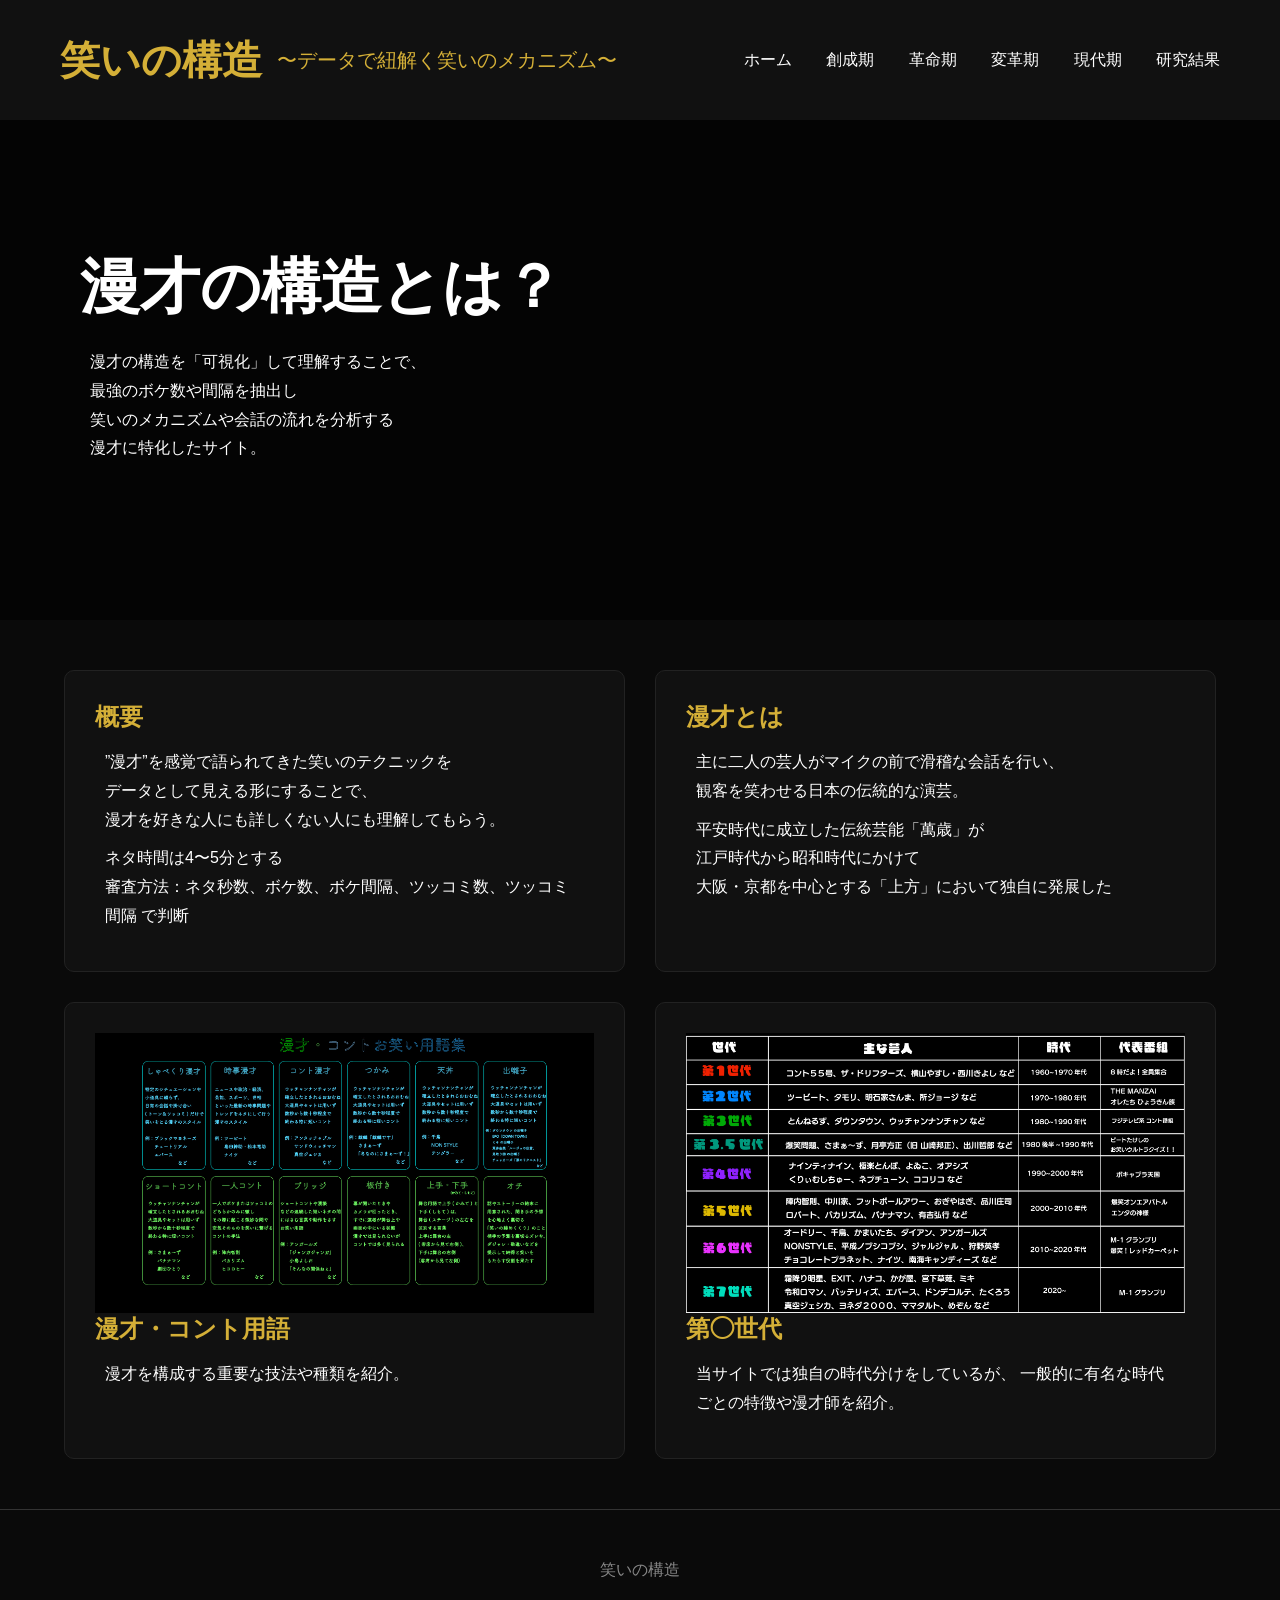
<file: index.html>
<!DOCTYPE html>
<html lang="ja">
<head>
    <meta charset="UTF-8">
    <meta name="viewport" content="width=device-width, initial-scale=1.0">
    <title>笑いの構造</title>
    <link rel="stylesheet" href="style.css">
</head>

<body>
    <header>
        <div class="title-area">
        <h1>
            笑いの構造 
        </h1>
        <h2>
         〜データで紐解く笑いのメカニズム〜   
        </h2>
        </div>

        <nav>
            <a href="index.html">ホーム</a>
            <a href="souseiki.html">創成期</a>
            <a href="kakumeiki.html">革命期</a>
            <a href="henkakuki.html">変革期</a>
            <a href="gendaiki.html">現代期</a>
            <a href="kekka.html">研究結果</a>
        </nav>
    </header>

    <section class="hero">
        <div class="hero-text">
            <h2>漫才の構造とは？</h2>

            <p>
                漫才の構造を「可視化」して理解することで、<br>
                最強のボケ数や間隔を抽出し<br>
                笑いのメカニズムや会話の流れを分析する<br>
                漫才に特化したサイト。<br>
            </p>

        </div>
    </section>

    <main>
        <section class="card">
            <h2>概要</h2>

            <p>
                ”漫才”を感覚で語られてきた笑いのテクニックを<br>
                データとして見える形にすることで、<br>
                漫才を好きな人にも詳しくない人にも理解してもらう。<br>
            </p>

            <p>
                ネタ時間は4〜5分とする<br>
                審査方法：ネタ秒数、ボケ数、ボケ間隔、ツッコミ数、ツッコミ間隔 で判断<br>
            </p>
        </section>

        <section class="card">
            <h2>漫才とは</h2>

            <p>
                主に二人の芸人がマイクの前で滑稽な会話を行い、<br>
                観客を笑わせる日本の伝統的な演芸。<br>
            </p>

            <p>
                平安時代に成立した伝統芸能「萬歳」が<br>
                江戸時代から昭和時代にかけて<br>
                大阪・京都を中心とする「上方」において独自に発展した<br>

            </p>
        </section>

        <section class="card">
            <img src="用語.jpg" alt="漫才・コント用語" class="zoom-image">
            <h2>漫才・コント用語</h2>

            <p>
                漫才を構成する重要な技法や種類を紹介。
            </p>
        </section>

        <section class="card">
            <img src="年表.jpg" alt="年表" class="zoom-image">                                                                                                                                                                                                                                          
            <h2>第◯世代</h2>

            <p>                                                                                                                                         
                当サイトでは独自の時代分けをしているが、
                一般的に有名な時代ごとの特徴や漫才師を紹介。
            </p>
        </section>

        <div id="overlay" onclick="closeImage()">
        <img id="largeImage">
        </div>

        <script>
        function openImage(src){
        document.getElementById("largeImage").src = src;
        document.getElementById("overlay").style.display = "flex";
        }

        function closeImage(){
         document.getElementById("overlay").style.display = "none";
        }
        </script>

    </main>
    <footer>
        <p>笑いの構造</p>
    </footer>

    <div id="modal" class="modal">
        <span class="close">&times;</span>
        <img id="modal-img">
    </div>

    <script>
const modal = document.getElementById("modal");
const modalImg = document.getElementById("modal-img");
const closeBtn = document.querySelector(".close");
const images = document.querySelectorAll(".zoom-image");

images.forEach(image => {
    image.addEventListener("click", () => {
        modal.style.display = "flex";
        modalImg.src = image.src;
    });
});

closeBtn.addEventListener("click", () => {
    modal.style.display = "none";
});

modal.addEventListener("click", (e) => {
    if (e.target === modal) {
        modal.style.display = "none";
    }
});
</script>
</body>
</html>
</file>
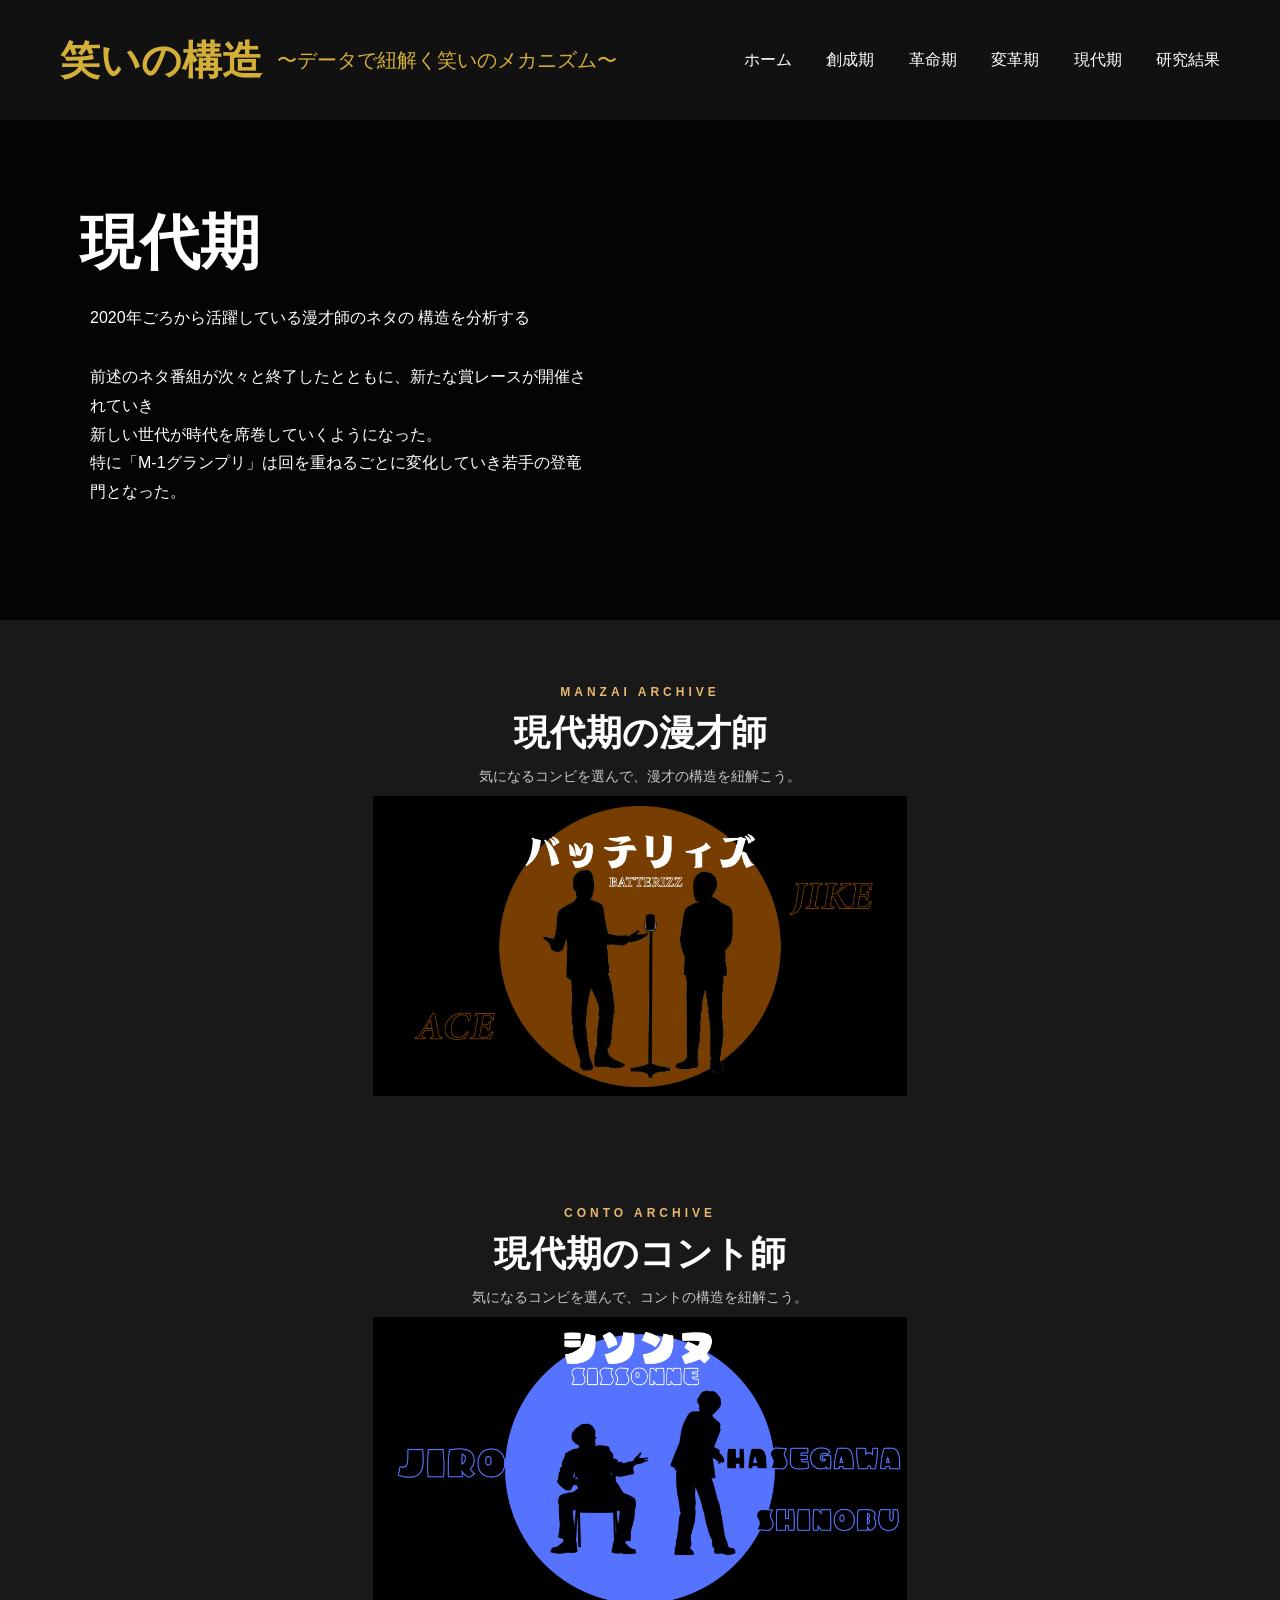
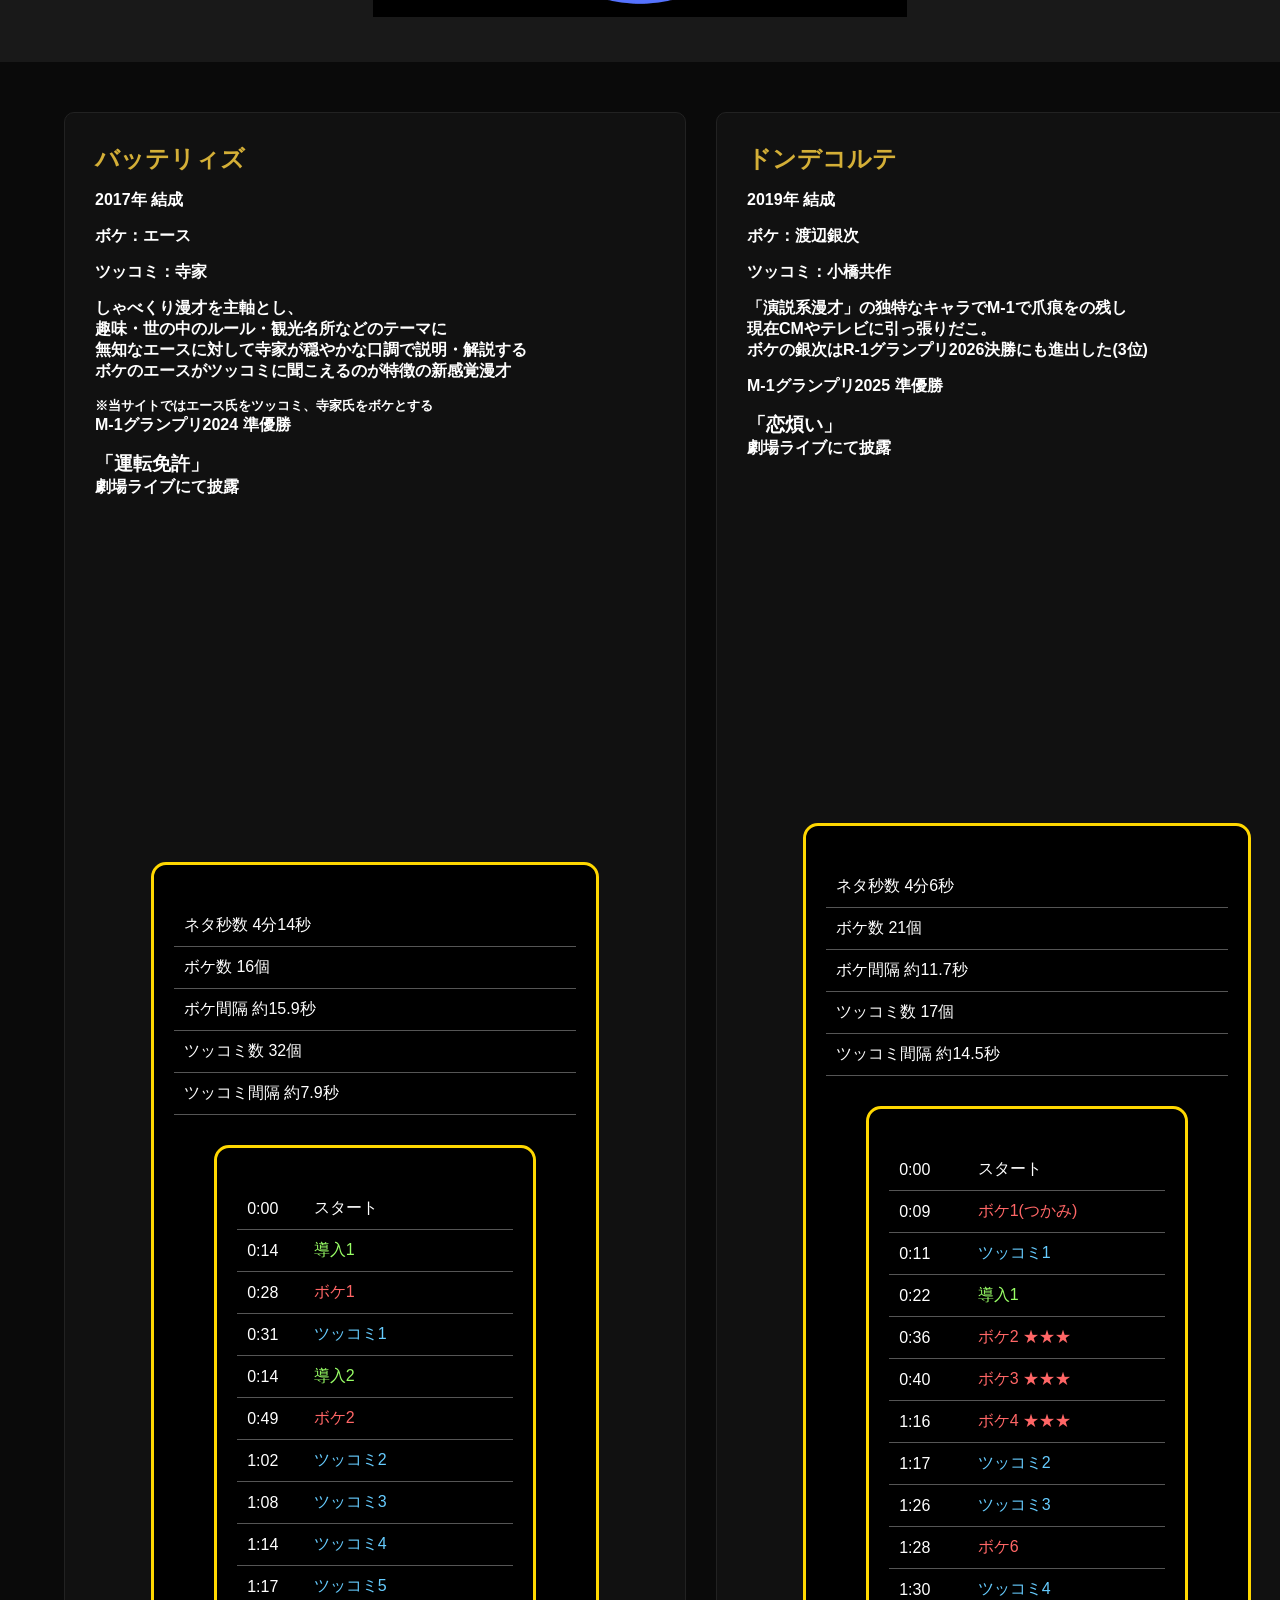
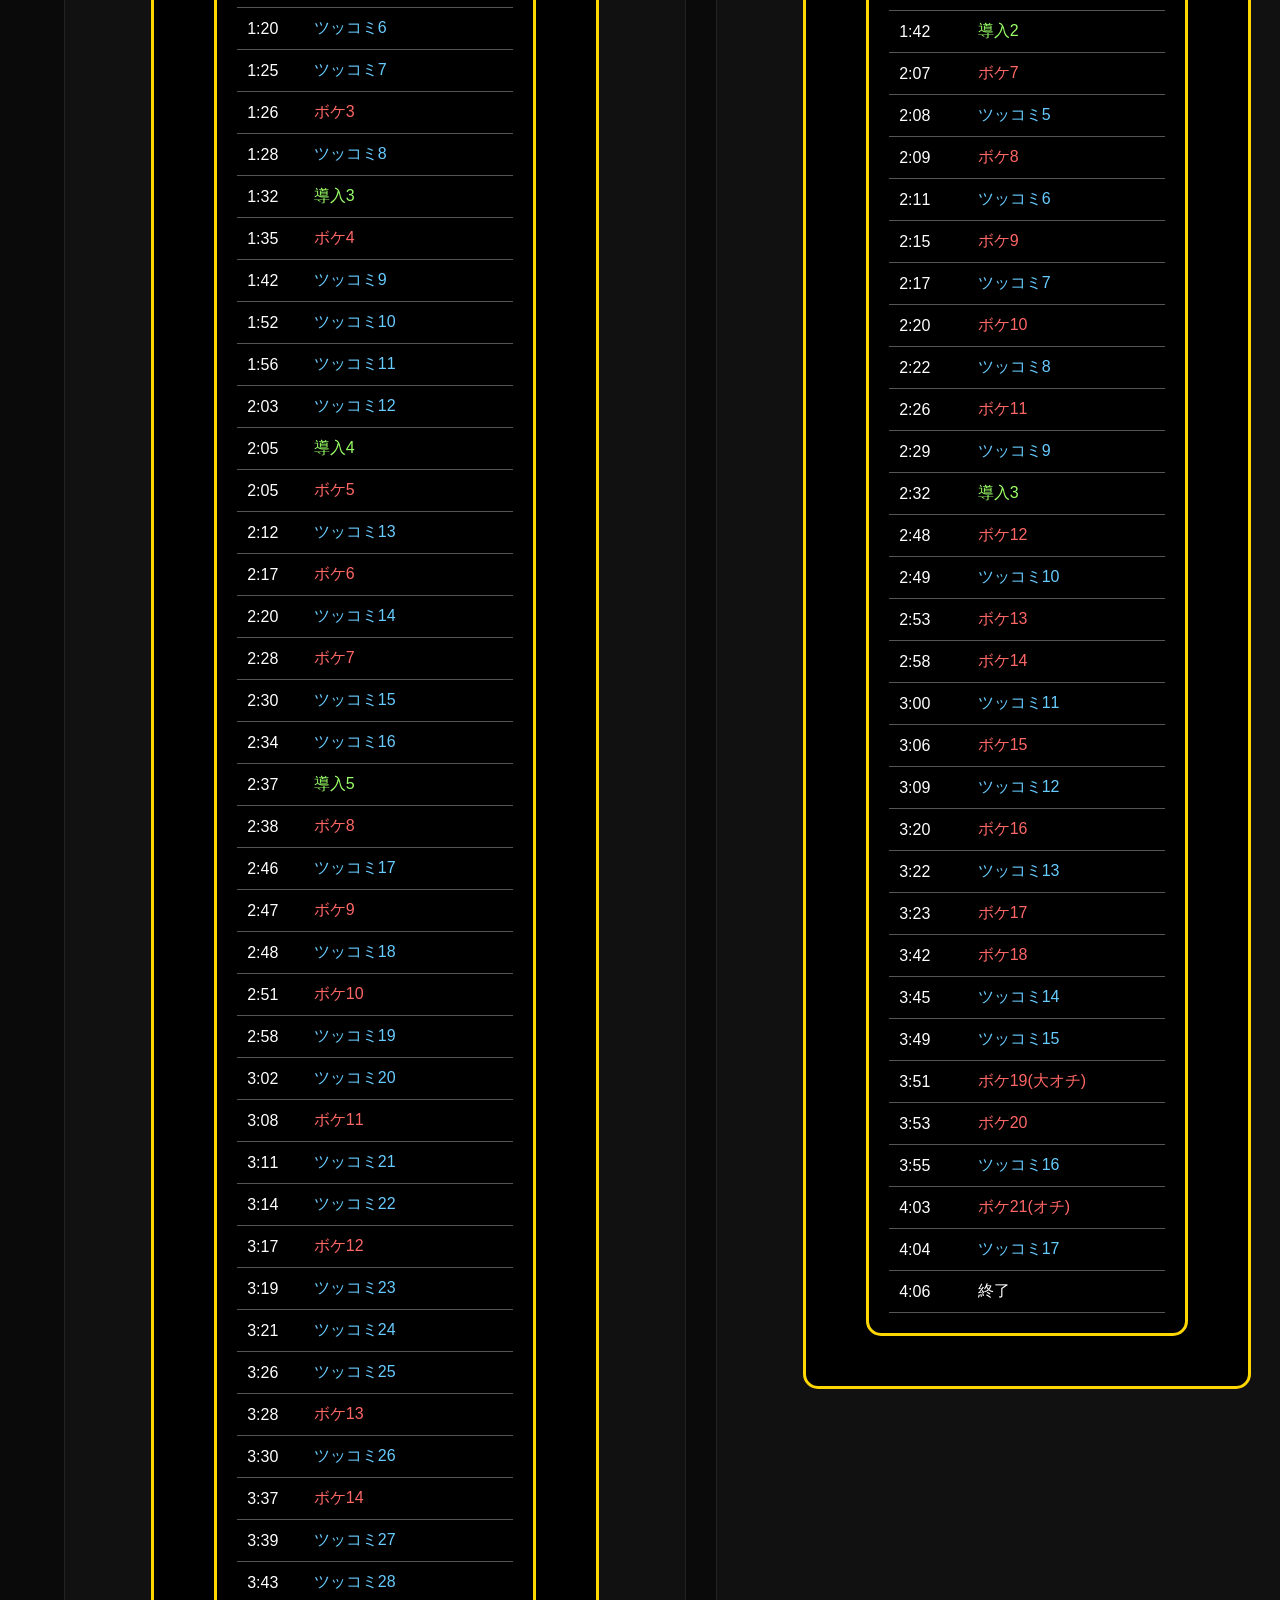
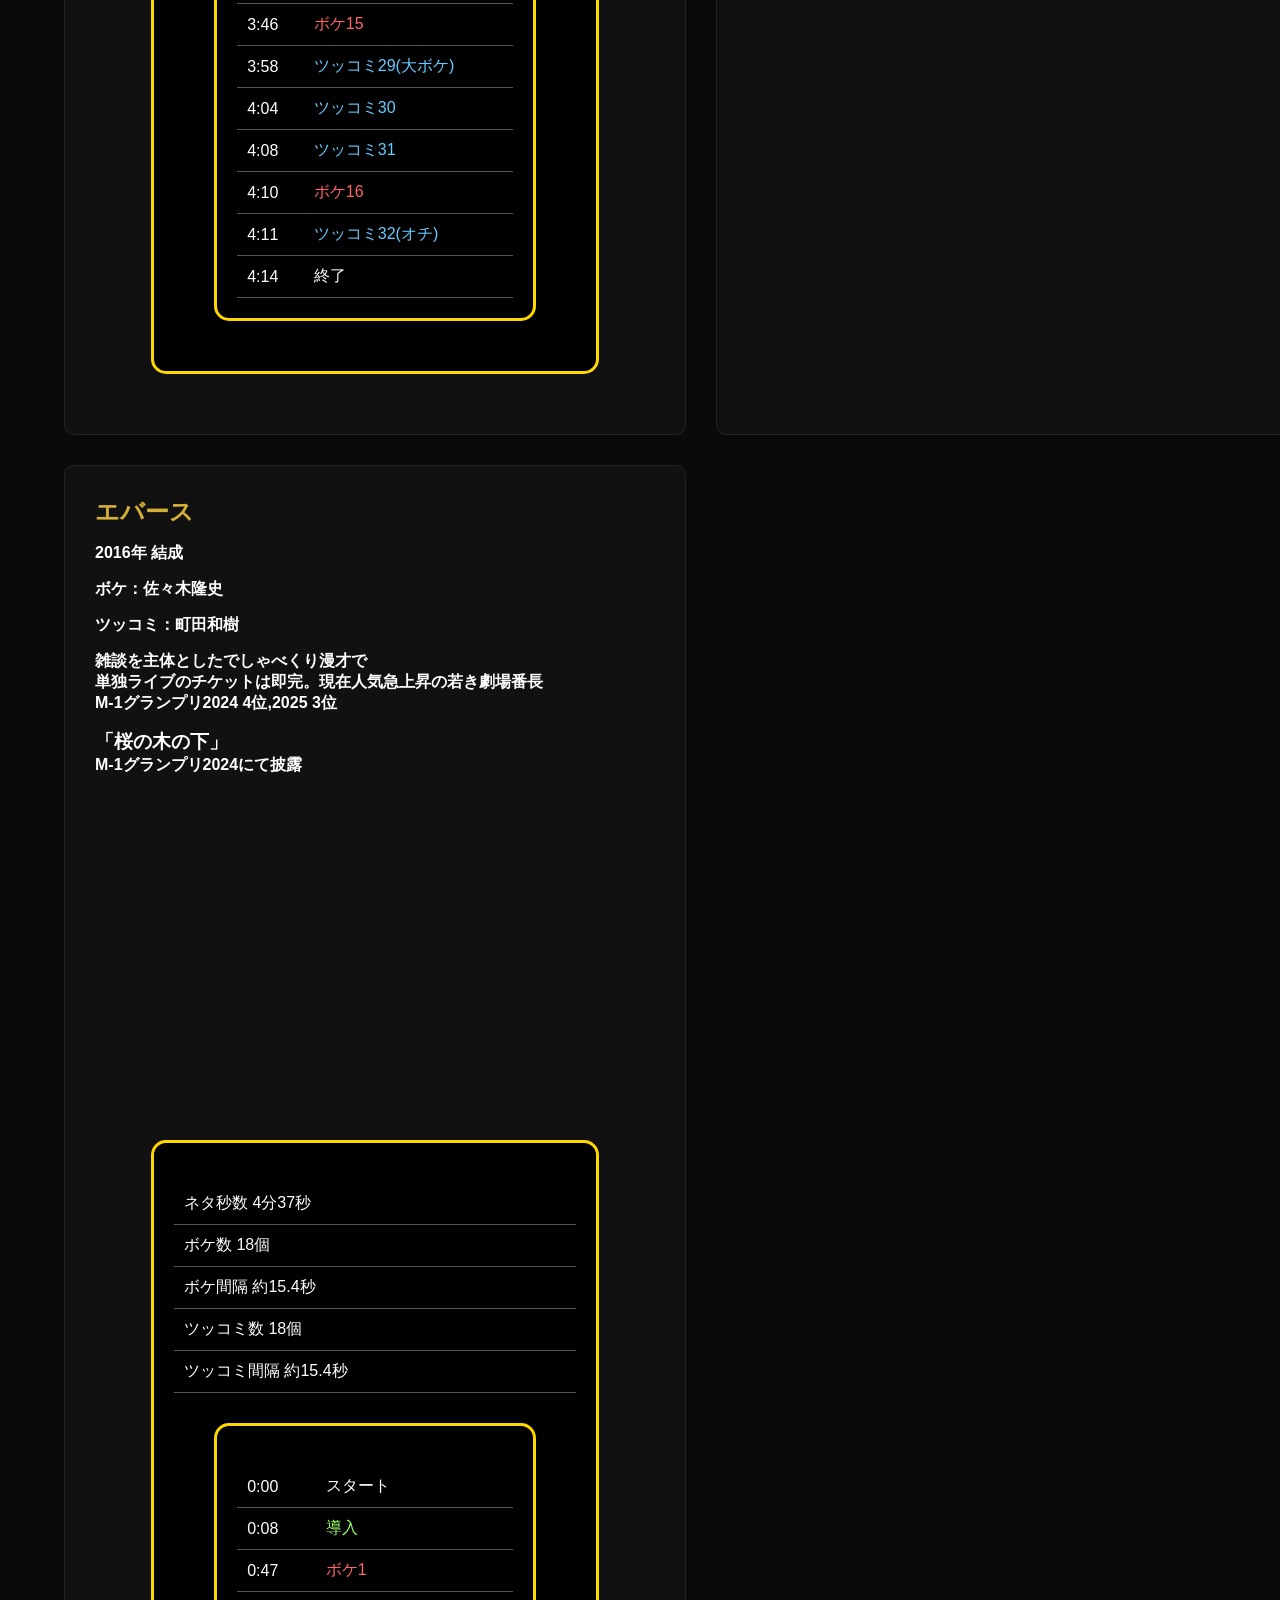
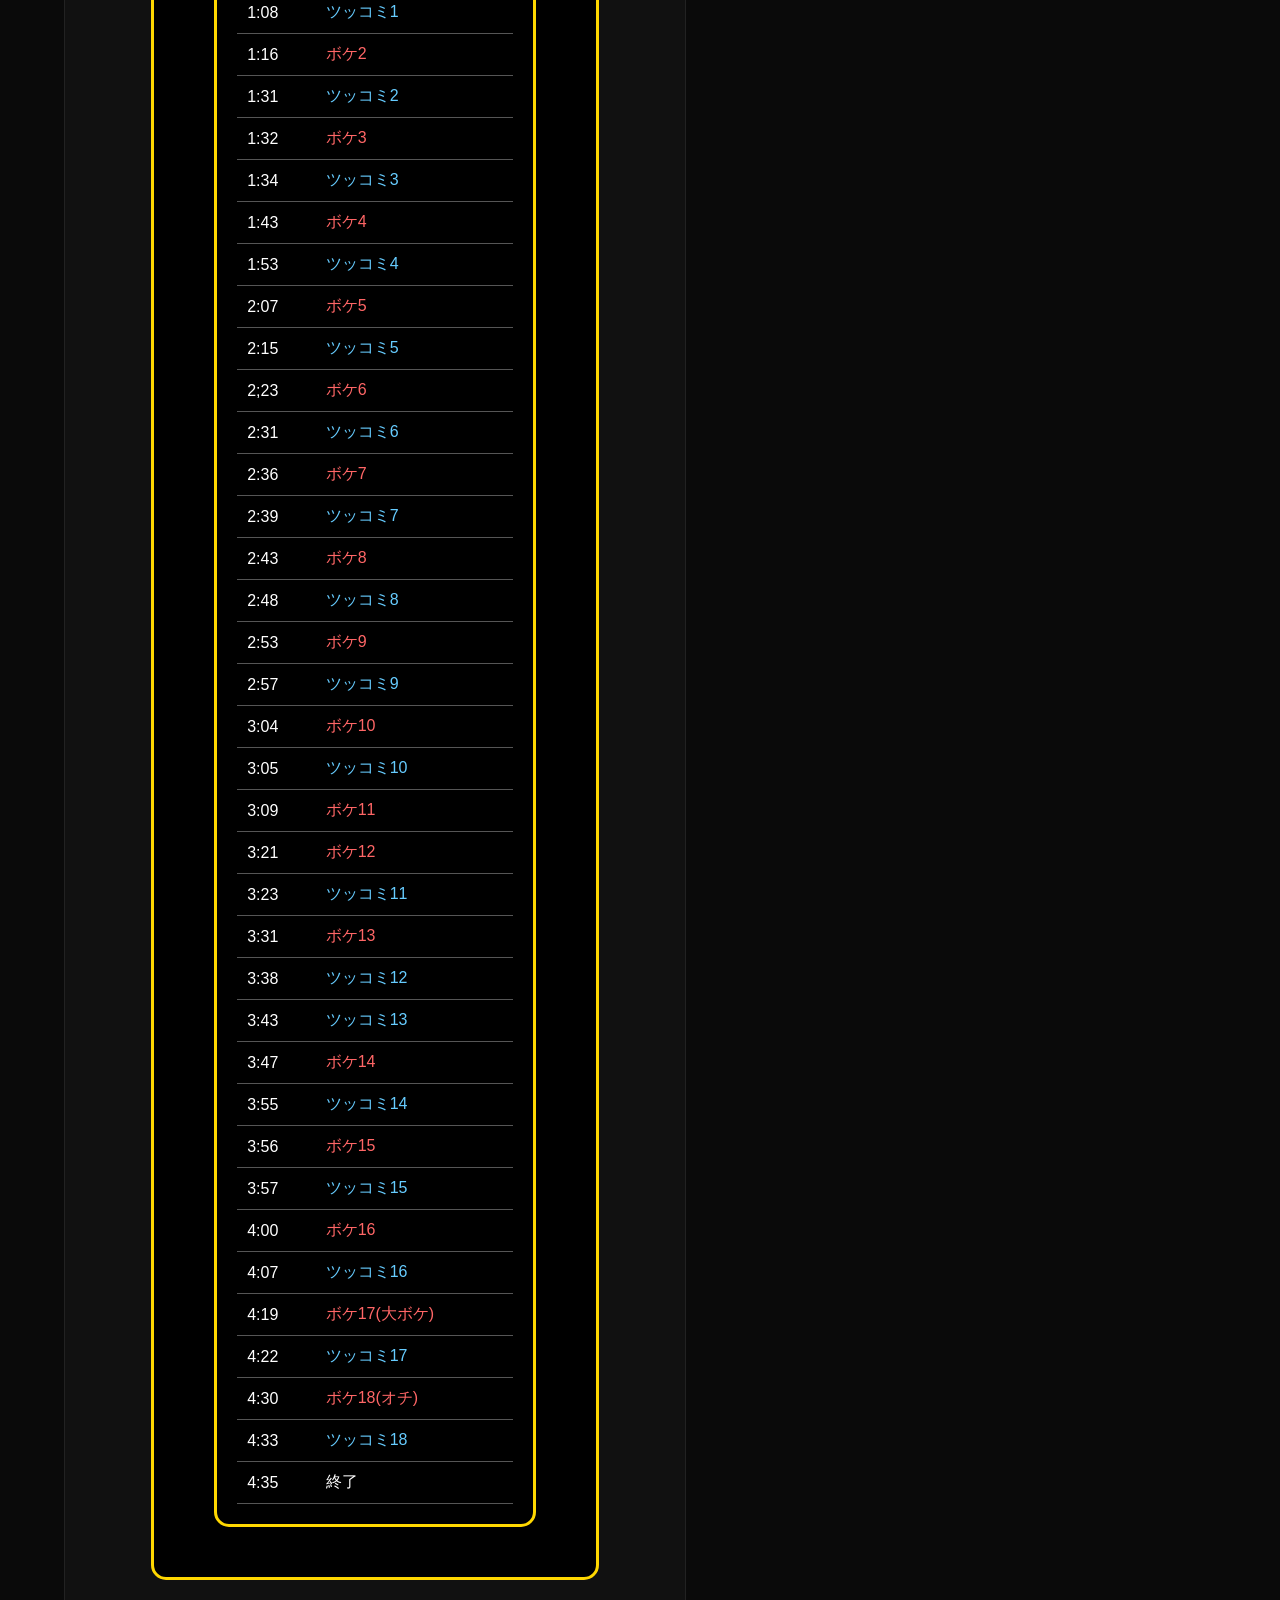
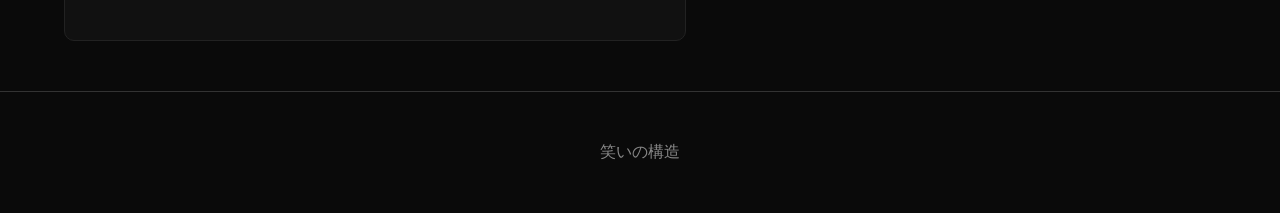
<file: gendaiki.html>
<!DOCTYPE html>
<html lang="ja">
<head>
    <meta charset="UTF-8">
    <meta name="viewport" content="width=device-width, initial-scale=1.0">
    <title>笑いの構造</title>
    <link rel="stylesheet" href="style.css">
</head>

<body>
    <header>
        <div class="title-area">
        <h1>
            笑いの構造
        </h1>
        <h2>
         〜データで紐解く笑いのメカニズム〜   
        </h2>
        </div>

        <nav>
            <a href="index.html">ホーム</a>
            <a href="souseiki.html">創成期</a>
            <a href="kakumeiki.html">革命期</a>
            <a href="henkakuki.html">変革期</a>
            <a href="gendaiki.html">現代期</a>
            <a href="kekka.html">研究結果</a>
        </nav>
    </header>

     <section class="hero">
        <div class="hero-text">
            <h2>現代期</h2>

            <p>
               2020年ごろから活躍している漫才師のネタの
               構造を分析する
            </p> 

            <p>
                前述のネタ番組が次々と終了したとともに、新たな賞レースが開催されていき<br>
                新しい世代が時代を席巻していくようになった。<br>
                特に「M-1グランプリ」は回を重ねるごとに変化していき若手の登竜門となった。<br>
            </p>
            
        </div>
    </section>

    <section class="manzai-carousel">
    <p class="carousel-label">MANZAI ARCHIVE</p>
    <h2>現代期の漫才師</h2>
    <p class="carousel-description">
        気になるコンビを選んで、漫才の構造を紐解こう。
    </p>

    <div class="slider-container">
        <div class="image-container">
            <img src="images/ten.jpg" alt="宣材" class="slider-image">
            <img src="images/eleven.jpg" alt="宣材" class="slider-image">
            <img src="images/twelve.jpg" alt="宣材" class="slider-image">
    </div>

    <p id="carouselCounter" class="carousel-counter"></p>
    <p class="carousel-hint">中央のコンビを選ぶと分析へ移動</p>
    <button id="backToCarousel" class="carousel-back" hidden>
        ← コンビ一覧に戻る
    </button>
    </button>
</section>

<section class="manzai-carousel conto-carousel">
    <p class="carousel-label">CONTO ARCHIVE</p>
    <h2>現代期のコント師</h2>
    <p class="carousel-description">
        気になるコンビを選んで、コントの構造を紐解こう。
    </p>

    <div class="slider-container">
        <div class="image-container">
            <img src="image2/10.jpg" alt="宣材" class="slider-image">
            <img src="image2/11.jpg" alt="宣材" class="slider-image">
            <img src="image2/12.jpg" alt="宣材" class="slider-image">
    </div>

    <p id="carouselCounter" class="carousel-counter"></p>
    <p class="carousel-hint">中央のコンビを選ぶと分析へ移動</p>
    <button id="backToCarousel" class="carousel-back" hidden>
        ← コンビ一覧に戻る
    </button>
    </button>
</section>

     <main>
        <section class="card">
            <h2>バッテリィズ</h2>

            <h4>
                2017年 結成
            </h4>

            <h4>
                ボケ：エース<br>
            </h4>
            
            <h4>
                ツッコミ：寺家<br>
            </h4>

            <h4>
                しゃべくり漫才を主軸とし、<br>
                趣味・世の中のルール・観光名所などのテーマに<br>
                無知なエースに対して寺家が穏やかな口調で説明・解説する<br>
                ボケのエースがツッコミに聞こえるのが特徴の新感覚漫才<br>
            </h4>

            <h5>
                ※当サイトではエース氏をツッコミ、寺家氏をボケとする<br>
            </h5>

            <h4>
                M-1グランプリ2024 準優勝<br>
            </h4>

            <h3>「運転免許」</h3> <h4>劇場ライブにて披露</h4>

            <iframe width="560" height="315" src="https://www.youtube.com/embed/r2OtrKD66MI?si=qGuXnHZgQbuMW0IU" title="YouTube video player" frameborder="0" allow="accelerometer; autoplay; clipboard-write; encrypted-media; gyroscope; picture-in-picture; web-share" referrerpolicy="strict-origin-when-cross-origin" allowfullscreen></iframe>

            <div class="timeline-box">
                <table>
                <tr><td>ネタ秒数 4分14秒</td></tr>
                <tr><td>ボケ数 16個</td></tr>
                <tr><td>ボケ間隔 約15.9秒</td></tr>
                <tr><td>ツッコミ数 32個</td></tr>
                <tr><td>ツッコミ間隔 約7.9秒</td></tr>
                </table>

            <div class="timeline-box">
                <table>
                <tr><td>0:00</td><td>スタート</td></tr>
                <tr><td>0:14</td><td class="intro">導入1</td></tr>
                <tr><td>0:28</td><td class="boke">ボケ1</td></tr>
                <tr><td>0:31</td><td class="tsukkomi">ツッコミ1</td></tr>
                <tr><td>0:14</td><td class="intro">導入2</td></tr>
                <tr><td>0:49</td><td class="boke">ボケ2</td></tr>
                <tr><td>1:02</td><td class="tsukkomi">ツッコミ2</td></tr>
                <tr><td>1:08</td><td class="tsukkomi">ツッコミ3</td></tr>
                <tr><td>1:14</td><td class="tsukkomi">ツッコミ4</td></tr>
                <tr><td>1:17</td><td class="tsukkomi">ツッコミ5</td></tr>
                <tr><td>1:20</td><td class="tsukkomi">ツッコミ6</td></tr>
                <tr><td>1:25</td><td class="tsukkomi">ツッコミ7</td></tr>
                <tr><td>1:26</td><td class="boke">ボケ3</td></tr>
                <tr><td>1:28</td><td class="tsukkomi">ツッコミ8</td></tr>
                <tr><td>1:32</td><td class="intro">導入3</td></tr>
                <tr><td>1:35</td><td class="boke">ボケ4</td></tr>
                <tr><td>1:42</td><td class="tsukkomi">ツッコミ9</td></tr>
                <tr><td>1:52</td><td class="tsukkomi">ツッコミ10</td></tr>
                <tr><td>1:56</td><td class="tsukkomi">ツッコミ11</td></tr>
                <tr><td>2:03</td><td class="tsukkomi">ツッコミ12</td></tr>
                <tr><td>2:05</td><td class="intro">導入4</td></tr>
                <tr><td>2:05</td><td class="boke">ボケ5</td></tr>
                <tr><td>2:12</td><td class="tsukkomi">ツッコミ13</td></tr>
                <tr><td>2:17</td><td class="boke">ボケ6</td></tr>
                <tr><td>2:20</td><td class="tsukkomi">ツッコミ14</td></tr>
                <tr><td>2:28</td><td class="boke">ボケ7</td></tr>
                <tr><td>2:30</td><td class="tsukkomi">ツッコミ15</td></tr>
                <tr><td>2:34</td><td class="tsukkomi">ツッコミ16</td></tr>
                <tr><td>2:37</td><td class="intro">導入5</td></tr>
                <tr><td>2:38</td><td class="boke">ボケ8</td></tr>
                <tr><td>2:46</td><td class="tsukkomi">ツッコミ17</td></tr>
                <tr><td>2:47</td><td class="boke">ボケ9</td></tr>
                <tr><td>2:48</td><td class="tsukkomi">ツッコミ18</td></tr>
                <tr><td>2:51</td><td class="boke">ボケ10</td></tr>
                <tr><td>2:58</td><td class="tsukkomi">ツッコミ19</td></tr>
                <tr><td>3:02</td><td class="tsukkomi">ツッコミ20</td></tr>
                <tr><td>3:08</td><td class="boke">ボケ11</td></tr>
                <tr><td>3:11</td><td class="tsukkomi">ツッコミ21</td></tr>
                <tr><td>3:14</td><td class="tsukkomi">ツッコミ22</td></tr>
                <tr><td>3:17</td><td class="boke">ボケ12</td></tr>
                <tr><td>3:19</td><td class="tsukkomi">ツッコミ23</td></tr>
                <tr><td>3:21</td><td class="tsukkomi">ツッコミ24</td></tr>
                <tr><td>3:26</td><td class="tsukkomi">ツッコミ25</td></tr>
                <tr><td>3:28</td><td class="boke">ボケ13</td></tr>
                <tr><td>3:30</td><td class="tsukkomi">ツッコミ26</td></tr>
                <tr><td>3:37</td><td class="boke">ボケ14</td></tr>
                <tr><td>3:39</td><td class="tsukkomi">ツッコミ27</td></tr>
                <tr><td>3:43</td><td class="tsukkomi">ツッコミ28</td></tr>
                <tr><td>3:46</td><td class="boke">ボケ15</td></tr>
                <tr><td>3:58</td><td class="tsukkomi">ツッコミ29(大ボケ)</td></tr>
                <tr><td>4:04</td><td class="tsukkomi">ツッコミ30</td></tr>
                <tr><td>4:08</td><td class="tsukkomi">ツッコミ31</td></tr>
                <tr><td>4:10</td><td class="boke">ボケ16</td></tr>
                <tr><td>4:11</td><td class="tsukkomi">ツッコミ32(オチ)</td></tr>
                <tr><td>4:14</td><td>終了</td></tr>
            </table>
            </div>
        </section>

        <section class="card">
            <h2>ドンデコルテ</h2>

            <h4>
                2019年 結成
            </h4>

            <h4>
                ボケ：渡辺銀次<br>
            </h4>

            <h4>
                ツッコミ：小橋共作<br>
            </h4>

            <h4>
                「演説系漫才」の独特なキャラでM-1で爪痕をの残し<br>
                現在CMやテレビに引っ張りだこ。<br>
                ボケの銀次はR-1グランプリ2026決勝にも進出した(3位)<br>
            </h4>

            <h4>
                M-1グランプリ2025 準優勝<br>
            </h4>
                

             <h3>「恋煩い」</h3> <h4>劇場ライブにて披露</h4>

             <iframe width="560" height="315" src="https://www.youtube.com/embed/SuAVfJXJH_w?si=Bhzf0xzOQ-sqa_4k" title="YouTube video player" frameborder="0" allow="accelerometer; autoplay; clipboard-write; encrypted-media; gyroscope; picture-in-picture; web-share" referrerpolicy="strict-origin-when-cross-origin" allowfullscreen></iframe>

            <div class="timeline-box">
                <table>
                <tr><td>ネタ秒数 4分6秒</td></tr>
                <tr><td>ボケ数 21個</td></tr>
                <tr><td>ボケ間隔 約11.7秒</td></tr>
                <tr><td>ツッコミ数 17個</td></tr>
                <tr><td>ツッコミ間隔 約14.5秒</td></tr>
                </table>

            <div class="timeline-box">
                <table>
                <tr><td>0:00</td><td>スタート</td></tr>
                <tr><td>0:09</td><td class="boke">ボケ1(つかみ)</td></tr>
                <tr><td>0:11</td><td class="tsukkomi">ツッコミ1</td></tr>
                <tr><td>0:22</td><td class="intro">導入1</td></tr>
                <tr><td>0:36</td><td class="boke">ボケ2 ★★★</td></tr>
                <tr><td>0:40</td><td class="boke">ボケ3 ★★★</td></tr>
                <tr><td>1:16</td><td class="boke">ボケ4 ★★★</td></tr>
                <tr><td>1:17</td><td class="tsukkomi">ツッコミ2</td></tr>
                <tr><td>1:26</td><td class="tsukkomi">ツッコミ3</td></tr>
                <tr><td>1:28</td><td class="boke">ボケ6</td></tr>
                <tr><td>1:30</td><td class="tsukkomi">ツッコミ4</td></tr>
                <tr><td>1:42</td><td class="intro">導入2</td></tr>
                <tr><td>2:07</td><td class="boke">ボケ7</td></tr>
                <tr><td>2:08</td><td class="tsukkomi">ツッコミ5</td></tr>
                <tr><td>2:09</td><td class="boke">ボケ8</td></tr>
                <tr><td>2:11</td><td class="tsukkomi">ツッコミ6</td></tr>
                <tr><td>2:15</td><td class="boke">ボケ9</td></tr>
                <tr><td>2:17</td><td class="tsukkomi">ツッコミ7</td></tr>
                <tr><td>2:20</td><td class="boke">ボケ10</td></tr>
                <tr><td>2:22</td><td class="tsukkomi">ツッコミ8</td></tr>
                <tr><td>2:26</td><td class="boke">ボケ11</td></tr>
                <tr><td>2:29</td><td class="tsukkomi">ツッコミ9</td></tr>
                <tr><td>2:32</td><td class="intro">導入3</td></tr>
                <tr><td>2:48</td><td class="boke">ボケ12</td></tr>
                <tr><td>2:49</td><td class="tsukkomi">ツッコミ10</td></tr>
                <tr><td>2:53</td><td class="boke">ボケ13</td></tr>
                <tr><td>2:58</td><td class="boke">ボケ14</td></tr>
                <tr><td>3:00</td><td class="tsukkomi">ツッコミ11</td></tr>
                <tr><td>3:06</td><td class="boke">ボケ15</td></tr>
                <tr><td>3:09</td><td class="tsukkomi">ツッコミ12</td></tr>
                <tr><td>3:20</td><td class="boke">ボケ16</td></tr>
                <tr><td>3:22</td><td class="tsukkomi">ツッコミ13</td></tr>
                <tr><td>3:23</td><td class="boke">ボケ17</td></tr>
                <tr><td>3:42</td><td class="boke">ボケ18</td></tr>
                <tr><td>3:45</td><td class="tsukkomi">ツッコミ14</td></tr>
                <tr><td>3:49</td><td class="tsukkomi">ツッコミ15</td></tr>
                <tr><td>3:51</td><td class="boke">ボケ19(大オチ)</td></tr>
                <tr><td>3:53</td><td class="boke">ボケ20</td></tr>
                <tr><td>3:55</td><td class="tsukkomi">ツッコミ16</td></tr>
                <tr><td>4:03</td><td class="boke">ボケ21(オチ)</td></tr>
                <tr><td>4:04</td><td class="tsukkomi">ツッコミ17</td></tr>
                <tr><td>4:06</td><td>終了</td></tr>
            </table>
            </div>
        </section>

        <section class="card">
            <h2>エバース</h2>

            <h4>
                2016年 結成
            </h4>

            <h4>
                ボケ：佐々木隆史<br>
            </h4>

            <h4>
                ツッコミ：町田和樹<br>
            </h4>

            <h4>
                雑談を主体としたでしゃべくり漫才で<br>
                単独ライブのチケットは即完。現在人気急上昇の若き劇場番長<br>
                M-1グランプリ2024 4位,2025 3位<br>
            </h4>


             <h3>「桜の木の下」</h3> <h4>M-1グランプリ2024にて披露</h4>

            <iframe width="560" height="315" src="https://www.youtube.com/embed/kfbpoEgKsmU?si=GiKbrFF-epQh1ueg" title="YouTube video player" frameborder="0" allow="accelerometer; autoplay; clipboard-write; encrypted-media; gyroscope; picture-in-picture; web-share" referrerpolicy="strict-origin-when-cross-origin" allowfullscreen></iframe>

            <div class="timeline-box">
                <table>
                <tr><td>ネタ秒数 4分37秒</td></tr>
                <tr><td>ボケ数 18個</td></tr>
                <tr><td>ボケ間隔 約15.4秒</td></tr>
                <tr><td>ツッコミ数 18個</td></tr>
                <tr><td>ツッコミ間隔 約15.4秒</td></tr>
                </table>

            <div class="timeline-box">
                <table>
                <tr><td>0:00</td><td>スタート</td></tr>
                <tr><td>0:08</td><td class="intro">導入</td></tr>
                <tr><td>0:47</td><td class="boke">ボケ1</td></tr>
                <tr><td>1:08</td><td class="tsukkomi">ツッコミ1</td></tr>
                <tr><td>1:16</td><td class="boke">ボケ2</td></tr>
                <tr><td>1:31</td><td class="tsukkomi">ツッコミ2</td></tr>
                <tr><td>1:32</td><td class="boke">ボケ3</td></tr>
                <tr><td>1:34</td><td class="tsukkomi">ツッコミ3</td></tr>
                <tr><td>1:43</td><td class="boke">ボケ4</td></tr>
                <tr><td>1:53</td><td class="tsukkomi">ツッコミ4</td></tr>
                <tr><td>2:07</td><td class="boke">ボケ5</td></tr>
                <tr><td>2:15</td><td class="tsukkomi">ツッコミ5</td></tr>
                <tr><td>2;23</td><td class="boke">ボケ6</td></tr>
                <tr><td>2:31</td><td class="tsukkomi">ツッコミ6</td></tr>
                <tr><td>2:36</td><td class="boke">ボケ7</td></tr>
                <tr><td>2:39</td><td class="tsukkomi">ツッコミ7</td></tr>
                <tr><td>2:43</td><td class="boke">ボケ8</td></tr>
                <tr><td>2:48</td><td class="tsukkomi">ツッコミ8</td></tr>
                <tr><td>2:53</td><td class="boke">ボケ9</td></tr>
                <tr><td>2:57</td><td class="tsukkomi">ツッコミ9</td></tr>
                <tr><td>3:04</td><td class="boke">ボケ10</td></tr>
                <tr><td>3:05</td><td class="tsukkomi">ツッコミ10</td></tr>
                <tr><td>3:09</td><td class="boke">ボケ11</td></tr>
                <tr><td>3:21</td><td class="boke">ボケ12</td></tr>
                <tr><td>3:23</td><td class="tsukkomi">ツッコミ11</td></tr>
                <tr><td>3:31</td><td class="boke">ボケ13</td></tr>
                <tr><td>3:38</td><td class="tsukkomi">ツッコミ12</td></tr>
                <tr><td>3:43</td><td class="tsukkomi">ツッコミ13</td></tr>
                <tr><td>3:47</td><td class="boke">ボケ14</td></tr>
                <tr><td>3:55</td><td class="tsukkomi">ツッコミ14</td></tr>
                <tr><td>3:56</td><td class="boke">ボケ15</td></tr>
                <tr><td>3:57</td><td class="tsukkomi">ツッコミ15</td></tr>
                <tr><td>4:00</td><td class="boke">ボケ16</td></tr>
                <tr><td>4:07</td><td class="tsukkomi">ツッコミ16</td></tr>
                <tr><td>4:19</td><td class="boke">ボケ17(大ボケ)</td></tr>
                <tr><td>4:22</td><td class="tsukkomi">ツッコミ17</td></tr>
                <tr><td>4:30</td><td class="boke">ボケ18(オチ)</td></tr>
                <tr><td>4:33</td><td class="tsukkomi">ツッコミ18</td></tr>
                <tr><td>4:35</td><td>終了</td></tr>
            </table>
            </div>
        </section>


    </main>
    <footer>
        <p>笑いの構造</p>
    </footer>
</body>
</html>
</file>
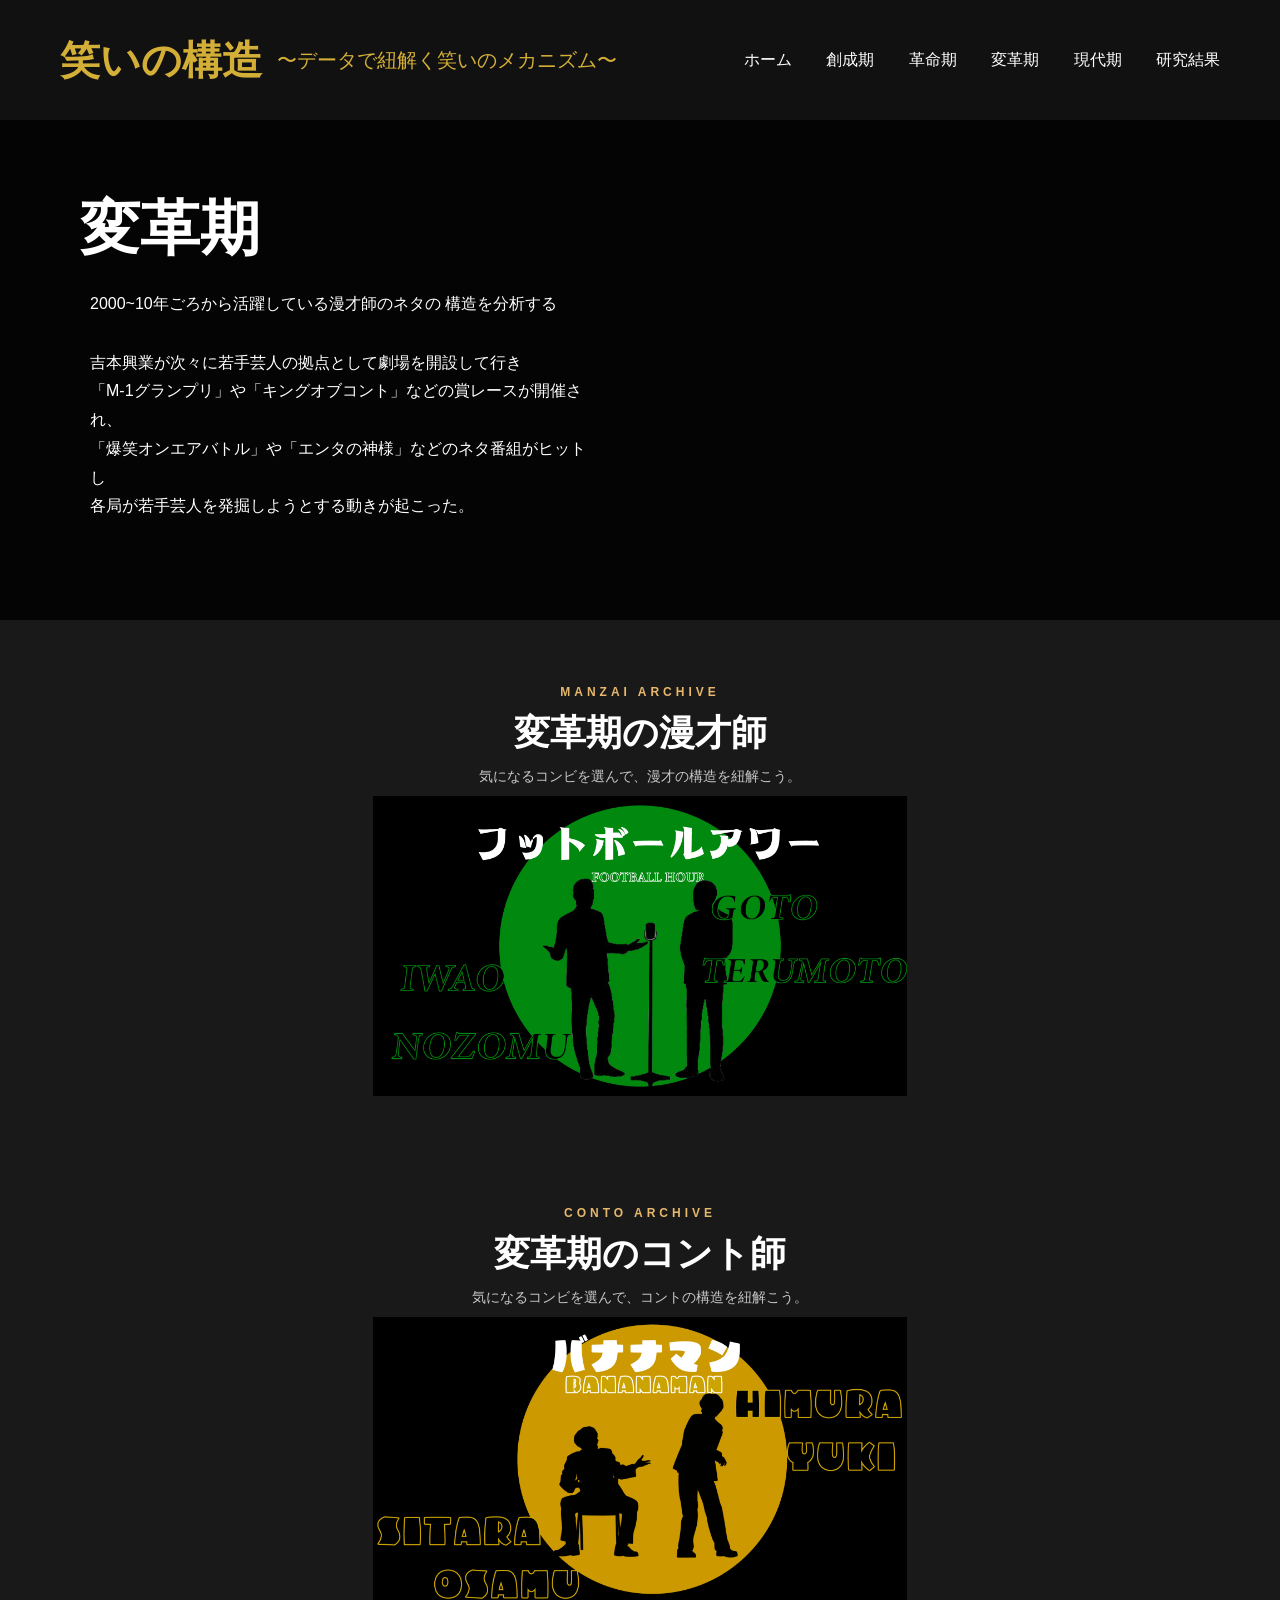
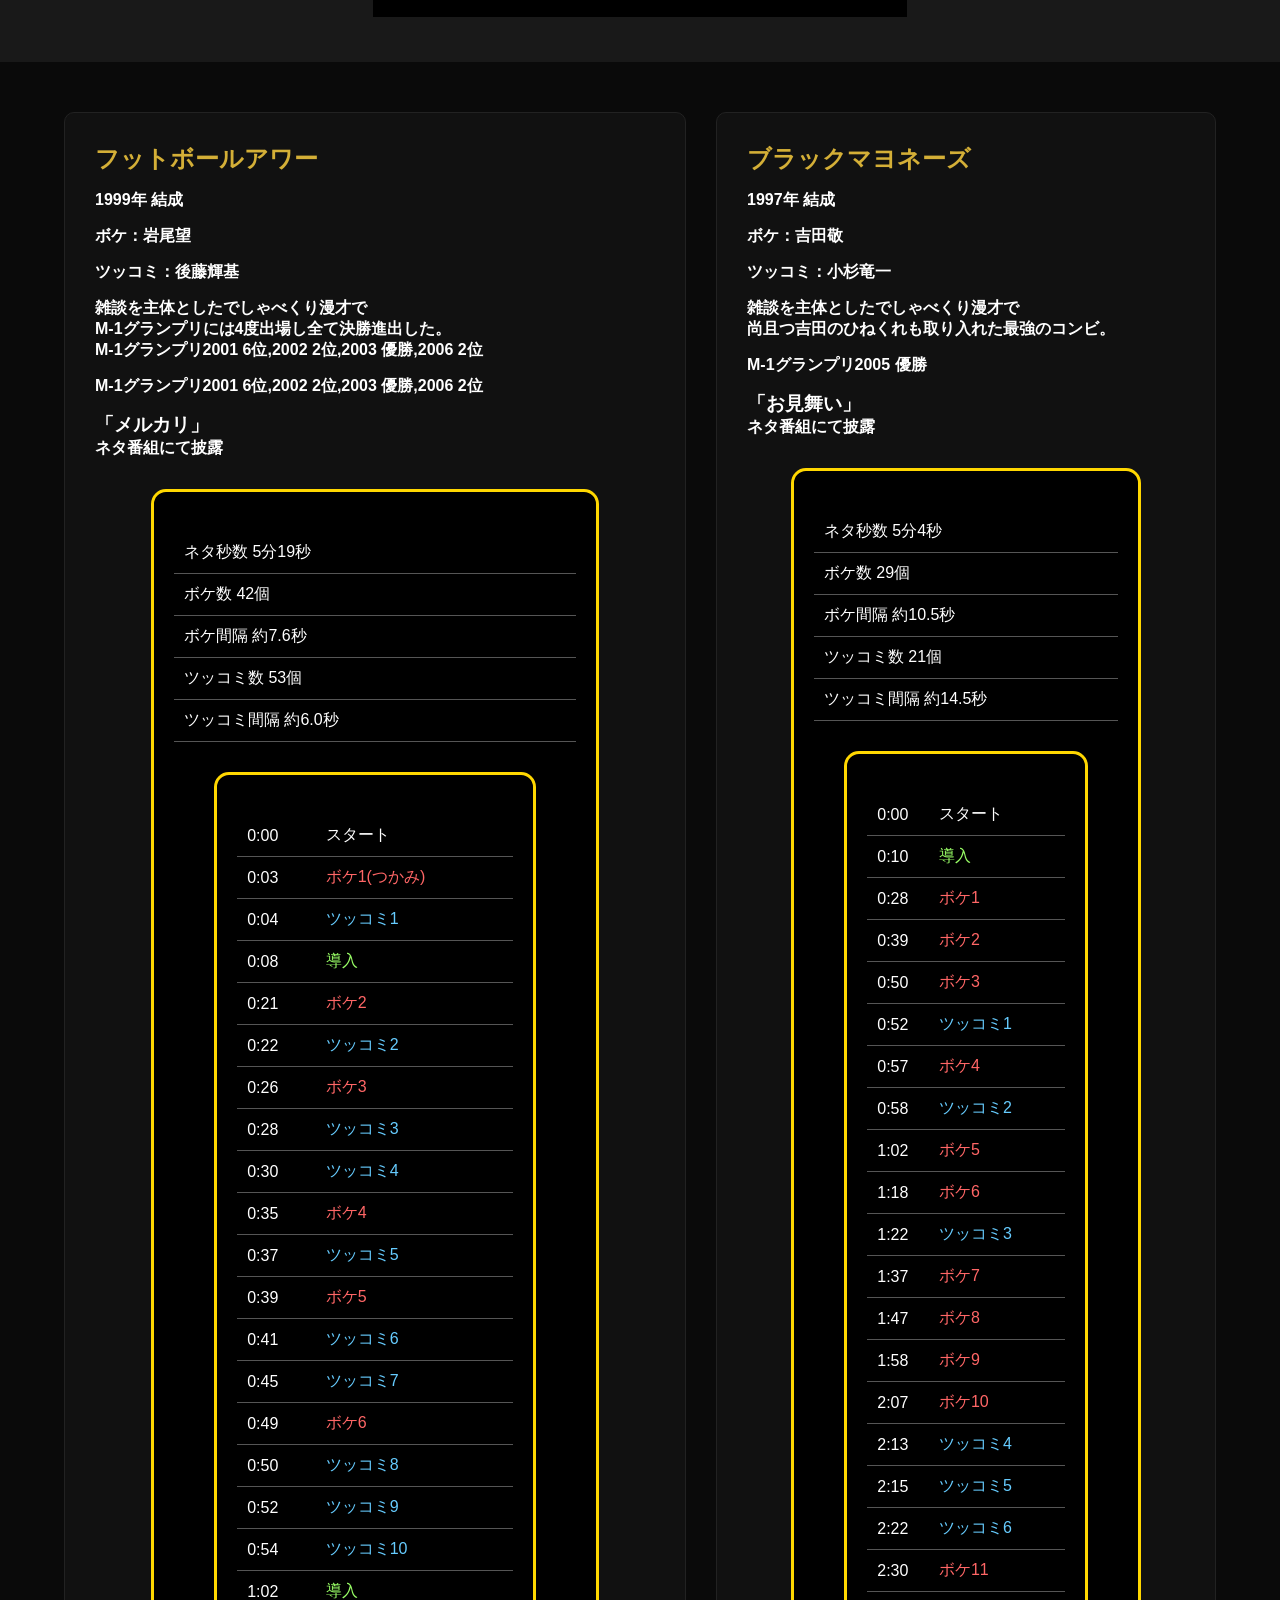
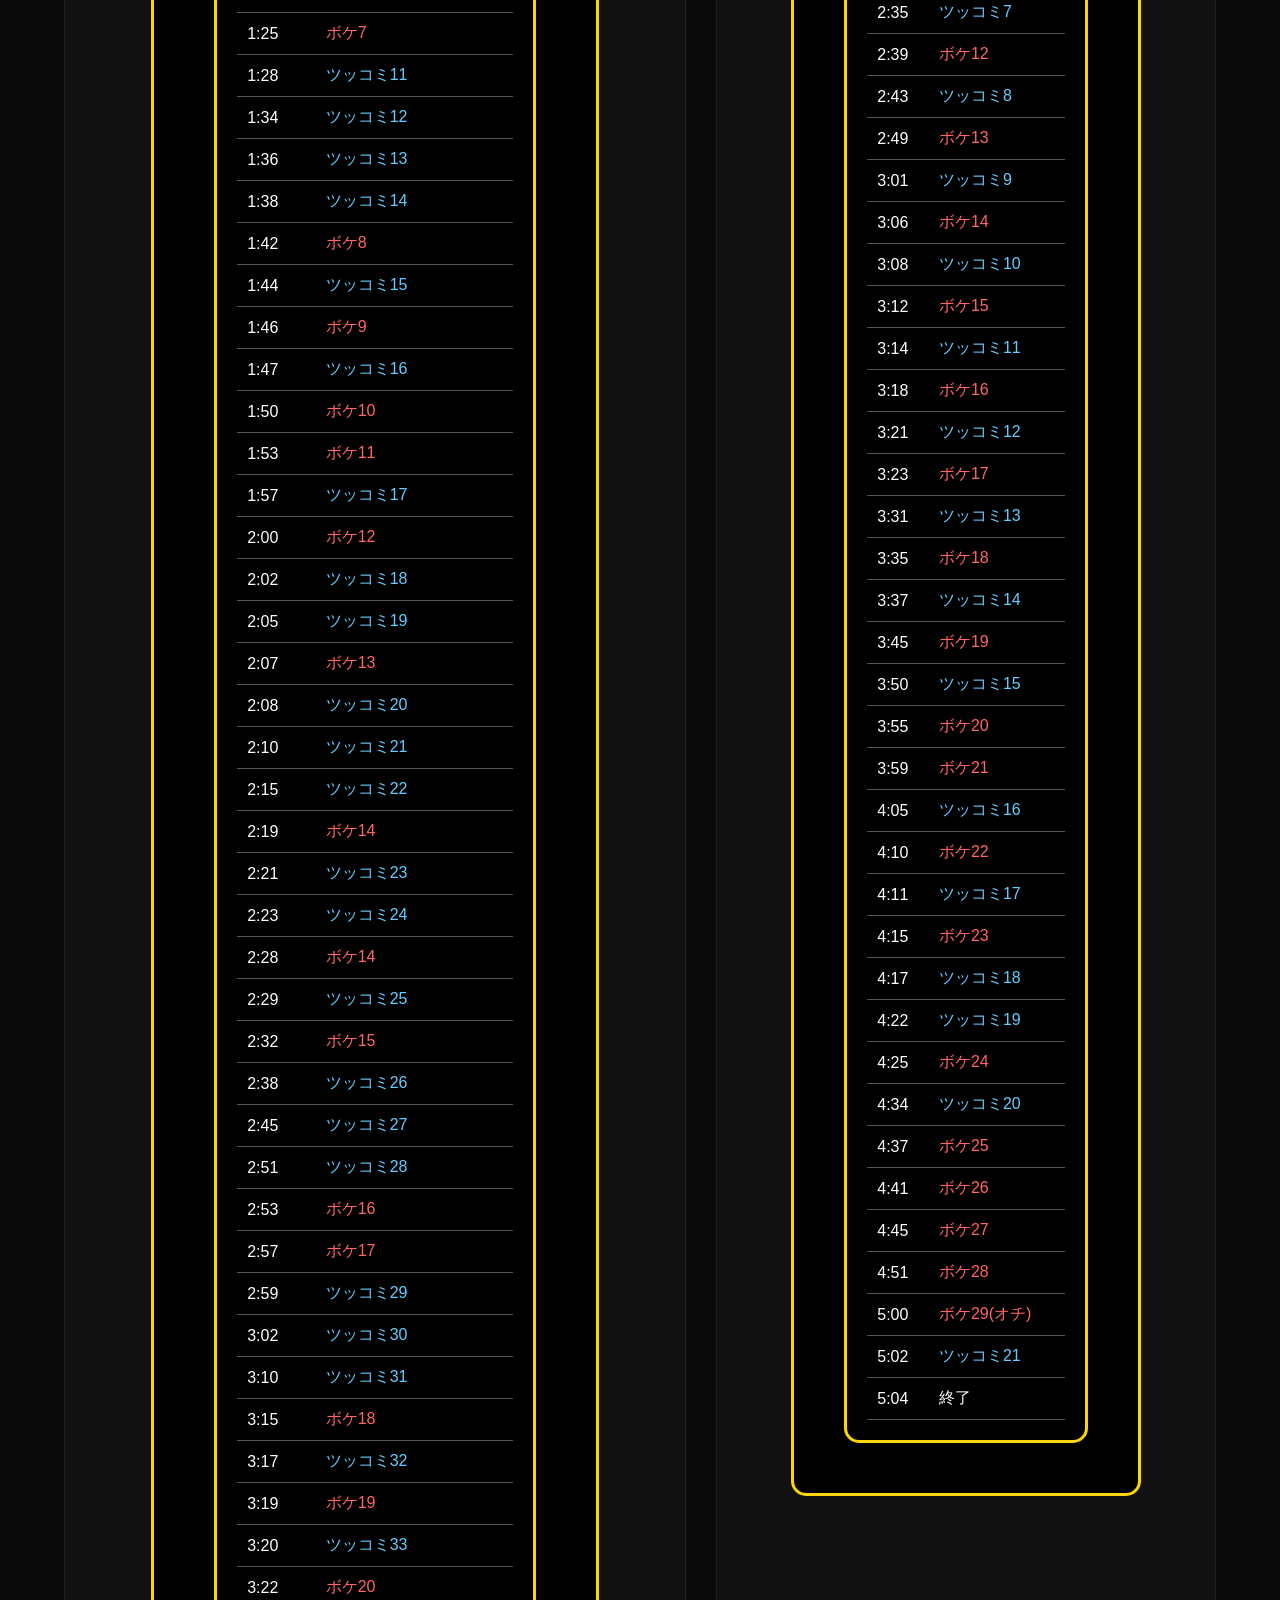
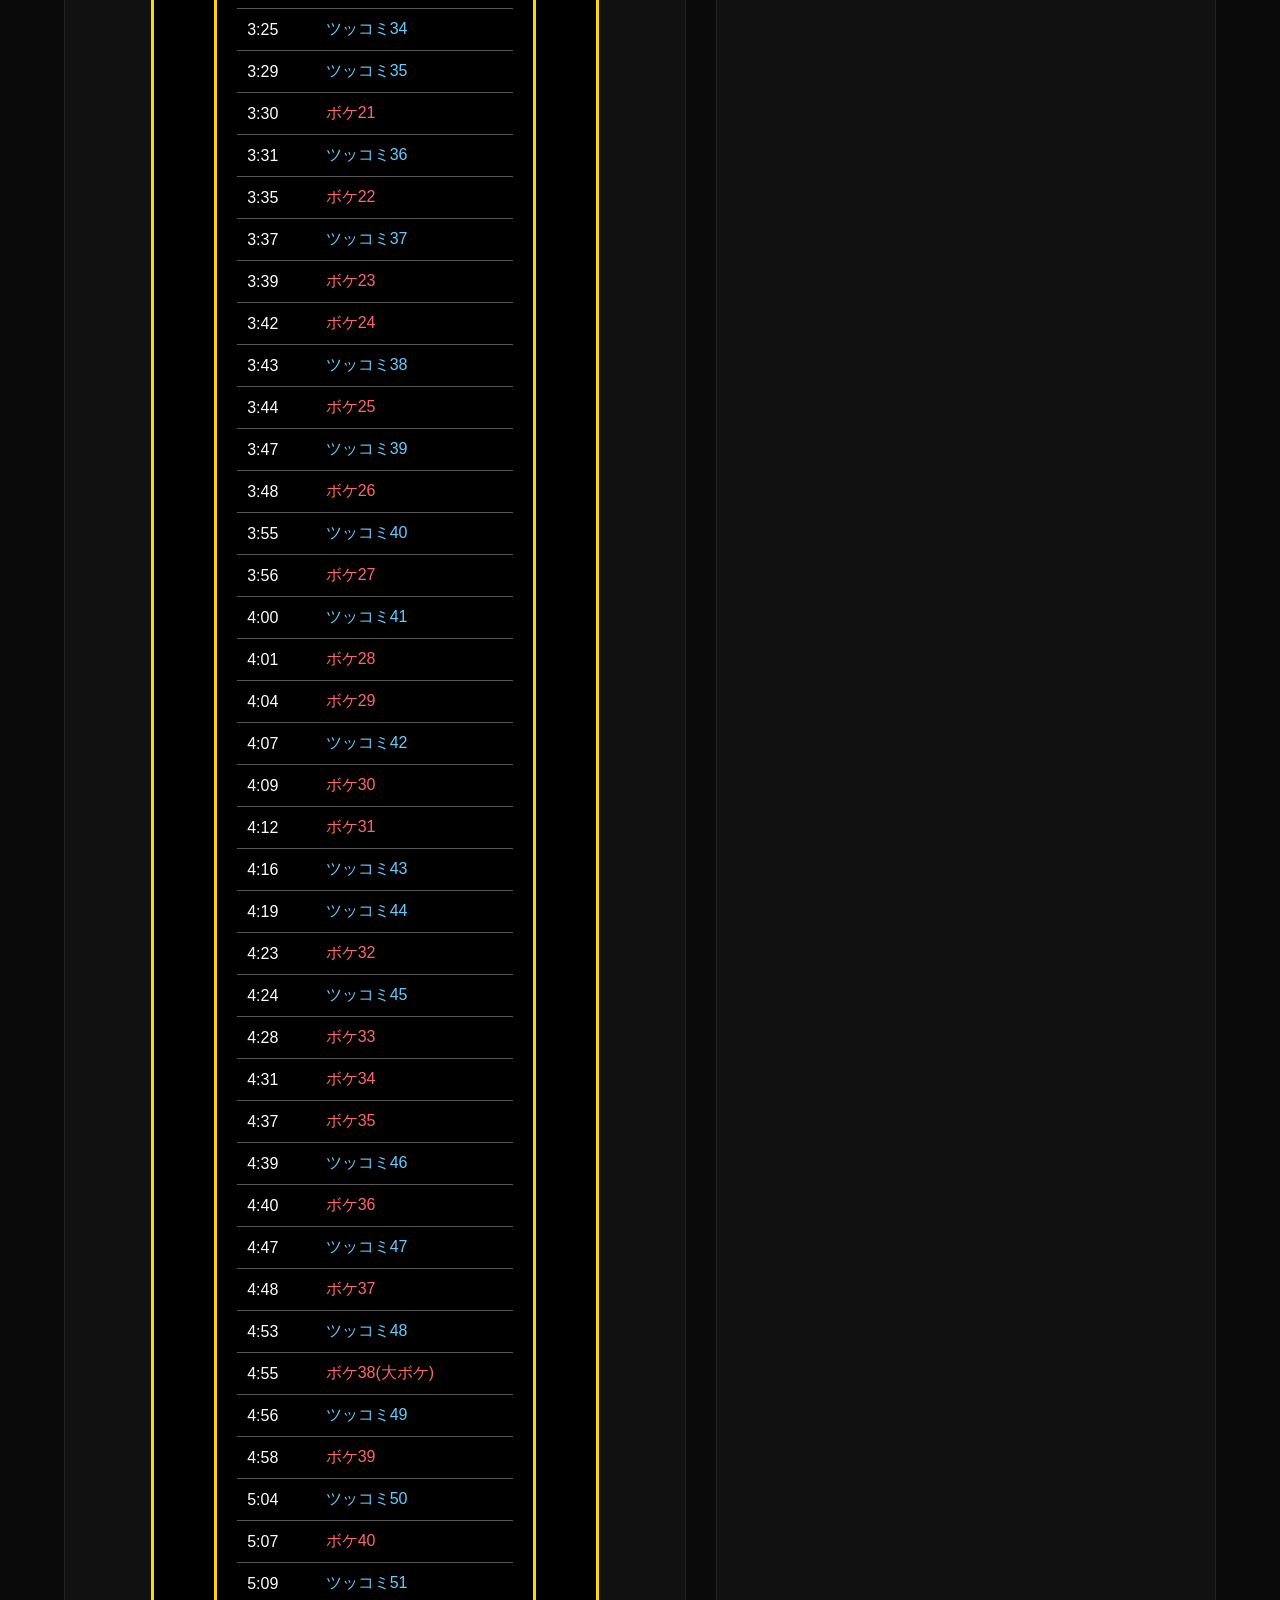
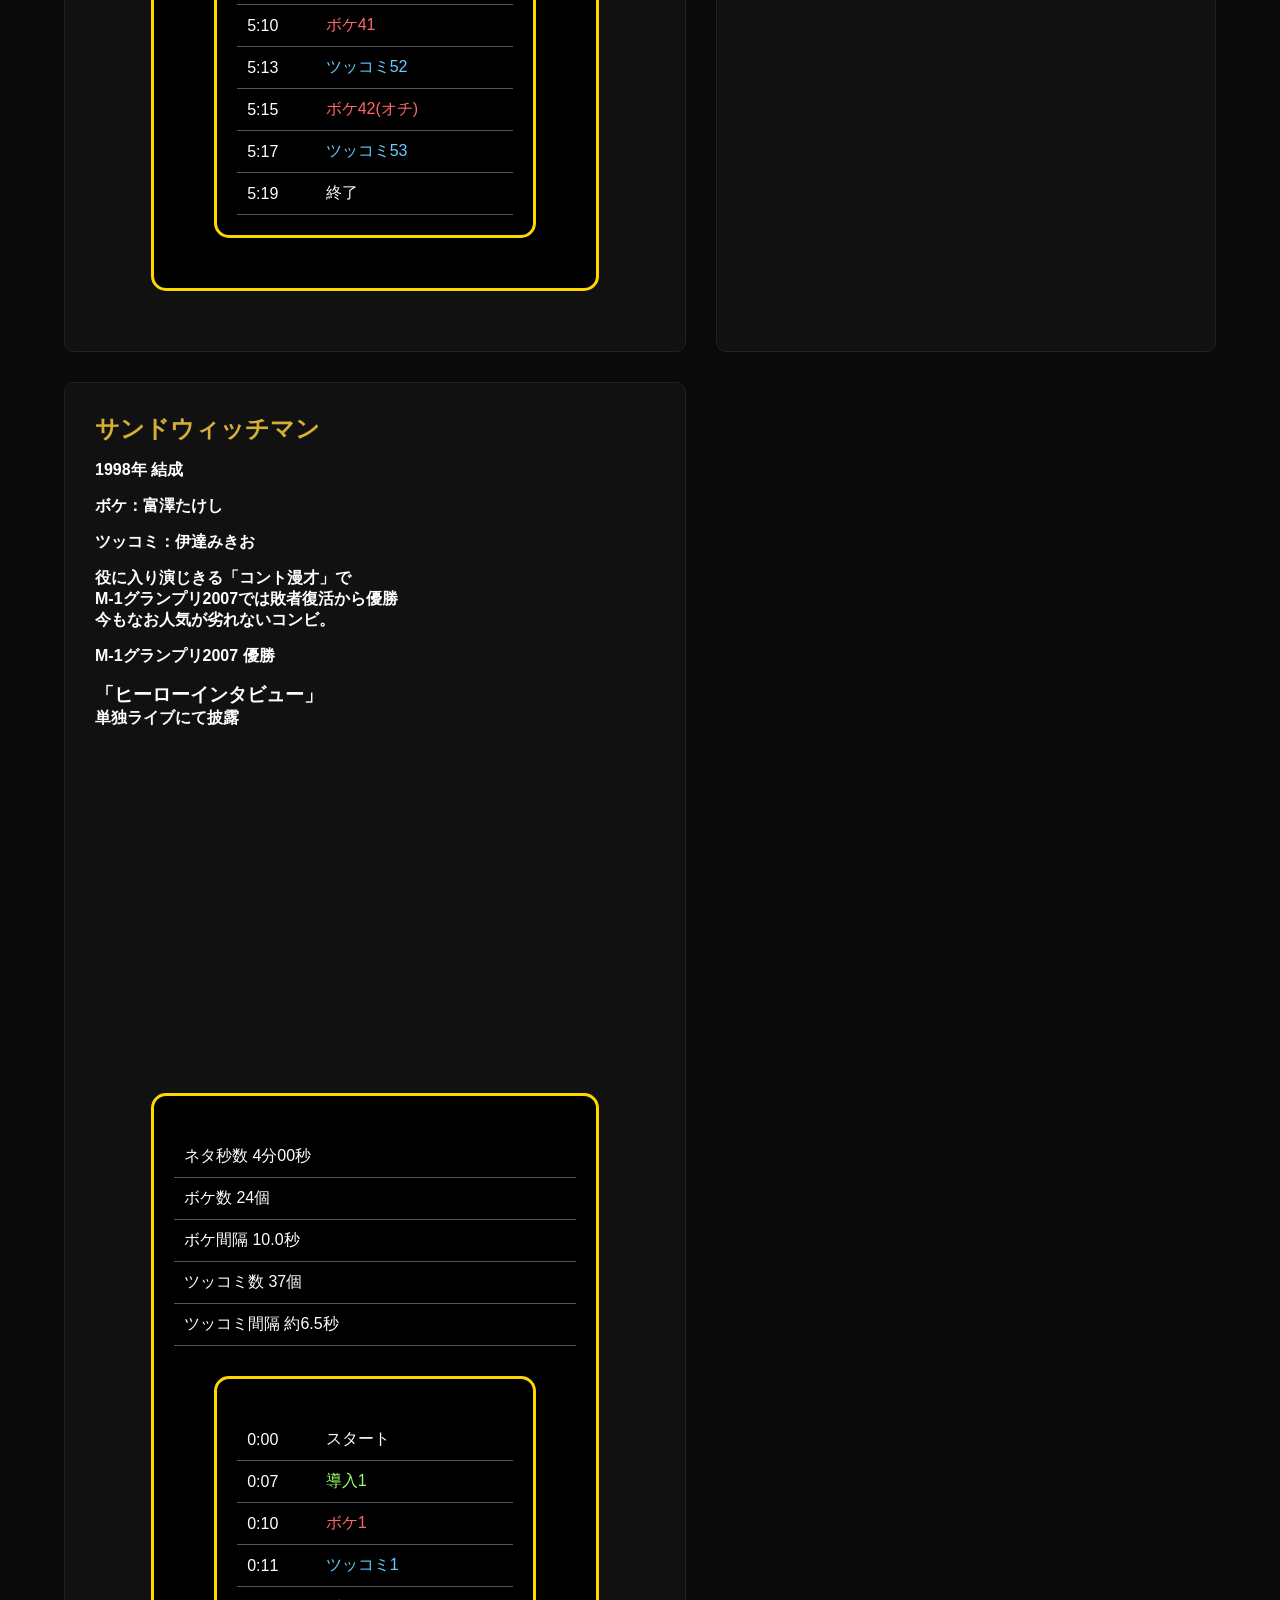
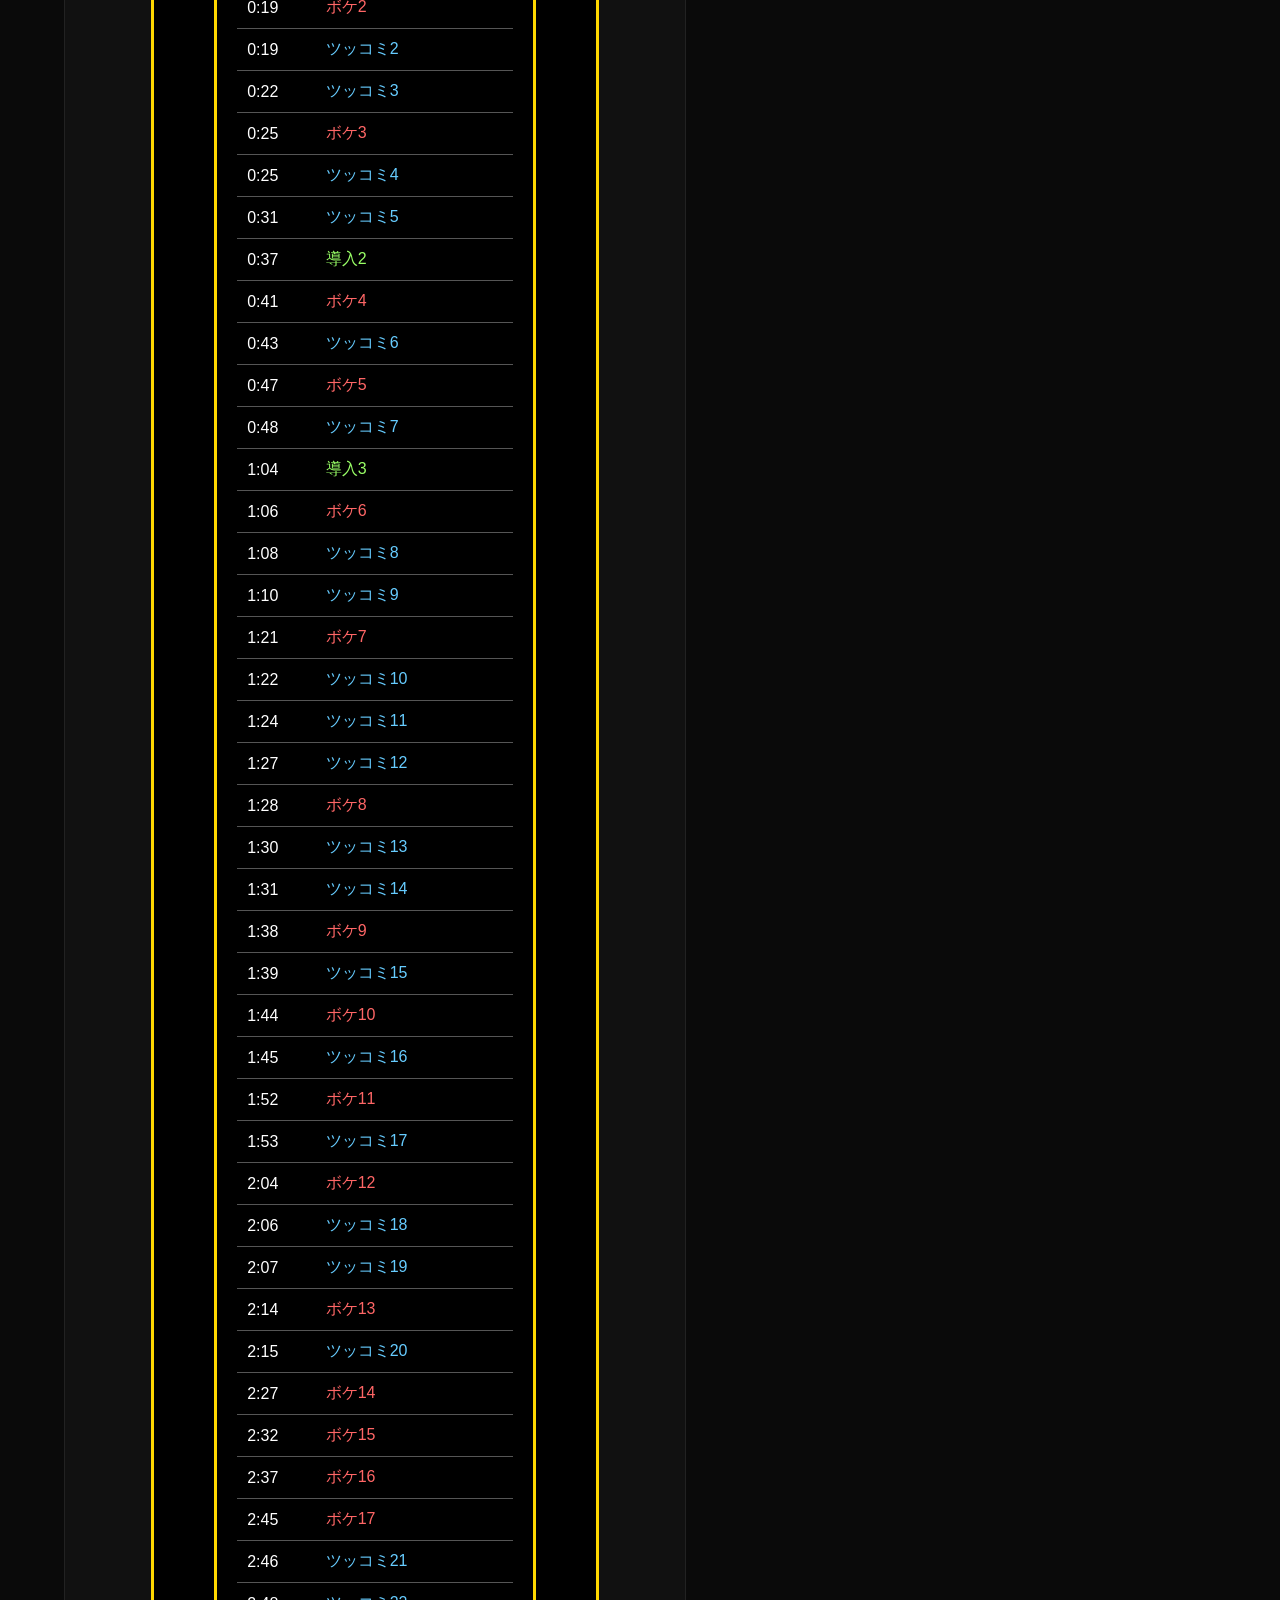
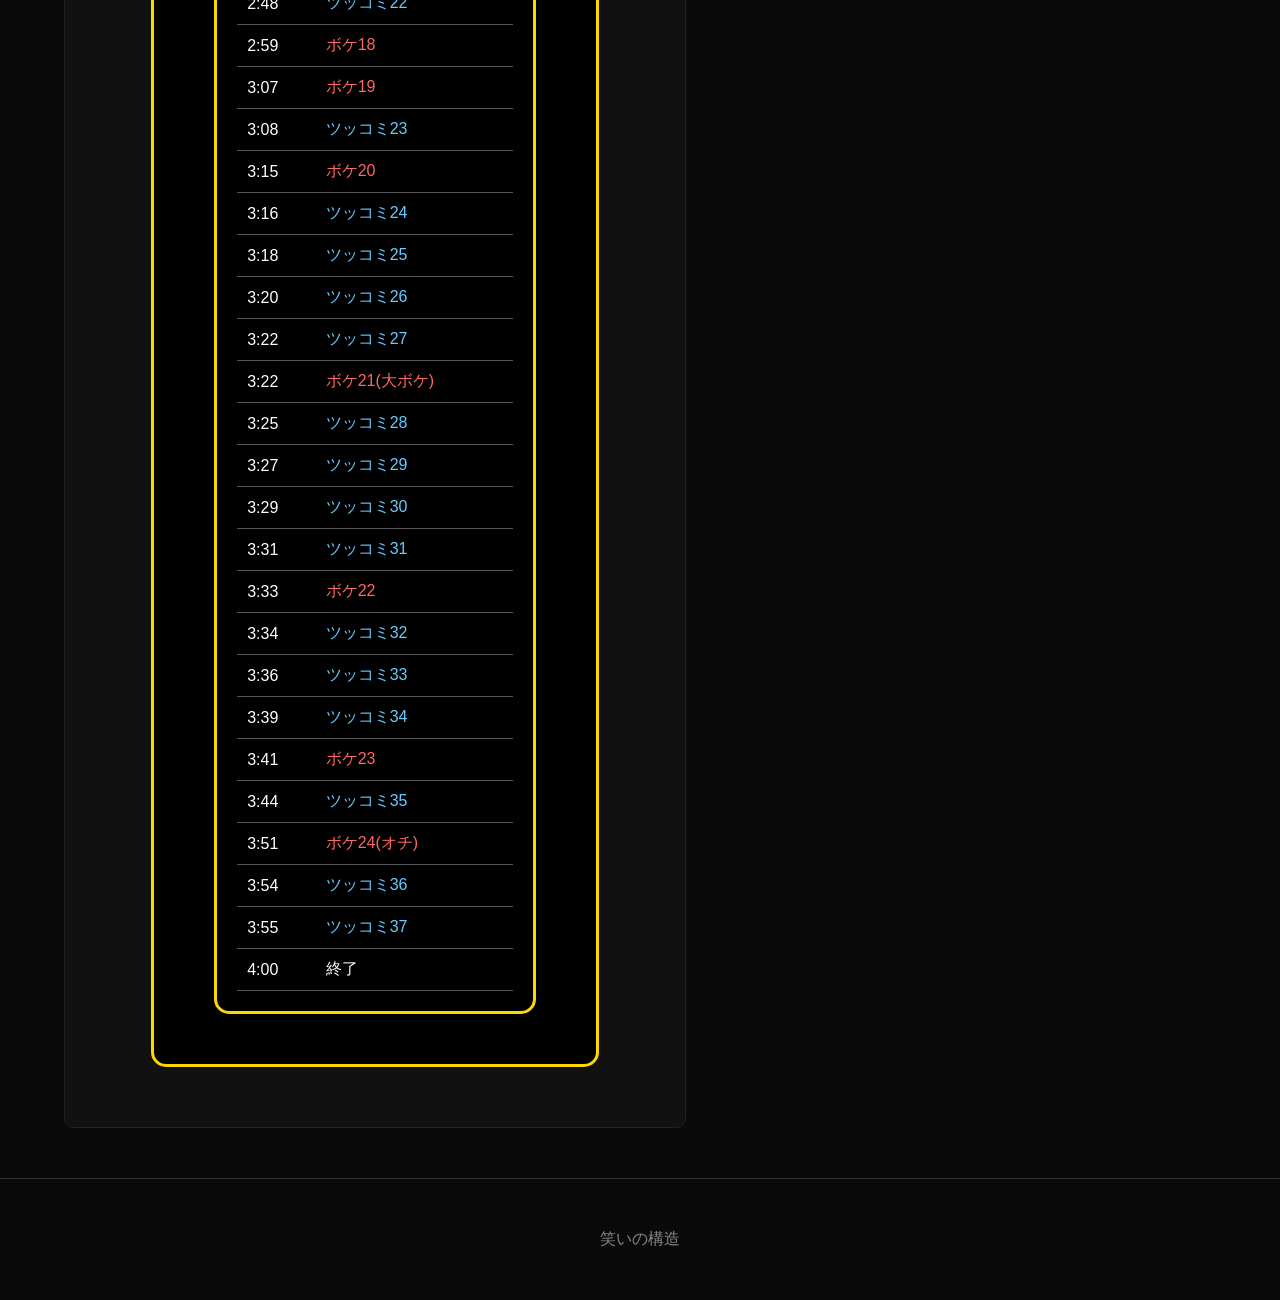
<file: henkakuki.html>
<!DOCTYPE html>
<html lang="ja">
<head>
    <meta charset="UTF-8">
    <meta name="viewport" content="width=device-width, initial-scale=1.0">
    <title>笑いの構造</title>
    <link rel="stylesheet" href="style.css">
</head>

<body>
    <header>
        <div class="title-area">
        <h1>
            笑いの構造
        </h1>
        <h2>
         〜データで紐解く笑いのメカニズム〜   
        </h2>
        </div>

        <nav>
            <a href="index.html">ホーム</a>
            <a href="souseiki.html">創成期</a>
            <a href="kakumeiki.html">革命期</a>
            <a href="henkakuki.html">変革期</a>
            <a href="gendaiki.html">現代期</a>
            <a href="kekka.html">研究結果</a>
        </nav>
    </header>

     <section class="hero">
        <div class="hero-text">
            <h2>変革期</h2>

            <p>
               2000~10年ごろから活躍している漫才師のネタの
               構造を分析する
            </p> 

            <p>吉本興業が次々に若手芸人の拠点として劇場を開設して行き<br>
               「M-1グランプリ」や「キングオブコント」などの賞レースが開催され、<br>
               「爆笑オンエアバトル」や「エンタの神様」などのネタ番組がヒットし<br>
               各局が若手芸人を発掘しようとする動きが起こった。<br>
            </p>
            
        </div>
    </section>

     <section class="manzai-carousel">
    <p class="carousel-label">MANZAI ARCHIVE</p>
    <h2>変革期の漫才師</h2>
    <p class="carousel-description">
        気になるコンビを選んで、漫才の構造を紐解こう。
    </p>

    <div class="slider-container">
        <div class="image-container">
            <img src="images/seven.jpg" alt="宣材" class="slider-image">
            <img src="images/eight.jpg" alt="宣材" class="slider-image">
            <img src="images/nine.jpg" alt="宣材" class="slider-image">
    </div>

    <p id="carouselCounter" class="carousel-counter"></p>
    <p class="carousel-hint">中央のコンビを選ぶと分析へ移動</p>
    <button id="backToCarousel" class="carousel-back" hidden>
        ← コンビ一覧に戻る
    </button>
    </button>
</section>

<section class="manzai-carousel conto-carousel">
    <p class="carousel-label">CONTO ARCHIVE</p>
    <h2>変革期のコント師</h2>
    <p class="carousel-description">
        気になるコンビを選んで、コントの構造を紐解こう。
    </p>

    <div class="slider-container">
        <div class="image-container">
            <img src="image2/7.jpg" alt="宣材" class="slider-image">
            <img src="image2/8.jpg" alt="宣材" class="slider-image">
            <img src="image2/9.jpg" alt="宣材" class="slider-image">
    </div>

    <p id="carouselCounter" class="carousel-counter"></p>
    <p class="carousel-hint">中央のコンビを選ぶと分析へ移動</p>
    <button id="backToCarousel" class="carousel-back" hidden>
        ← コンビ一覧に戻る
    </button>
    </button>
</section>

     <main>
        <section class="card">
            <h2>フットボールアワー</h2>

            <h4>
                1999年 結成
            </h4>

            <h4>
                ボケ：岩尾望<br>
            </h4>

            <h4>
                ツッコミ：後藤輝基<br>
            </h4>

            <h4>
                雑談を主体としたでしゃべくり漫才で<br>
                M-1グランプリには4度出場し全て決勝進出した。<br>
                M-1グランプリ2001 6位,2002 2位,2003 優勝,2006 2位<br>
            </h4>

            <h4>
                M-1グランプリ2001 6位,2002 2位,2003 優勝,2006 2位<br>
            </h4>

             <h3>「メルカリ」</h3> <h4>ネタ番組にて披露</h4>

            <div class="timeline-box">
                <table>
                <tr><td>ネタ秒数 5分19秒</td></tr>
                <tr><td>ボケ数 42個</td></tr>
                <tr><td>ボケ間隔 約7.6秒</td></tr>
                <tr><td>ツッコミ数 53個</td></tr>
                <tr><td>ツッコミ間隔 約6.0秒</td></tr>
                </table>

           <div class="timeline-box">
                <table>
                <tr><td>0:00</td><td>スタート</td></tr>
                <tr><td>0:03</td><td class="boke">ボケ1(つかみ)</td></tr>
                <tr><td>0:04</td><td class="tsukkomi">ツッコミ1</td></tr>
                <tr><td>0:08</td><td class="intro">導入</td></tr>
                <tr><td>0:21</td><td class="boke">ボケ2</td></tr>
                <tr><td>0:22</td><td class="tsukkomi">ツッコミ2</td></tr>
                <tr><td>0:26</td><td class="boke">ボケ3</td></tr>
                <tr><td>0:28</td><td class="tsukkomi">ツッコミ3</td></tr>
                <tr><td>0:30</td><td class="tsukkomi">ツッコミ4</td></tr>
                <tr><td>0:35</td><td class="boke">ボケ4</td></tr>
                <tr><td>0:37</td><td class="tsukkomi">ツッコミ5</td></tr>
                <tr><td>0:39</td><td class="boke">ボケ5</td></tr>
                <tr><td>0:41</td><td class="tsukkomi">ツッコミ6</td></tr>
                <tr><td>0:45</td><td class="tsukkomi">ツッコミ7</td></tr>
                <tr><td>0:49</td><td class="boke">ボケ6</td></tr>
                <tr><td>0:50</td><td class="tsukkomi">ツッコミ8</td></tr>
                <tr><td>0:52</td><td class="tsukkomi">ツッコミ9</td></tr>
                <tr><td>0:54</td><td class="tsukkomi">ツッコミ10</td></tr>
                <tr><td>1:02</td><td class="intro">導入</td></tr>
                <tr><td>1:25</td><td class="boke">ボケ7</td></tr>
                <tr><td>1:28</td><td class="tsukkomi">ツッコミ11</td></tr>
                <tr><td>1:34</td><td class="tsukkomi">ツッコミ12</td></tr>
                <tr><td>1:36</td><td class="tsukkomi">ツッコミ13</td></tr>
                <tr><td>1:38</td><td class="tsukkomi">ツッコミ14</td></tr>
                <tr><td>1:42</td><td class="boke">ボケ8</td></tr>
                <tr><td>1:44</td><td class="tsukkomi">ツッコミ15</td></tr>
                <tr><td>1:46</td><td class="boke">ボケ9</td></tr>
                <tr><td>1:47</td><td class="tsukkomi">ツッコミ16</td></tr>
                <tr><td>1:50</td><td class="boke">ボケ10</td></tr>
                <tr><td>1:53</td><td class="boke">ボケ11</td></tr>
                <tr><td>1:57</td><td class="tsukkomi">ツッコミ17</td></tr>
                <tr><td>2:00</td><td class="boke">ボケ12</td></tr>
                <tr><td>2:02</td><td class="tsukkomi">ツッコミ18</td></tr>
                <tr><td>2:05</td><td class="tsukkomi">ツッコミ19</td></tr>
                <tr><td>2:07</td><td class="boke">ボケ13</td></tr>
                <tr><td>2:08</td><td class="tsukkomi">ツッコミ20</td></tr>
                <tr><td>2:10</td><td class="tsukkomi">ツッコミ21</td></tr>
                <tr><td>2:15</td><td class="tsukkomi">ツッコミ22</td></tr>
                <tr><td>2:19</td><td class="boke">ボケ14</td></tr>
                <tr><td>2:21</td><td class="tsukkomi">ツッコミ23</td></tr>
                <tr><td>2:23</td><td class="tsukkomi">ツッコミ24</td></tr>
                <tr><td>2:28</td><td class="boke">ボケ14</td></tr>
                <tr><td>2:29</td><td class="tsukkomi">ツッコミ25</td></tr>
                <tr><td>2:32</td><td class="boke">ボケ15</td></tr>
                <tr><td>2:38</td><td class="tsukkomi">ツッコミ26</td></tr>
                <tr><td>2:45</td><td class="tsukkomi">ツッコミ27</td></tr>
                <tr><td>2:51</td><td class="tsukkomi">ツッコミ28</td></tr>
                <tr><td>2:53</td><td class="boke">ボケ16</td></tr>
                <tr><td>2:57</td><td class="boke">ボケ17</td></tr>
                <tr><td>2:59</td><td class="tsukkomi">ツッコミ29</td></tr>
                <tr><td>3:02</td><td class="tsukkomi">ツッコミ30</td></tr>
                <tr><td>3:10</td><td class="tsukkomi">ツッコミ31</td></tr>
                <tr><td>3:15</td><td class="boke">ボケ18</td></tr>
                <tr><td>3:17</td><td class="tsukkomi">ツッコミ32</td></tr>
                <tr><td>3:19</td><td class="boke">ボケ19</td></tr>
                <tr><td>3:20</td><td class="tsukkomi">ツッコミ33</td></tr>
                <tr><td>3:22</td><td class="boke">ボケ20</td></tr>
                <tr><td>3:25</td><td class="tsukkomi">ツッコミ34</td></tr>
                <tr><td>3:29</td><td class="tsukkomi">ツッコミ35</td></tr>
                <tr><td>3:30</td><td class="boke">ボケ21</td></tr>
                <tr><td>3:31</td><td class="tsukkomi">ツッコミ36</td></tr>
                <tr><td>3:35</td><td class="boke">ボケ22</td></tr>
                <tr><td>3:37</td><td class="tsukkomi">ツッコミ37</td></tr>
                <tr><td>3:39</td><td class="boke">ボケ23</td></tr>
                <tr><td>3:42</td><td class="boke">ボケ24</td></tr>
                <tr><td>3:43</td><td class="tsukkomi">ツッコミ38</td></tr>
                <tr><td>3:44</td><td class="boke">ボケ25</td></tr>
                <tr><td>3:47</td><td class="tsukkomi">ツッコミ39</td></tr>
                <tr><td>3:48</td><td class="boke">ボケ26</td></tr>
                <tr><td>3:55</td><td class="tsukkomi">ツッコミ40</td></tr>
                <tr><td>3:56</td><td class="boke">ボケ27</td></tr>
                <tr><td>4:00</td><td class="tsukkomi">ツッコミ41</td></tr>
                <tr><td>4:01</td><td class="boke">ボケ28</td></tr>
                <tr><td>4:04</td><td class="boke">ボケ29</td></tr>
                <tr><td>4:07</td><td class="tsukkomi">ツッコミ42</td></tr>
                <tr><td>4:09</td><td class="boke">ボケ30</td></tr>
                <tr><td>4:12</td><td class="boke">ボケ31</td></tr>
                <tr><td>4:16</td><td class="tsukkomi">ツッコミ43</td></tr>
                <tr><td>4:19</td><td class="tsukkomi">ツッコミ44</td></tr>
                <tr><td>4:23</td><td class="boke">ボケ32</td></tr>
                <tr><td>4:24</td><td class="tsukkomi">ツッコミ45</td></tr>
                <tr><td>4:28</td><td class="boke">ボケ33</td></tr>
                <tr><td>4:31</td><td class="boke">ボケ34</td></tr>
                <tr><td>4:37</td><td class="boke">ボケ35</td></tr>
                <tr><td>4:39</td><td class="tsukkomi">ツッコミ46</td></tr>
                <tr><td>4:40</td><td class="boke">ボケ36</td></tr>
                <tr><td>4:47</td><td class="tsukkomi">ツッコミ47</td></tr>
                <tr><td>4:48</td><td class="boke">ボケ37</td></tr>
                <tr><td>4:53</td><td class="tsukkomi">ツッコミ48</td></tr>
                <tr><td>4:55</td><td class="boke">ボケ38(大ボケ)</td></tr>
                <tr><td>4:56</td><td class="tsukkomi">ツッコミ49</td></tr>
                <tr><td>4:58</td><td class="boke">ボケ39</td></tr>
                <tr><td>5:04</td><td class="tsukkomi">ツッコミ50</td></tr>
                <tr><td>5:07</td><td class="boke">ボケ40</td></tr>
                <tr><td>5:09</td><td class="tsukkomi">ツッコミ51</td></tr>
                <tr><td>5:10</td><td class="boke">ボケ41</td></tr>
                <tr><td>5:13</td><td class="tsukkomi">ツッコミ52</td></tr>
                <tr><td>5:15</td><td class="boke">ボケ42(オチ)</td></tr>
                <tr><td>5:17</td><td class="tsukkomi">ツッコミ53</td></tr>
                <tr><td>5:19 </td><td>終了</td></tr>
            </table>
            </div>
        </section>
        
        <section class="card">
            <h2>ブラックマヨネーズ</h2>

            <h4>
                1997年 結成
            </h4>
                
            <h4>
                ボケ：吉田敬<br>
            </h4>

            <h4>
                ツッコミ：小杉竜一<br>
            </h4>

            <h4>
                雑談を主体としたでしゃべくり漫才で<br>
                尚且つ吉田のひねくれも取り入れた最強のコンビ。<br>
             </h4>

            <h4>
                M-1グランプリ2005 優勝<br>
            </h4>

            <h3>「お見舞い」</h3> <h4>ネタ番組にて披露</h4>

            <div class="timeline-box">
                <table>
                <tr><td>ネタ秒数 5分4秒</td></tr>
                <tr><td>ボケ数 29個</td></tr>
                <tr><td>ボケ間隔 約10.5秒</td></tr>
                <tr><td>ツッコミ数 21個</td></tr>
                <tr><td>ツッコミ間隔 約14.5秒</td></tr>
                </table>

           <div class="timeline-box">
                <table>
                <tr><td>0:00</td><td>スタート</td></tr>
                <tr><td>0:10</td><td class="intro">導入</td></tr>
                <tr><td>0:28</td><td class="boke">ボケ1</td></tr>
                <tr><td>0:39</td><td class="boke">ボケ2</td></tr>
                <tr><td>0:50</td><td class="boke">ボケ3</td></tr>
                <tr><td>0:52</td><td class="tsukkomi">ツッコミ1</td></tr>
                <tr><td>0:57</td><td class="boke">ボケ4</td></tr>
                <tr><td>0:58</td><td class="tsukkomi">ツッコミ2</td></tr>
                <tr><td>1:02</td><td class="boke">ボケ5</td></tr>
                <tr><td>1:18</td><td class="boke">ボケ6</td></tr>
                <tr><td>1:22</td><td class="tsukkomi">ツッコミ3</td></tr>
                <tr><td>1:37</td><td class="boke">ボケ7</td></tr>
                <tr><td>1:47</td><td class="boke">ボケ8</td></tr>
                <tr><td>1:58</td><td class="boke">ボケ9</td></tr>
                <tr><td>2:07</td><td class="boke">ボケ10</td></tr>
                <tr><td>2:13</td><td class="tsukkomi">ツッコミ4</td></tr>
                <tr><td>2:15</td><td class="tsukkomi">ツッコミ5</td></tr>
                <tr><td>2:22</td><td class="tsukkomi">ツッコミ6</td></tr>
                <tr><td>2:30</td><td class="boke">ボケ11</td></tr>
                <tr><td>2:35</td><td class="tsukkomi">ツッコミ7</td></tr>
                <tr><td>2:39</td><td class="boke">ボケ12</td></tr>
                <tr><td>2:43</td><td class="tsukkomi">ツッコミ8</td></tr>
                <tr><td>2:49</td><td class="boke">ボケ13</td></tr>
                <tr><td>3:01</td><td class="tsukkomi">ツッコミ9</td></tr>
                <tr><td>3:06</td><td class="boke">ボケ14</td></tr>
                <tr><td>3:08</td><td class="tsukkomi">ツッコミ10</td></tr>
                <tr><td>3:12</td><td class="boke">ボケ15</td></tr>
                <tr><td>3:14</td><td class="tsukkomi">ツッコミ11</td></tr>
                <tr><td>3:18</td><td class="boke">ボケ16</td></tr>
                <tr><td>3:21</td><td class="tsukkomi">ツッコミ12</td></tr>
                <tr><td>3:23</td><td class="boke">ボケ17</td></tr>
                <tr><td>3:31</td><td class="tsukkomi">ツッコミ13</td></tr>
                <tr><td>3:35</td><td class="boke">ボケ18</td></tr>
                <tr><td>3:37</td><td class="tsukkomi">ツッコミ14</td></tr>
                <tr><td>3:45</td><td class="boke">ボケ19</td></tr>
                <tr><td>3:50</td><td class="tsukkomi">ツッコミ15</td></tr>
                <tr><td>3:55</td><td class="boke">ボケ20</td></tr>
                <tr><td>3:59</td><td class="boke">ボケ21</td></tr>
                <tr><td>4:05</td><td class="tsukkomi">ツッコミ16</td></tr>
                <tr><td>4:10</td><td class="boke">ボケ22</td></tr>
                <tr><td>4:11</td><td class="tsukkomi">ツッコミ17</td></tr>
                <tr><td>4:15</td><td class="boke">ボケ23</td></tr>
                <tr><td>4:17</td><td class="tsukkomi">ツッコミ18</td></tr>
                <tr><td>4:22</td><td class="tsukkomi">ツッコミ19</td></tr>
                <tr><td>4:25</td><td class="boke">ボケ24</td></tr>
                <tr><td>4:34</td><td class="tsukkomi">ツッコミ20</td></tr>
                <tr><td>4:37</td><td class="boke">ボケ25</td></tr>
                <tr><td>4:41</td><td class="boke">ボケ26</td></tr>
                <tr><td>4:45</td><td class="boke">ボケ27</td></tr>
                <tr><td>4:51</td><td class="boke">ボケ28</td></tr>
                <tr><td>5:00</td><td class="boke">ボケ29(オチ)</td></tr>
                <tr><td>5:02</td><td class="tsukkomi">ツッコミ21</td></tr>
                <tr><td>5:04</td><td>終了</td></tr>
            </table>
            </div>
        </section>

        <section class="card">
            <h2>サンドウィッチマン</h2>

            <h4>
                1998年 結成
            </h4>

            <h4>
                ボケ：富澤たけし<br>
            </h4>

            <h4>
                ツッコミ：伊達みきお<br>
            </h4>

            <h4>
                役に入り演じきる「コント漫才」で<br>
                M-1グランプリ2007では敗者復活から優勝<br>
                今もなお人気が劣れないコンビ。<br>
            </h4>

            <h4>
                M-1グランプリ2007 優勝<br>
            </h4>

             <h3>「ヒーローインタビュー」</h3> <h4>単独ライブにて披露</h4>

             <iframe width="560" height="315" src="https://www.youtube.com/embed/XoxbbHKDYIE?si=sge6zrbDRcfttBga" title="YouTube video player" frameborder="0" allow="accelerometer; autoplay; clipboard-write; encrypted-media; gyroscope; picture-in-picture; web-share" referrerpolicy="strict-origin-when-cross-origin" allowfullscreen></iframe>

            <div class="timeline-box">
                <table>
                <tr><td>ネタ秒数 4分00秒</td></tr>
                <tr><td>ボケ数 24個</td></tr>
                <tr><td>ボケ間隔 10.0秒</td></tr>
                <tr><td>ツッコミ数 37個</td></tr>
                <tr><td>ツッコミ間隔 約6.5秒</td></tr>
                </table>

           <div class="timeline-box">
                <table>
                <tr><td>0:00</td><td>スタート</td></tr>
                <tr><td>0:07</td><td class="intro">導入1</td></tr>
                <tr><td>0:10</td><td class="boke">ボケ1</td></tr>
                <tr><td>0:11</td><td class="tsukkomi">ツッコミ1</td></tr>
                <tr><td>0:19</td><td class="boke">ボケ2</td></tr>
                <tr><td>0:19</td><td class="tsukkomi">ツッコミ2</td></tr>
                <tr><td>0:22</td><td class="tsukkomi">ツッコミ3</td></tr>
                <tr><td>0:25</td><td class="boke">ボケ3</td></tr>
                <tr><td>0:25</td><td class="tsukkomi">ツッコミ4</td></tr>
                <tr><td>0:31</td><td class="tsukkomi">ツッコミ5</td></tr>
                <tr><td>0:37</td><td class="intro">導入2</td></tr>
                <tr><td>0:41</td><td class="boke">ボケ4</td></tr>
                <tr><td>0:43</td><td class="tsukkomi">ツッコミ6</td></tr>
                <tr><td>0:47</td><td class="boke">ボケ5</td></tr>
                <tr><td>0:48</td><td class="tsukkomi">ツッコミ7</td></tr>
                <tr><td>1:04</td><td class="intro">導入3</td></tr>
                <tr><td>1:06</td><td class="boke">ボケ6</td></tr>
                <tr><td>1:08</td><td class="tsukkomi">ツッコミ8</td></tr>
                <tr><td>1:10</td><td class="tsukkomi">ツッコミ9</td></tr>
                <tr><td>1:21</td><td class="boke">ボケ7</td></tr>
                <tr><td>1:22</td><td class="tsukkomi">ツッコミ10</td></tr>
                <tr><td>1:24</td><td class="tsukkomi">ツッコミ11</td></tr>
                <tr><td>1:27</td><td class="tsukkomi">ツッコミ12</td></tr>
                <tr><td>1:28</td><td class="boke">ボケ8</td></tr>
                <tr><td>1:30</td><td class="tsukkomi">ツッコミ13</td></tr>
                <tr><td>1:31</td><td class="tsukkomi">ツッコミ14</td></tr>
                <tr><td>1:38</td><td class="boke">ボケ9</td></tr>
                <tr><td>1:39</td><td class="tsukkomi">ツッコミ15</td></tr>
                <tr><td>1:44</td><td class="boke">ボケ10</td></tr>
                <tr><td>1:45</td><td class="tsukkomi">ツッコミ16</td></tr>
                <tr><td>1:52</td><td class="boke">ボケ11</td></tr>
                <tr><td>1:53</td><td class="tsukkomi">ツッコミ17</td></tr>
                <tr><td>2:04</td><td class="boke">ボケ12</td></tr>
                <tr><td>2:06</td><td class="tsukkomi">ツッコミ18</td></tr>
                <tr><td>2:07</td><td class="tsukkomi">ツッコミ19</td></tr>
                <tr><td>2:14</td><td class="boke">ボケ13</td></tr>
                <tr><td>2:15</td><td class="tsukkomi">ツッコミ20</td></tr>
                <tr><td>2:27</td><td class="boke">ボケ14</td></tr>
                <tr><td>2:32</td><td class="boke">ボケ15</td></tr>
                <tr><td>2:37</td><td class="boke">ボケ16</td></tr>
                <tr><td>2:45</td><td class="boke">ボケ17</td></tr>
                <tr><td>2:46</td><td class="tsukkomi">ツッコミ21</td></tr>
                <tr><td>2:48</td><td class="tsukkomi">ツッコミ22</td></tr>
                <tr><td>2:59</td><td class="boke">ボケ18</td></tr>
                <tr><td>3:07</td><td class="boke">ボケ19</td></tr>
                <tr><td>3:08</td><td class="tsukkomi">ツッコミ23</td></tr>
                <tr><td>3:15</td><td class="boke">ボケ20</td></tr>
                <tr><td>3:16</td><td class="tsukkomi">ツッコミ24</td></tr>
                <tr><td>3:18</td><td class="tsukkomi">ツッコミ25</td></tr>
                <tr><td>3:20</td><td class="tsukkomi">ツッコミ26</td></tr>
                <tr><td>3:22</td><td class="tsukkomi">ツッコミ27</td></tr>
                <tr><td>3:22</td><td class="boke">ボケ21(大ボケ)</td></tr>
                <tr><td>3:25</td><td class="tsukkomi">ツッコミ28</td></tr>
                <tr><td>3:27</td><td class="tsukkomi">ツッコミ29</td></tr>
                <tr><td>3:29</td><td class="tsukkomi">ツッコミ30</td></tr>
                <tr><td>3:31</td><td class="tsukkomi">ツッコミ31</td></tr>
                <tr><td>3:33</td><td class="boke">ボケ22</td></tr>
                <tr><td>3:34</td><td class="tsukkomi">ツッコミ32</td></tr>
                <tr><td>3:36</td><td class="tsukkomi">ツッコミ33</td></tr>
                <tr><td>3:39</td><td class="tsukkomi">ツッコミ34</td></tr>
                <tr><td>3:41</td><td class="boke">ボケ23</td></tr>
                <tr><td>3:44</td><td class="tsukkomi">ツッコミ35</td></tr>
                <tr><td>3:51</td><td class="boke">ボケ24(オチ)</td></tr>
                <tr><td>3:54</td><td class="tsukkomi">ツッコミ36</td></tr>
                <tr><td>3:55</td><td class="tsukkomi">ツッコミ37</td></tr>
                <tr><td>4:00 </td><td>終了</td></tr>
            </table>
            </div>
        </section>

    </main>
    <footer>
        <p>笑いの構造</p>
    </footer>
</body>
</html>
</file>
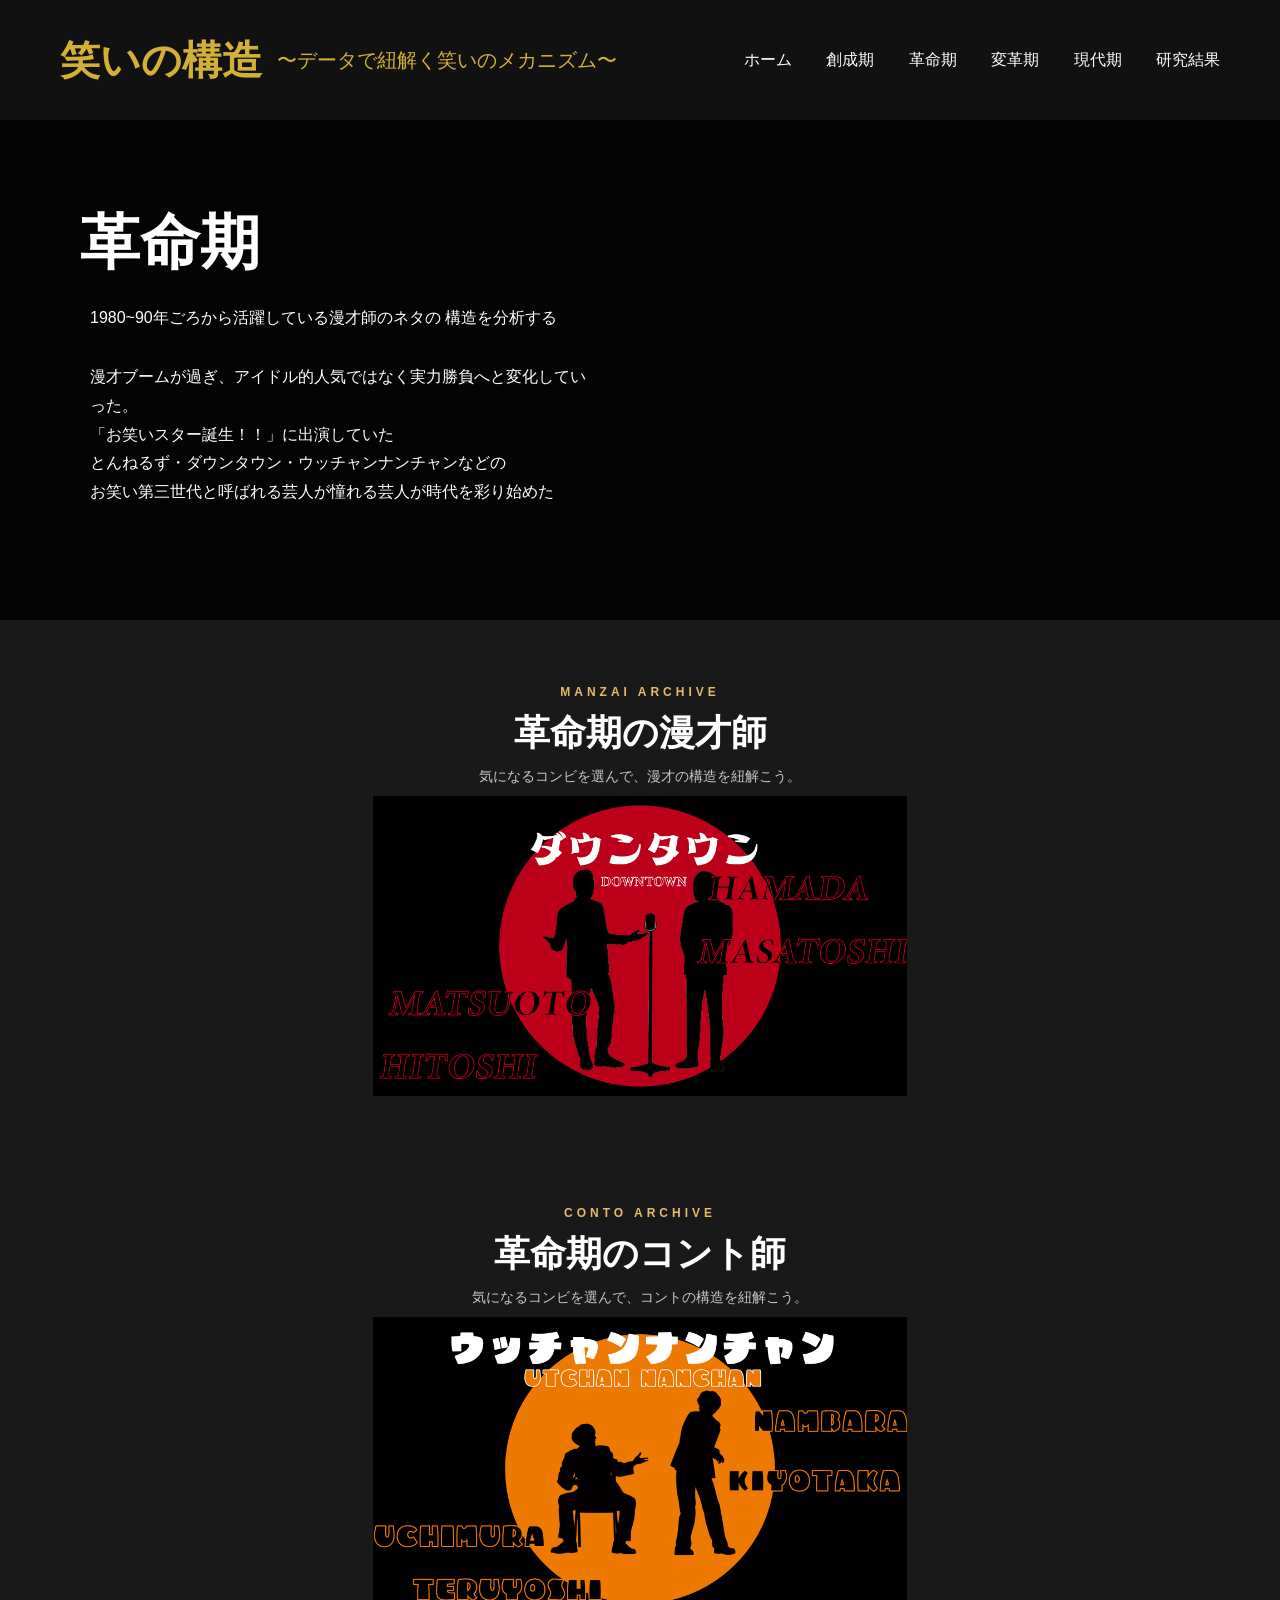
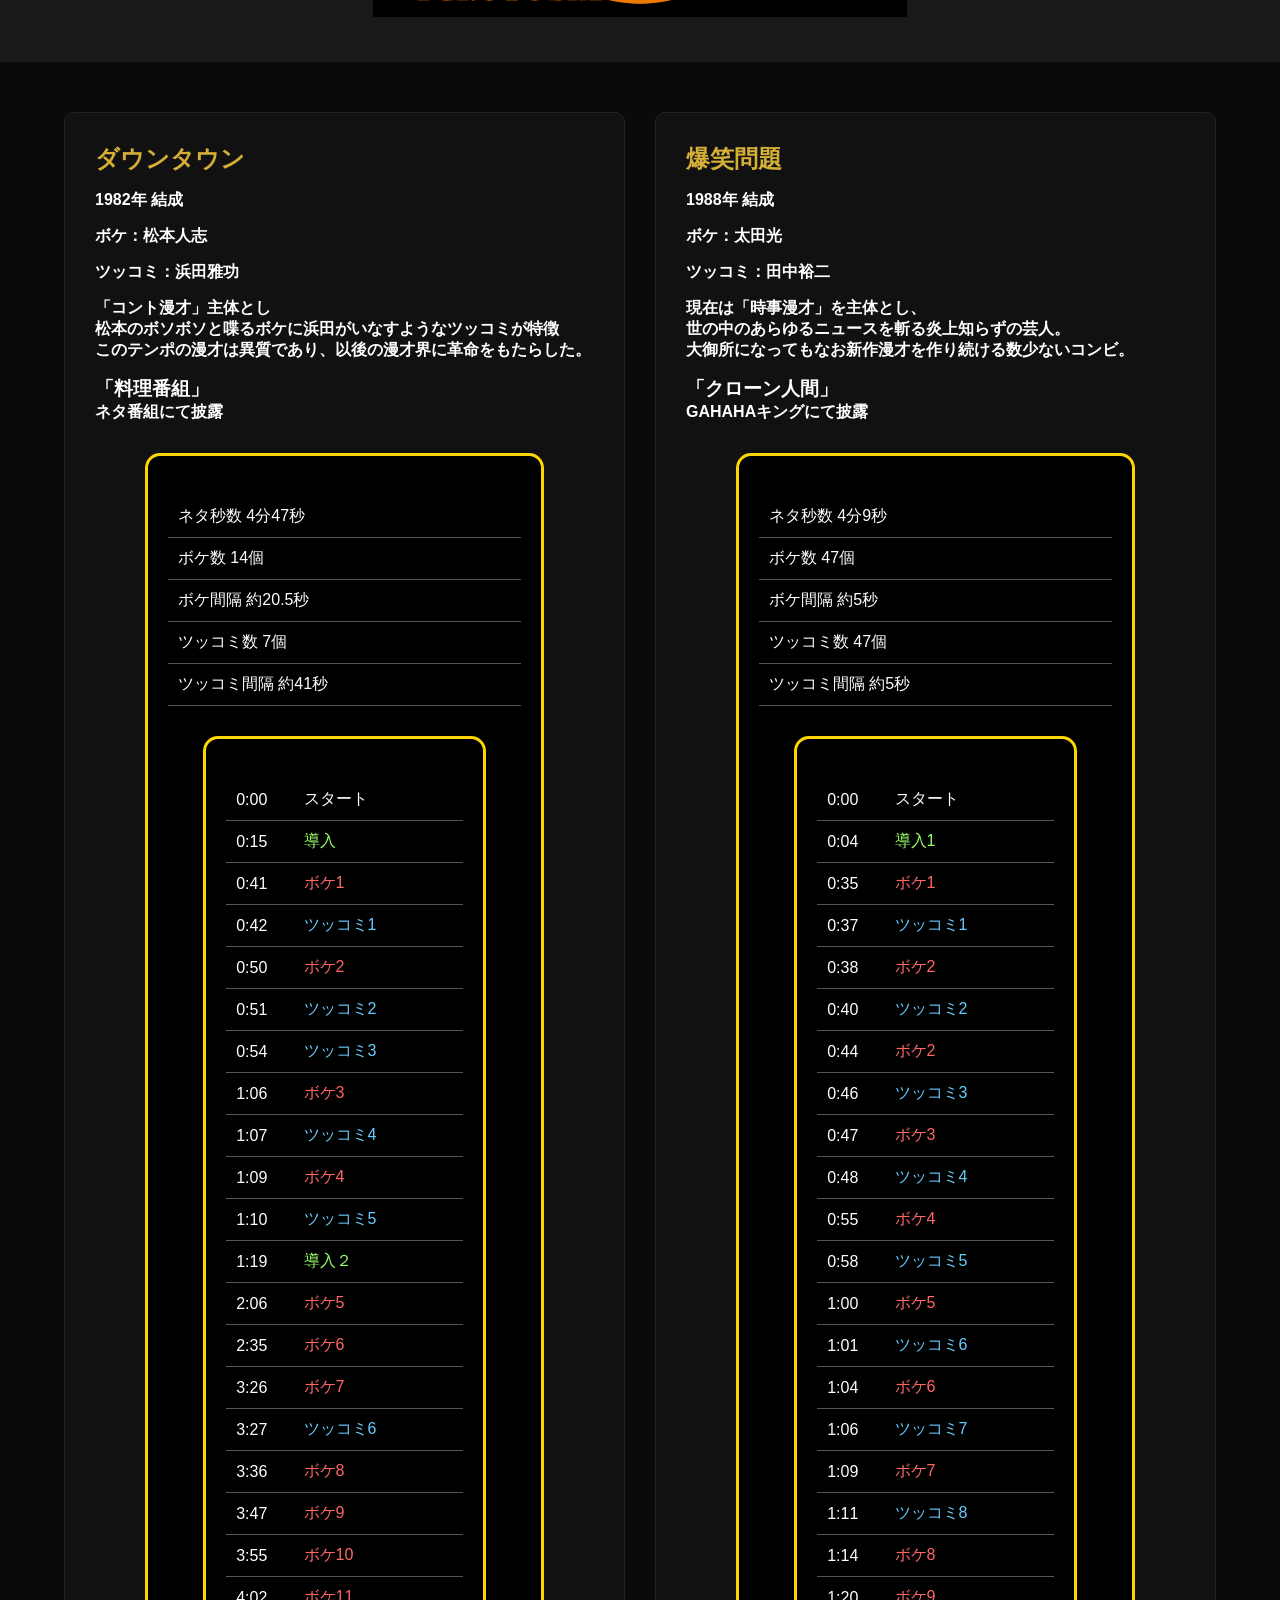
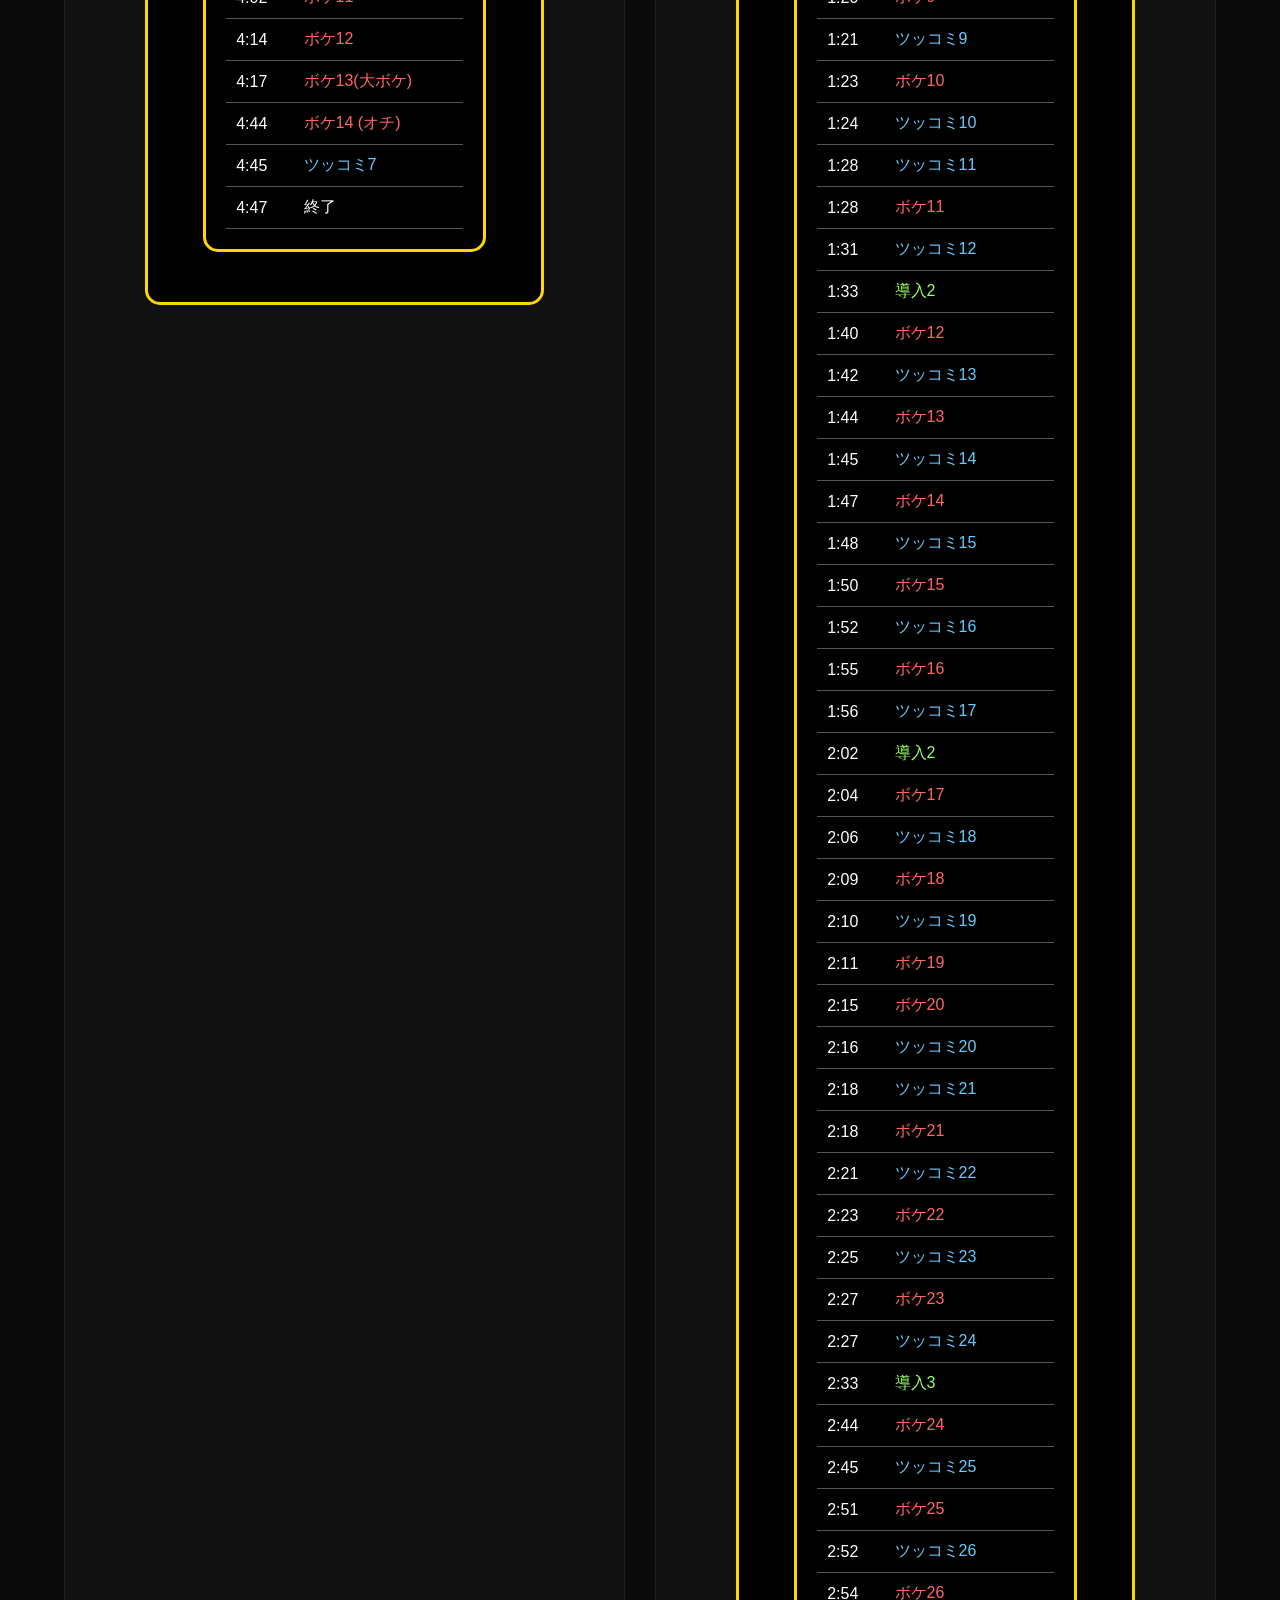
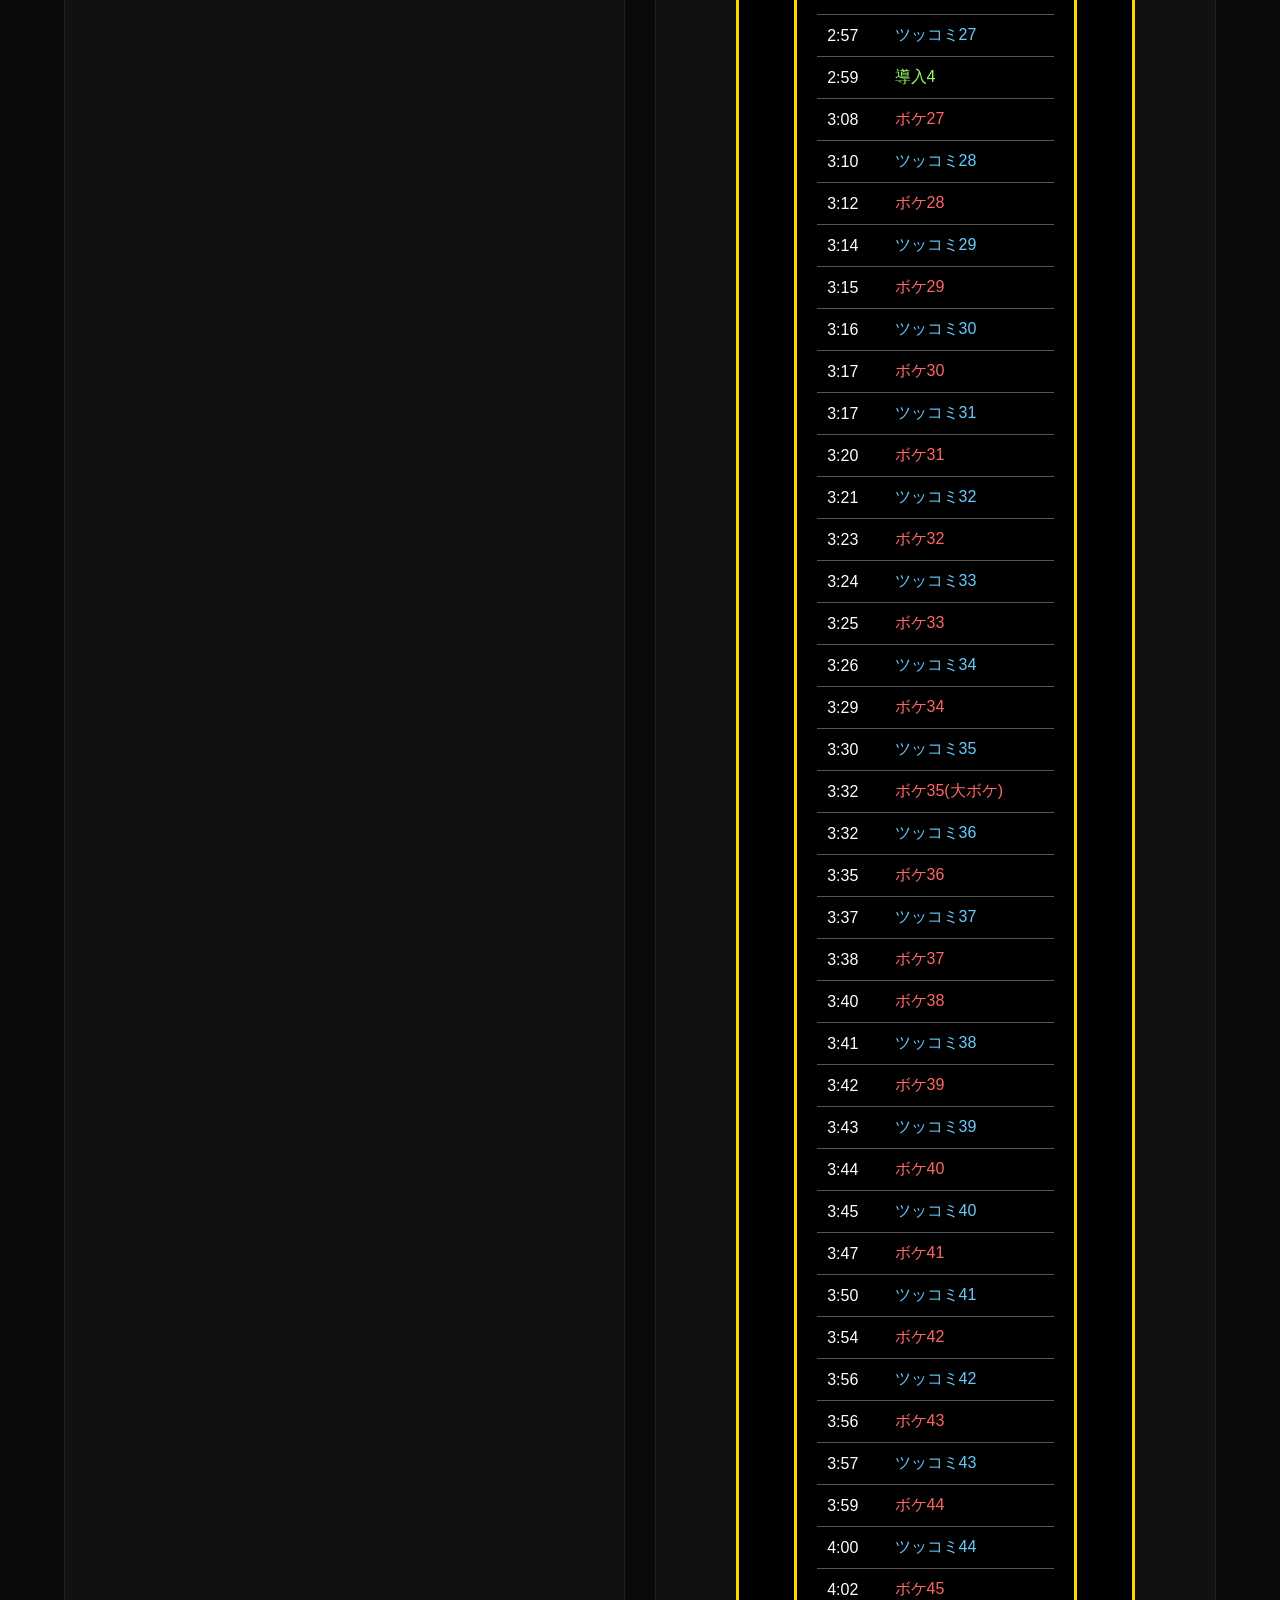
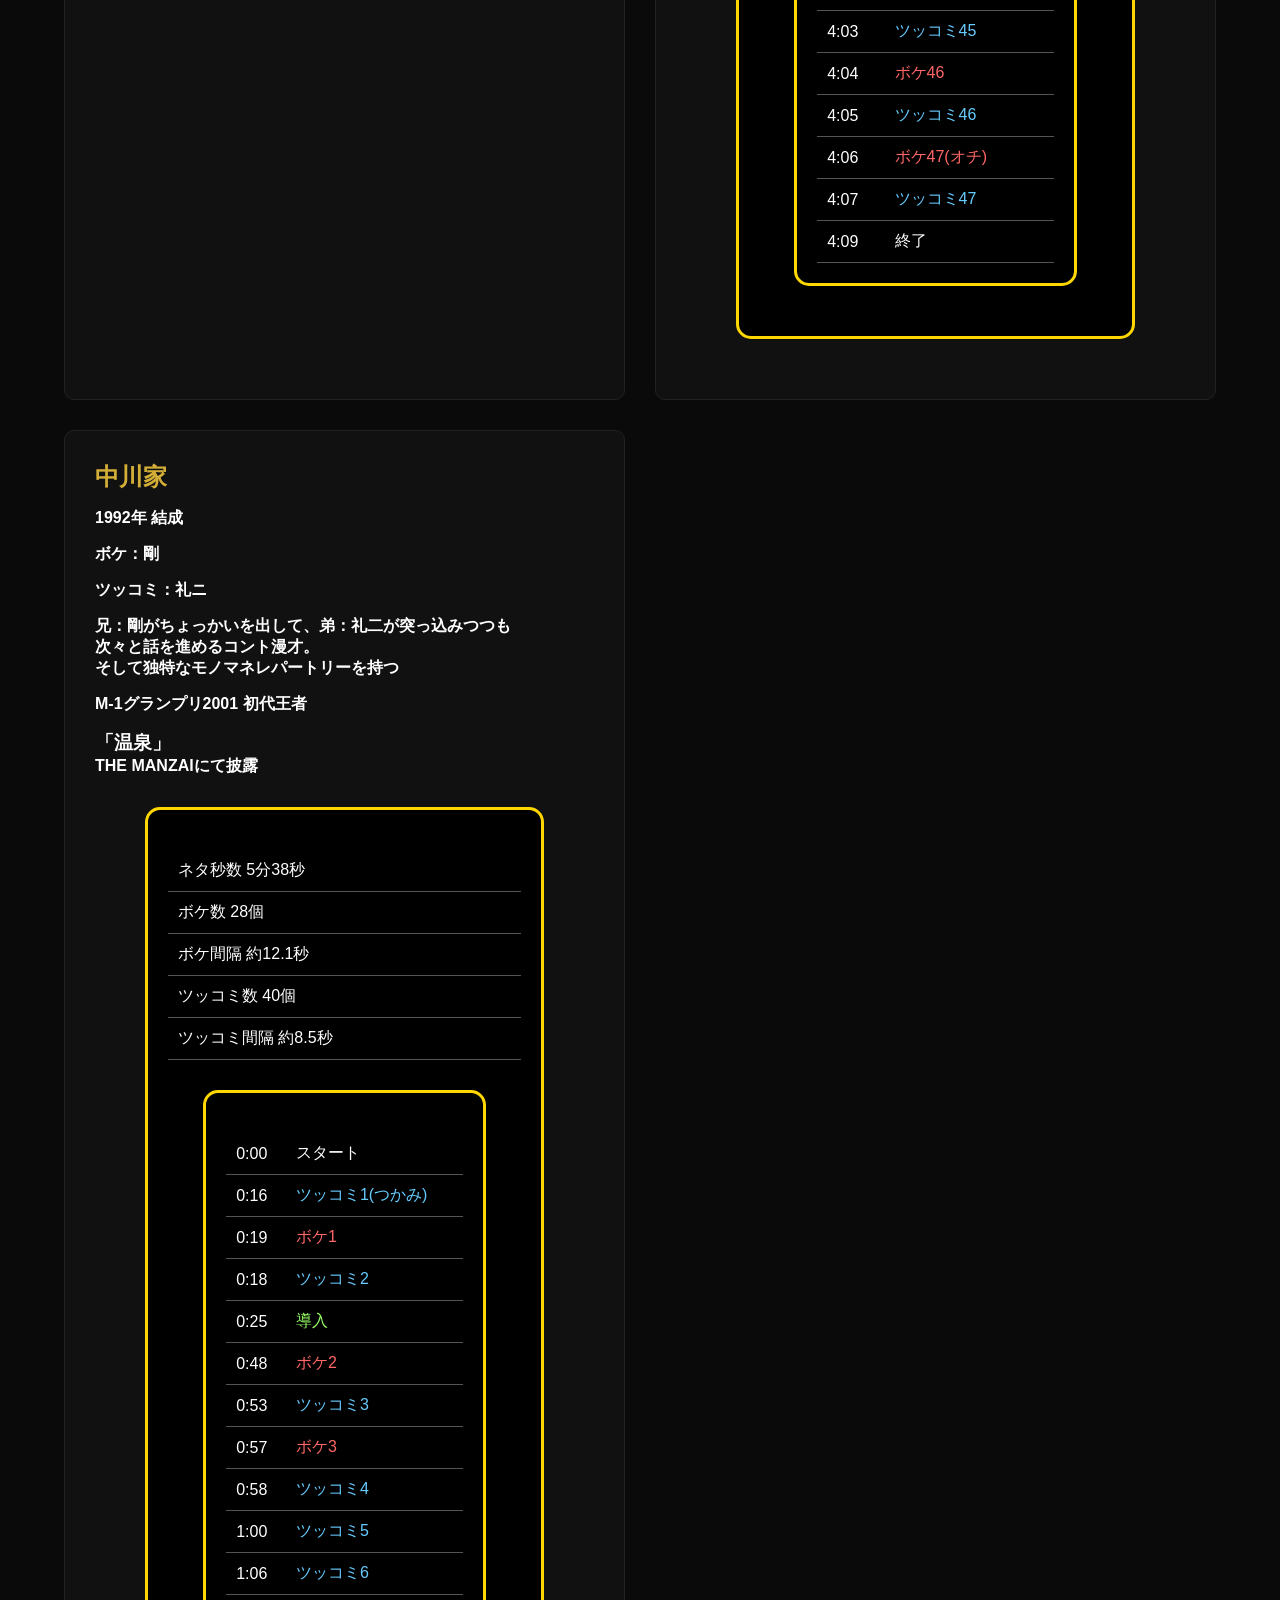
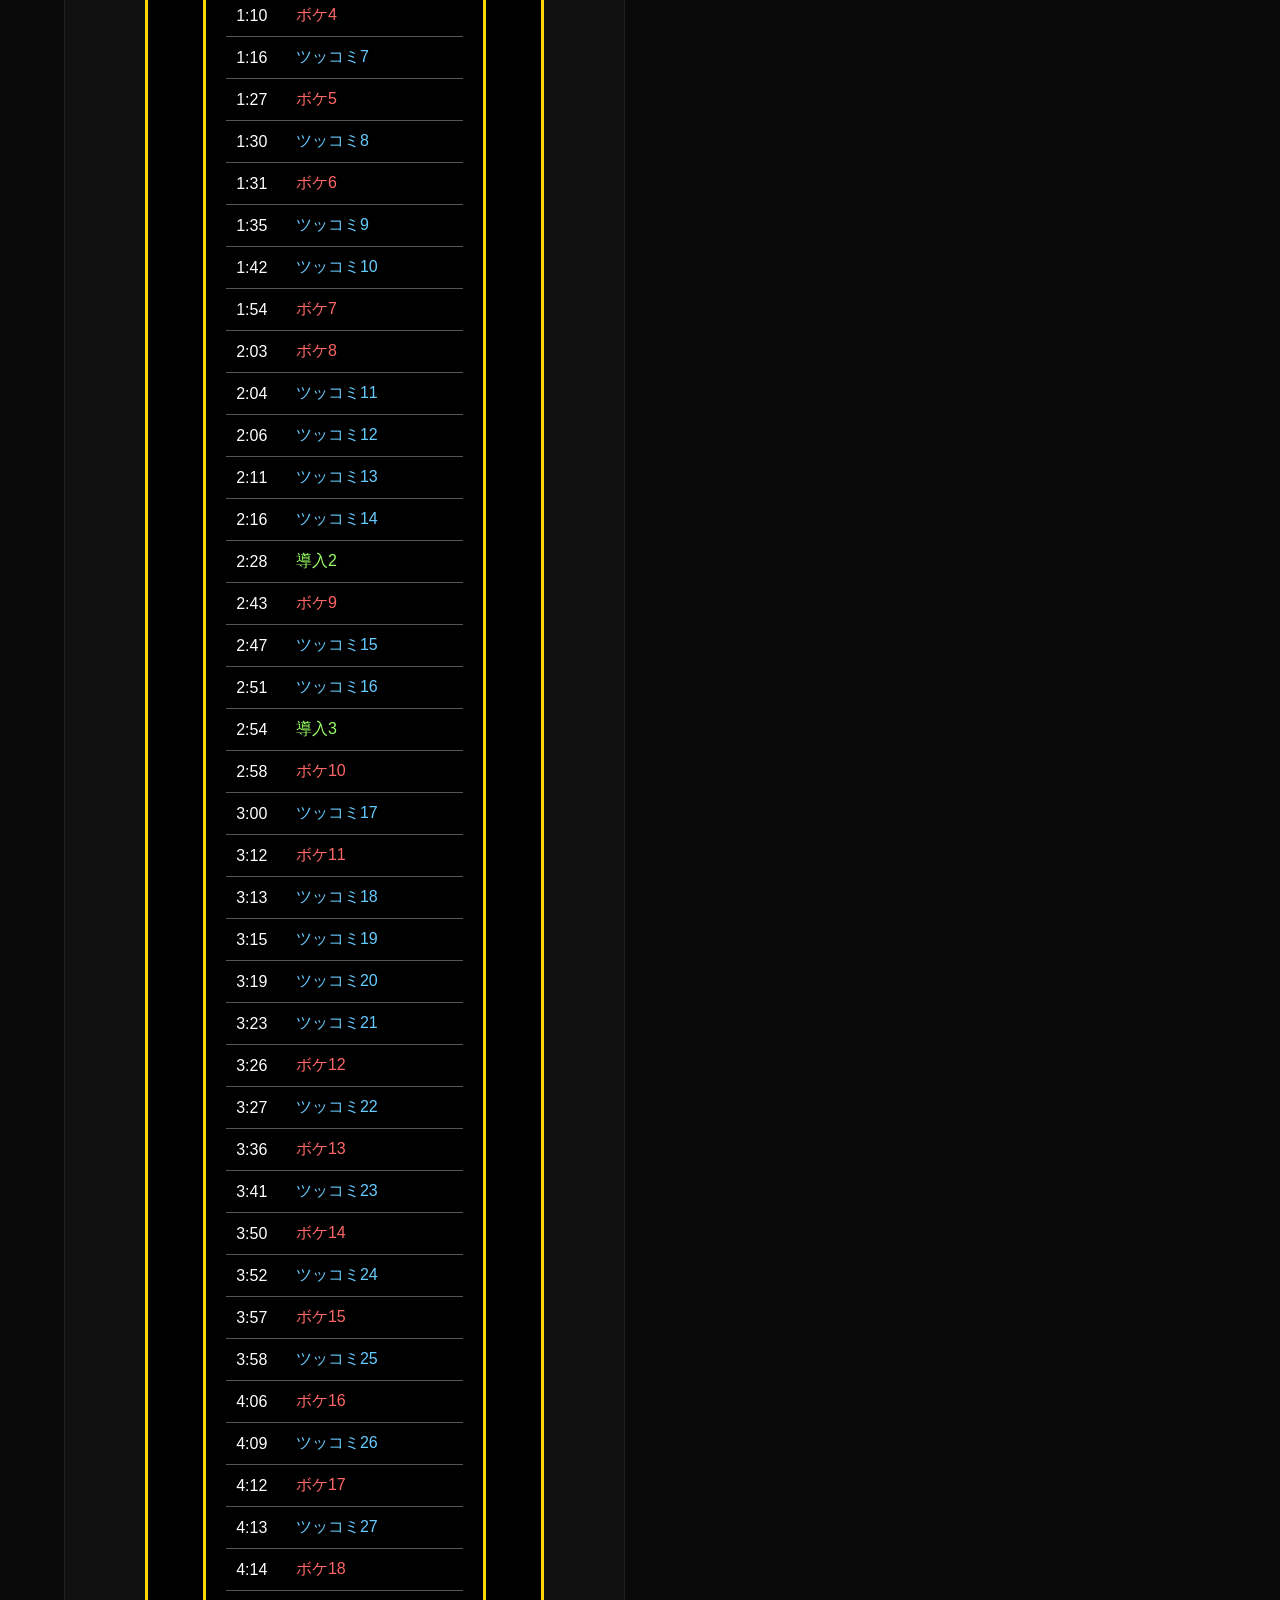
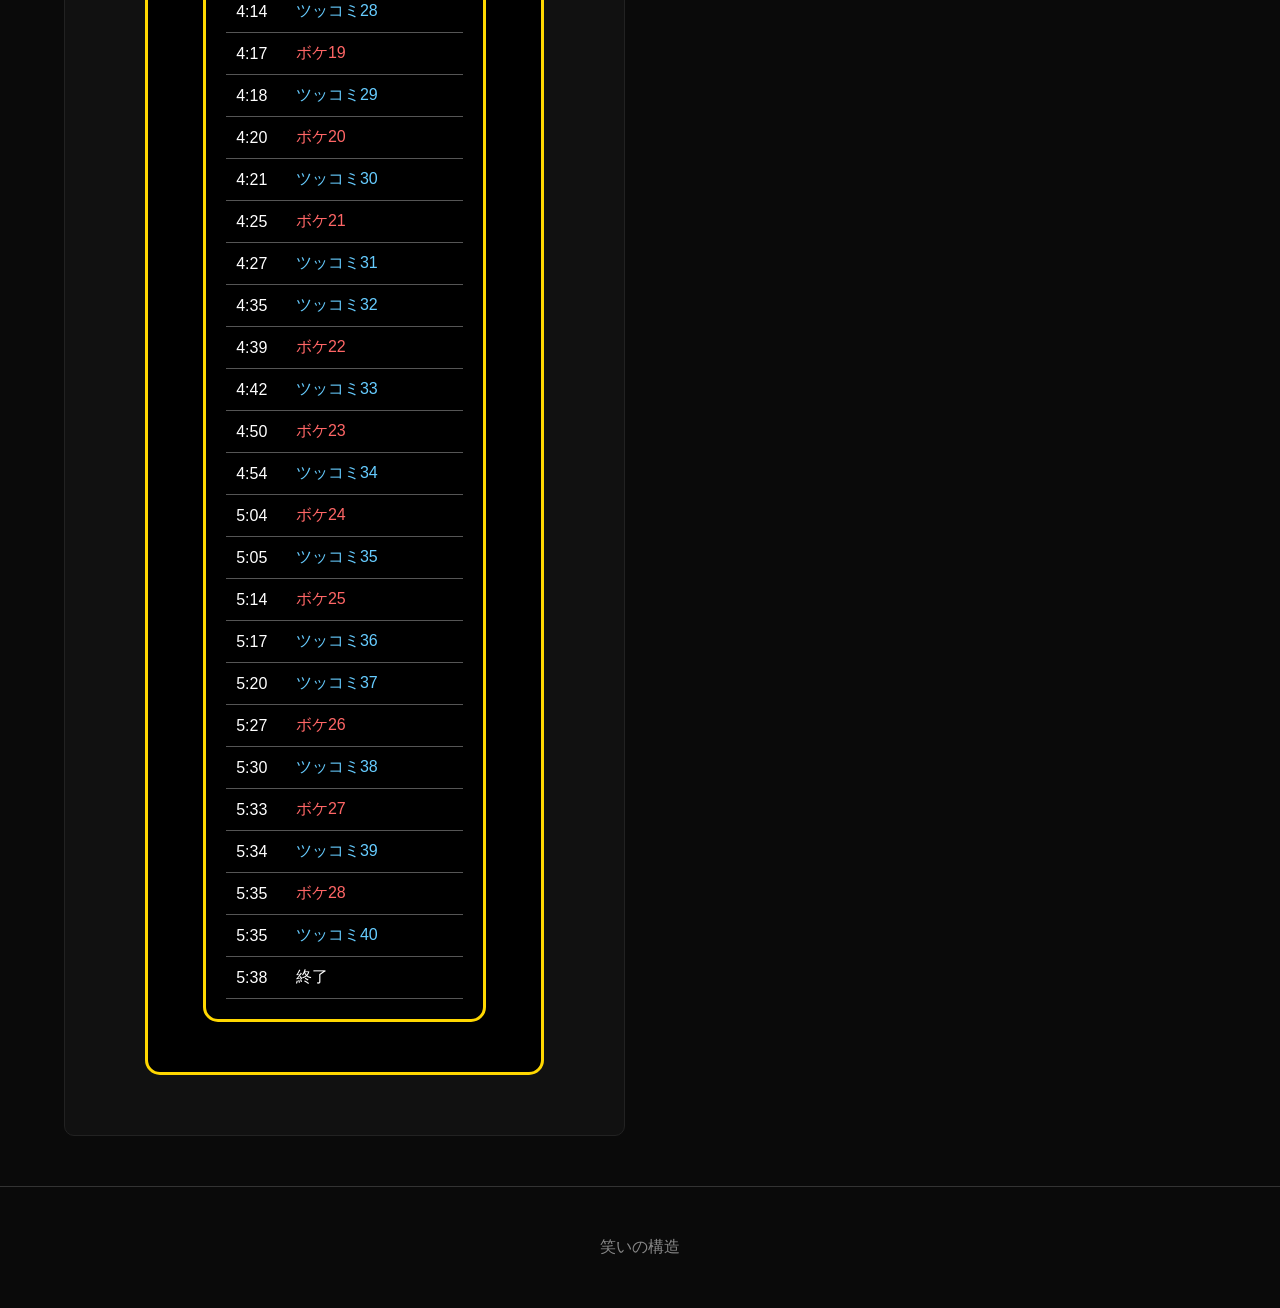
<file: kakumeiki.html>
<!DOCTYPE html>
<html lang="ja">
<head>
    <meta charset="UTF-8">
    <meta name="viewport" content="width=device-width, initial-scale=1.0">
    <title>笑いの構造</title>
    <link rel="stylesheet" href="style.css">
</head>

<body>
    <header>
        <div class="title-area">
        <h1>
            笑いの構造
        </h1>
        <h2>
         〜データで紐解く笑いのメカニズム〜   
        </h2>
        </div>

        <nav>
            <a href="index.html">ホーム</a>
            <a href="souseiki.html">創成期</a>
            <a href="kakumeiki.html">革命期</a>
            <a href="henkakuki.html">変革期</a>
            <a href="gendaiki.html">現代期</a>
            <a href="kekka.html">研究結果</a>
        </nav>
    </header>

     <section class="hero">
        <div class="hero-text">
            <h2>革命期</h2>

            <p>
               1980~90年ごろから活躍している漫才師のネタの
               構造を分析する
            </p> 
            
            <p>
                漫才ブームが過ぎ、アイドル的人気ではなく実力勝負へと変化していった。<br>
                「お笑いスター誕生！！」に出演していた<br>
                とんねるず・ダウンタウン・ウッチャンナンチャンなどの<br>
                お笑い第三世代と呼ばれる芸人が憧れる芸人が時代を彩り始めた<br>
            </p>
        </div>
    </section>

    <section class="manzai-carousel">
    <p class="carousel-label">MANZAI ARCHIVE</p>
    <h2>革命期の漫才師</h2>
    <p class="carousel-description">
        気になるコンビを選んで、漫才の構造を紐解こう。
    </p>

    <div class="slider-container">
        <div class="image-container">
            <img src="images/four.jpg" alt="宣材" class="slider-image">
            <img src="images/five.jpg" alt="宣材" class="slider-image">
            <img src="images/six.jpg" alt="宣材" class="slider-image">
    </div>

    <p id="carouselCounter" class="carousel-counter"></p>
    <p class="carousel-hint">中央のコンビを選ぶと分析へ移動</p>
    <button id="backToCarousel" class="carousel-back" hidden>
        ← コンビ一覧に戻る
    </button>
    </button>
</section>

<section class="manzai-carousel conto-carousel">
    <p class="carousel-label">CONTO ARCHIVE</p>
    <h2>革命期のコント師</h2>
    <p class="carousel-description">
        気になるコンビを選んで、コントの構造を紐解こう。
    </p>

    <div class="slider-container">
        <div class="image-container">
            <img src="image2/4.jpg" alt="宣材" class="slider-image">
            <img src="image2/5.jpg" alt="宣材" class="slider-image">
            <img src="image2/6.jpg" alt="宣材" class="slider-image">
    </div>

    <p id="carouselCounter" class="carousel-counter"></p>
    <p class="carousel-hint">中央のコンビを選ぶと分析へ移動</p>
    <button id="backToCarousel" class="carousel-back" hidden>
        ← コンビ一覧に戻る
    </button>
    </button>
</section>

     <main>
        <section class="card">
            <h2>ダウンタウン</h2>

            <h4>
                1982年 結成<br>
            </h4>

            <h4>
                ボケ：松本人志<br>
            </h4>

            <h4>
                ツッコミ：浜田雅功<br>
            </h4>

            <h4>
                「コント漫才」主体とし<br>
                松本のボソボソと喋るボケに浜田がいなすようなツッコミが特徴<br>
                このテンポの漫才は異質であり、以後の漫才界に革命をもたらした。<br>
            </h4>
            

            <h3>「料理番組」</h3> <h4>ネタ番組にて披露</h4>

            <div class="timeline-box">
                <table>
                <tr><td>ネタ秒数 4分47秒</td></tr>
                <tr><td>ボケ数 14個</td></tr>
                <tr><td>ボケ間隔 約20.5秒</td></tr>
                <tr><td>ツッコミ数 7個</td></tr>
                <tr><td>ツッコミ間隔 約41秒</td></tr>
                </table>

            <div class="timeline-box">
                <table>
                <tr><td>0:00</td><td>スタート</td></tr>
                <tr><td>0:15</td><td class="intro">導入</td></tr>
                <tr><td>0:41</td><td class="boke">ボケ1</td></tr>
                <tr><td>0:42</td><td class="tsukkomi">ツッコミ1</td></tr>
                <tr><td>0:50</td><td class="boke">ボケ2</td></tr>
                <tr><td>0:51</td><td class="tsukkomi">ツッコミ2</td></tr>
                <tr><td>0:54</td><td class="tsukkomi">ツッコミ3</td></tr>
                <tr><td>1:06</td><td class="boke">ボケ3</td></tr>
                <tr><td>1:07</td><td class="tsukkomi">ツッコミ4</td></tr>
                <tr><td>1:09</td><td class="boke">ボケ4</td></tr>
                <tr><td>1:10</td><td class="tsukkomi">ツッコミ5</td></tr>
                <tr><td>1:19</td><td class="intro">導入２</td></tr>
                <tr><td>2:06</td><td class="boke">ボケ5</td></tr>
                <tr><td>2:35</td><td class="boke">ボケ6</td></tr>
                <tr><td>3:26</td><td class="boke">ボケ7</td></tr>
                <tr><td>3:27</td><td class="tsukkomi">ツッコミ6</td></tr>
                <tr><td>3:36</td><td class="boke">ボケ8</td></tr>
                <tr><td>3:47</td><td class="boke">ボケ9</td></tr>
                <tr><td>3:55</td><td class="boke">ボケ10</td></tr>
                <tr><td>4:02</td><td class="boke">ボケ11</td></tr>
                <tr><td>4:14</td><td class="boke">ボケ12</td></tr>
                <tr><td>4:17</td><td class="boke">ボケ13(大ボケ)</td></tr>
                <tr><td>4:44</td><td class="boke">ボケ14 (オチ)</td></tr>
                <tr><td>4:45</td><td class="tsukkomi">ツッコミ7</td></tr>
                <tr><td>4:47</td><td>終了</td></tr>
            </table>
            </div>
        </section>
        
        <section class="card">
            <h2>爆笑問題</h2>

            <h4>
                1988年 結成<br>
            </h4>

            <h4>
                ボケ：太田光<br>
            </h4>

            <h4>
                ツッコミ：田中裕二<br>
            </h4>

            <h4>
                現在は「時事漫才」を主体とし、<br>
                世の中のあらゆるニュースを斬る炎上知らずの芸人。<br>
                大御所になってもなお新作漫才を作り続ける数少ないコンビ。<br>
            </h4>


            <h3>「クローン人間」</h3> <h4>GAHAHAキングにて披露</h4>

            <div class="timeline-box">
                <table>
                <tr><td>ネタ秒数 4分9秒</td></tr>
                <tr><td>ボケ数 47個</td></tr>
                <tr><td>ボケ間隔 約5秒</td></tr>
                <tr><td>ツッコミ数 47個</td></tr>
                <tr><td>ツッコミ間隔 約5秒</td></tr>
                </table>

            <div class="timeline-box">
                <table>
                <tr><td>0:00</td><td>スタート</td></tr>
                <tr><td>0:04</td><td class="intro">導入1</td></tr>
                <tr><td>0:35</td><td class="boke">ボケ1</td></tr>
                <tr><td>0:37</td><td class="tsukkomi">ツッコミ1</td></tr>
                <tr><td>0:38</td><td class="boke">ボケ2</td></tr>
                <tr><td>0:40</td><td class="tsukkomi">ツッコミ2</td></tr>
                <tr><td>0:44</td><td class="boke">ボケ2</td></tr>
                <tr><td>0:46</td><td class="tsukkomi">ツッコミ3</td></tr>
                <tr><td>0:47</td><td class="boke">ボケ3</td></tr>
                <tr><td>0:48</td><td class="tsukkomi">ツッコミ4</td></tr>
                <tr><td>0:55</td><td class="boke">ボケ4</td></tr>
                <tr><td>0:58</td><td class="tsukkomi">ツッコミ5</td></tr>
                <tr><td>1:00</td><td class="boke">ボケ5</td></tr>
                <tr><td>1:01</td><td class="tsukkomi">ツッコミ6</td></tr>
                <tr><td>1:04</td><td class="boke">ボケ6</td></tr>
                <tr><td>1:06</td><td class="tsukkomi">ツッコミ7</td></tr>
                <tr><td>1:09</td><td class="boke">ボケ7</td></tr>
                <tr><td>1:11</td><td class="tsukkomi">ツッコミ8</td></tr>
                <tr><td>1:14</td><td class="boke">ボケ8</td></tr>
                <tr><td>1:20</td><td class="boke">ボケ9</td></tr>
                <tr><td>1:21</td><td class="tsukkomi">ツッコミ9</td></tr>
                <tr><td>1:23</td><td class="boke">ボケ10</td></tr>
                <tr><td>1:24</td><td class="tsukkomi">ツッコミ10</td></tr>
                <tr><td>1:28</td><td class="tsukkomi">ツッコミ11</td></tr>
                <tr><td>1:28</td><td class="boke">ボケ11</td></tr>
                <tr><td>1:31</td><td class="tsukkomi">ツッコミ12</td></tr>
                <tr><td>1:33</td><td class="intro">導入2</td></tr>
                <tr><td>1:40</td><td class="boke">ボケ12</td></tr>
                <tr><td>1:42</td><td class="tsukkomi">ツッコミ13</td></tr>
                <tr><td>1:44</td><td class="boke">ボケ13</td></tr>
                <tr><td>1:45</td><td class="tsukkomi">ツッコミ14</td></tr>
                <tr><td>1:47</td><td class="boke">ボケ14</td></tr>
                <tr><td>1:48</td><td class="tsukkomi">ツッコミ15</td></tr>
                <tr><td>1:50</td><td class="boke">ボケ15</td></tr>
                <tr><td>1:52</td><td class="tsukkomi">ツッコミ16</td></tr>
                <tr><td>1:55</td><td class="boke">ボケ16</td></tr>
                <tr><td>1:56</td><td class="tsukkomi">ツッコミ17</td></tr>
                <tr><td>2:02</td><td class="intro">導入2</td></tr>
                <tr><td>2:04</td><td class="boke">ボケ17</td></tr>
                <tr><td>2:06</td><td class="tsukkomi">ツッコミ18</td></tr>
                <tr><td>2:09</td><td class="boke">ボケ18</td></tr>
                <tr><td>2:10</td><td class="tsukkomi">ツッコミ19</td></tr>
                <tr><td>2:11</td><td class="boke">ボケ19</td></tr>
                <tr><td>2:15</td><td class="boke">ボケ20</td></tr>
                <tr><td>2:16</td><td class="tsukkomi">ツッコミ20</td></tr>
                <tr><td>2:18</td><td class="tsukkomi">ツッコミ21</td></tr>
                <tr><td>2:18</td><td class="boke">ボケ21</td></tr>
                <tr><td>2:21</td><td class="tsukkomi">ツッコミ22</td></tr>
                <tr><td>2:23</td><td class="boke">ボケ22</td></tr>
                <tr><td>2:25</td><td class="tsukkomi">ツッコミ23</td></tr>
                <tr><td>2:27</td><td class="boke">ボケ23</td></tr>
                <tr><td>2:27</td><td class="tsukkomi">ツッコミ24</td></tr>
                <tr><td>2:33</td><td class="intro">導入3</td></tr>
                <tr><td>2:44</td><td class="boke">ボケ24</td></tr>
                <tr><td>2:45</td><td class="tsukkomi">ツッコミ25</td></tr>
                <tr><td>2:51</td><td class="boke">ボケ25</td></tr>
                <tr><td>2:52</td><td class="tsukkomi">ツッコミ26</td></tr>
                <tr><td>2:54</td><td class="boke">ボケ26</td></tr>
                <tr><td>2:57</td><td class="tsukkomi">ツッコミ27</td></tr>
                <tr><td>2:59</td><td class="intro">導入4</td></tr>
                <tr><td>3:08</td><td class="boke">ボケ27</td></tr>
                <tr><td>3:10</td><td class="tsukkomi">ツッコミ28</td></tr>
                <tr><td>3:12</td><td class="boke">ボケ28</td></tr>
                <tr><td>3:14</td><td class="tsukkomi">ツッコミ29</td></tr>
                <tr><td>3:15</td><td class="boke">ボケ29</td></tr>
                <tr><td>3:16</td><td class="tsukkomi">ツッコミ30</td></tr>
                <tr><td>3:17</td><td class="boke">ボケ30</td></tr>
                <tr><td>3:17</td><td class="tsukkomi">ツッコミ31</td></tr>
                <tr><td>3:20</td><td class="boke">ボケ31</td></tr>
                <tr><td>3:21</td><td class="tsukkomi">ツッコミ32</td></tr>
                <tr><td>3:23</td><td class="boke">ボケ32</td></tr>
                <tr><td>3:24</td><td class="tsukkomi">ツッコミ33</td></tr>
                <tr><td>3:25</td><td class="boke">ボケ33</td></tr>
                <tr><td>3:26</td><td class="tsukkomi">ツッコミ34</td></tr>
                <tr><td>3:29</td><td class="boke">ボケ34</td></tr>
                <tr><td>3:30</td><td class="tsukkomi">ツッコミ35</td></tr>
                <tr><td>3:32</td><td class="boke">ボケ35(大ボケ)</td></tr>
                <tr><td>3:32</td><td class="tsukkomi">ツッコミ36</td></tr>
                <tr><td>3:35</td><td class="boke">ボケ36</td></tr>
                <tr><td>3:37</td><td class="tsukkomi">ツッコミ37</td></tr>
                <tr><td>3:38</td><td class="boke">ボケ37</td></tr>
                <tr><td>3:40</td><td class="boke">ボケ38</td></tr>
                <tr><td>3:41</td><td class="tsukkomi">ツッコミ38</td></tr>
                <tr><td>3:42</td><td class="boke">ボケ39</td></tr>
                <tr><td>3:43</td><td class="tsukkomi">ツッコミ39</td></tr>
                <tr><td>3:44</td><td class="boke">ボケ40</td></tr>
                <tr><td>3:45</td><td class="tsukkomi">ツッコミ40</td></tr>
                <tr><td>3:47</td><td class="boke">ボケ41</td></tr>
                <tr><td>3:50</td><td class="tsukkomi">ツッコミ41</td></tr>
                <tr><td>3:54</td><td class="boke">ボケ42</td></tr>
                <tr><td>3:56</td><td class="tsukkomi">ツッコミ42</td></tr>
                <tr><td>3:56</td><td class="boke">ボケ43</td></tr>
                <tr><td>3:57</td><td class="tsukkomi">ツッコミ43</td></tr>
                <tr><td>3:59</td><td class="boke">ボケ44</td></tr>
                <tr><td>4:00</td><td class="tsukkomi">ツッコミ44</td></tr>
                <tr><td>4:02</td><td class="boke">ボケ45</td></tr>
                <tr><td>4:03</td><td class="tsukkomi">ツッコミ45</td></tr>
                <tr><td>4:04</td><td class="boke">ボケ46</td></tr>
                <tr><td>4:05</td><td class="tsukkomi">ツッコミ46</td></tr>
                <tr><td>4:06</td><td class="boke">ボケ47(オチ)</td></tr>
                <tr><td>4:07</td><td class="tsukkomi">ツッコミ47</td></tr>
                <tr><td>4:09</td><td>終了</td></tr>
            </table>
            </div>
        </section>

        <section class="card">
            <h2>中川家</h2>

            <h4>
                1992年 結成
            </h4>

            <h4>
                ボケ：剛<br>
            </h4>

            <h4>
                ツッコミ：礼ニ<br>
            </h4>

            <h4>
                兄：剛がちょっかいを出して、弟：礼二が突っ込みつつも<br>
                次々と話を進めるコント漫才。<br>
                そして独特なモノマネレパートリーを持つ<br>
                
            </h4>

            <h4>
                M-1グランプリ2001 初代王者<br>
            </h4>


            <h3>「温泉」</h3> <h4>THE MANZAIにて披露</h4>

            <div class="timeline-box">
                <table>
                <tr><td>ネタ秒数 5分38秒</td></tr>
                <tr><td>ボケ数 28個</td></tr>
                <tr><td>ボケ間隔 約12.1秒</td></tr>
                <tr><td>ツッコミ数 40個</td></tr>
                <tr><td>ツッコミ間隔 約8.5秒</td></tr>
                </table>

            <div class="timeline-box">
                <table>
                <tr><td>0:00</td><td>スタート</td></tr>
                <tr><td>0:16</td><td class="tsukkomi">ツッコミ1(つかみ)</td></tr>
                <tr><td>0:19</td><td class="boke">ボケ1</td></tr>
                <tr><td>0:18</td><td class="tsukkomi">ツッコミ2</td></tr>
                <tr><td>0:25</td><td class="intro">導入</td></tr>
                <tr><td>0:48</td><td class="boke">ボケ2</td></tr>
                <tr><td>0:53</td><td class="tsukkomi">ツッコミ3</td></tr>
                <tr><td>0:57</td><td class="boke">ボケ3</td></tr>
                <tr><td>0:58</td><td class="tsukkomi">ツッコミ4</td></tr>
                <tr><td>1:00</td><td class="tsukkomi">ツッコミ5</td></tr>
                <tr><td>1:06</td><td class="tsukkomi">ツッコミ6</td></tr>
                <tr><td>1:10</td><td class="boke">ボケ4</td></tr>
                <tr><td>1:16</td><td class="tsukkomi">ツッコミ7</td></tr>
                <tr><td>1:27</td><td class="boke">ボケ5</td></tr>
                <tr><td>1:30</td><td class="tsukkomi">ツッコミ8</td></tr>
                <tr><td>1:31</td><td class="boke">ボケ6</td></tr>
                <tr><td>1:35</td><td class="tsukkomi">ツッコミ9</td></tr>
                <tr><td>1:42</td><td class="tsukkomi">ツッコミ10</td></tr>
                <tr><td>1:54</td><td class="boke">ボケ7</td></tr>
                <tr><td>2:03</td><td class="boke">ボケ8</td></tr>
                <tr><td>2:04</td><td class="tsukkomi">ツッコミ11</td></tr>
                <tr><td>2:06</td><td class="tsukkomi">ツッコミ12</td></tr>
                <tr><td>2:11</td><td class="tsukkomi">ツッコミ13</td></tr>
                <tr><td>2:16</td><td class="tsukkomi">ツッコミ14</td></tr>
                <tr><td>2:28</td><td class="intro">導入2</td></tr>
                <tr><td>2:43</td><td class="boke">ボケ9</td></tr>
                <tr><td>2:47</td><td class="tsukkomi">ツッコミ15</td></tr>
                <tr><td>2:51</td><td class="tsukkomi">ツッコミ16</td></tr>
                <tr><td>2:54</td><td class="intro">導入3</td></tr>
                <tr><td>2:58</td><td class="boke">ボケ10</td></tr>
                <tr><td>3:00</td><td class="tsukkomi">ツッコミ17</td></tr>
                <tr><td>3:12</td><td class="boke">ボケ11</td></tr>
                <tr><td>3:13</td><td class="tsukkomi">ツッコミ18</td></tr>
                <tr><td>3:15</td><td class="tsukkomi">ツッコミ19</td></tr>
                <tr><td>3:19</td><td class="tsukkomi">ツッコミ20</td></tr>
                <tr><td>3:23</td><td class="tsukkomi">ツッコミ21</td></tr>
                <tr><td>3:26</td><td class="boke">ボケ12</td></tr>
                <tr><td>3:27</td><td class="tsukkomi">ツッコミ22</td></tr>
                <tr><td>3:36</td><td class="boke">ボケ13</td></tr>
                <tr><td>3:41</td><td class="tsukkomi">ツッコミ23</td></tr>
                <tr><td>3:50</td><td class="boke">ボケ14</td></tr>
                <tr><td>3:52</td><td class="tsukkomi">ツッコミ24</td></tr>
                <tr><td>3:57</td><td class="boke">ボケ15</td></tr>
                <tr><td>3:58</td><td class="tsukkomi">ツッコミ25</td></tr>
                <tr><td>4:06</td><td class="boke">ボケ16</td></tr>
                <tr><td>4:09</td><td class="tsukkomi">ツッコミ26</td></tr>
                <tr><td>4:12</td><td class="boke">ボケ17</td></tr>
                <tr><td>4:13</td><td class="tsukkomi">ツッコミ27</td></tr>
                <tr><td>4:14</td><td class="boke">ボケ18</td></tr>
                <tr><td>4:14</td><td class="tsukkomi">ツッコミ28</td></tr>
                <tr><td>4:17</td><td class="boke">ボケ19</td></tr>
                <tr><td>4:18</td><td class="tsukkomi">ツッコミ29</td></tr>
                <tr><td>4:20</td><td class="boke">ボケ20</td></tr>
                <tr><td>4:21</td><td class="tsukkomi">ツッコミ30</td></tr>
                <tr><td>4:25</td><td class="boke">ボケ21</td></tr>
                <tr><td>4:27</td><td class="tsukkomi">ツッコミ31</td></tr>
                <tr><td>4:35</td><td class="tsukkomi">ツッコミ32</td></tr>
                <tr><td>4:39</td><td class="boke">ボケ22</td></tr>
                <tr><td>4:42</td><td class="tsukkomi">ツッコミ33</td></tr>
                <tr><td>4:50</td><td class="boke">ボケ23</td></tr>
                <tr><td>4:54</td><td class="tsukkomi">ツッコミ34</td></tr>
                <tr><td>5:04</td><td class="boke">ボケ24</td></tr>
                <tr><td>5:05</td><td class="tsukkomi">ツッコミ35</td></tr>
                <tr><td>5:14</td><td class="boke">ボケ25</td></tr>
                <tr><td>5:17</td><td class="tsukkomi">ツッコミ36</td></tr>
                <tr><td>5:20</td><td class="tsukkomi">ツッコミ37</td></tr>
                <tr><td>5:27</td><td class="boke">ボケ26</td></tr>
                <tr><td>5:30</td><td class="tsukkomi">ツッコミ38</td></tr>
                <tr><td>5:33</td><td class="boke">ボケ27</td></tr>
                <tr><td>5:34</td><td class="tsukkomi">ツッコミ39</td></tr>
                <tr><td>5:35</td><td class="boke">ボケ28</td></tr>
                <tr><td>5:35</td><td class="tsukkomi">ツッコミ40</td></tr>
                <tr><td>5:38</td><td>終了</td></tr>
            </table>
            </div>
        </section>


    </main>
    <footer>
        <p>笑いの構造</p>
    </footer>
</body>
</html>
</file>
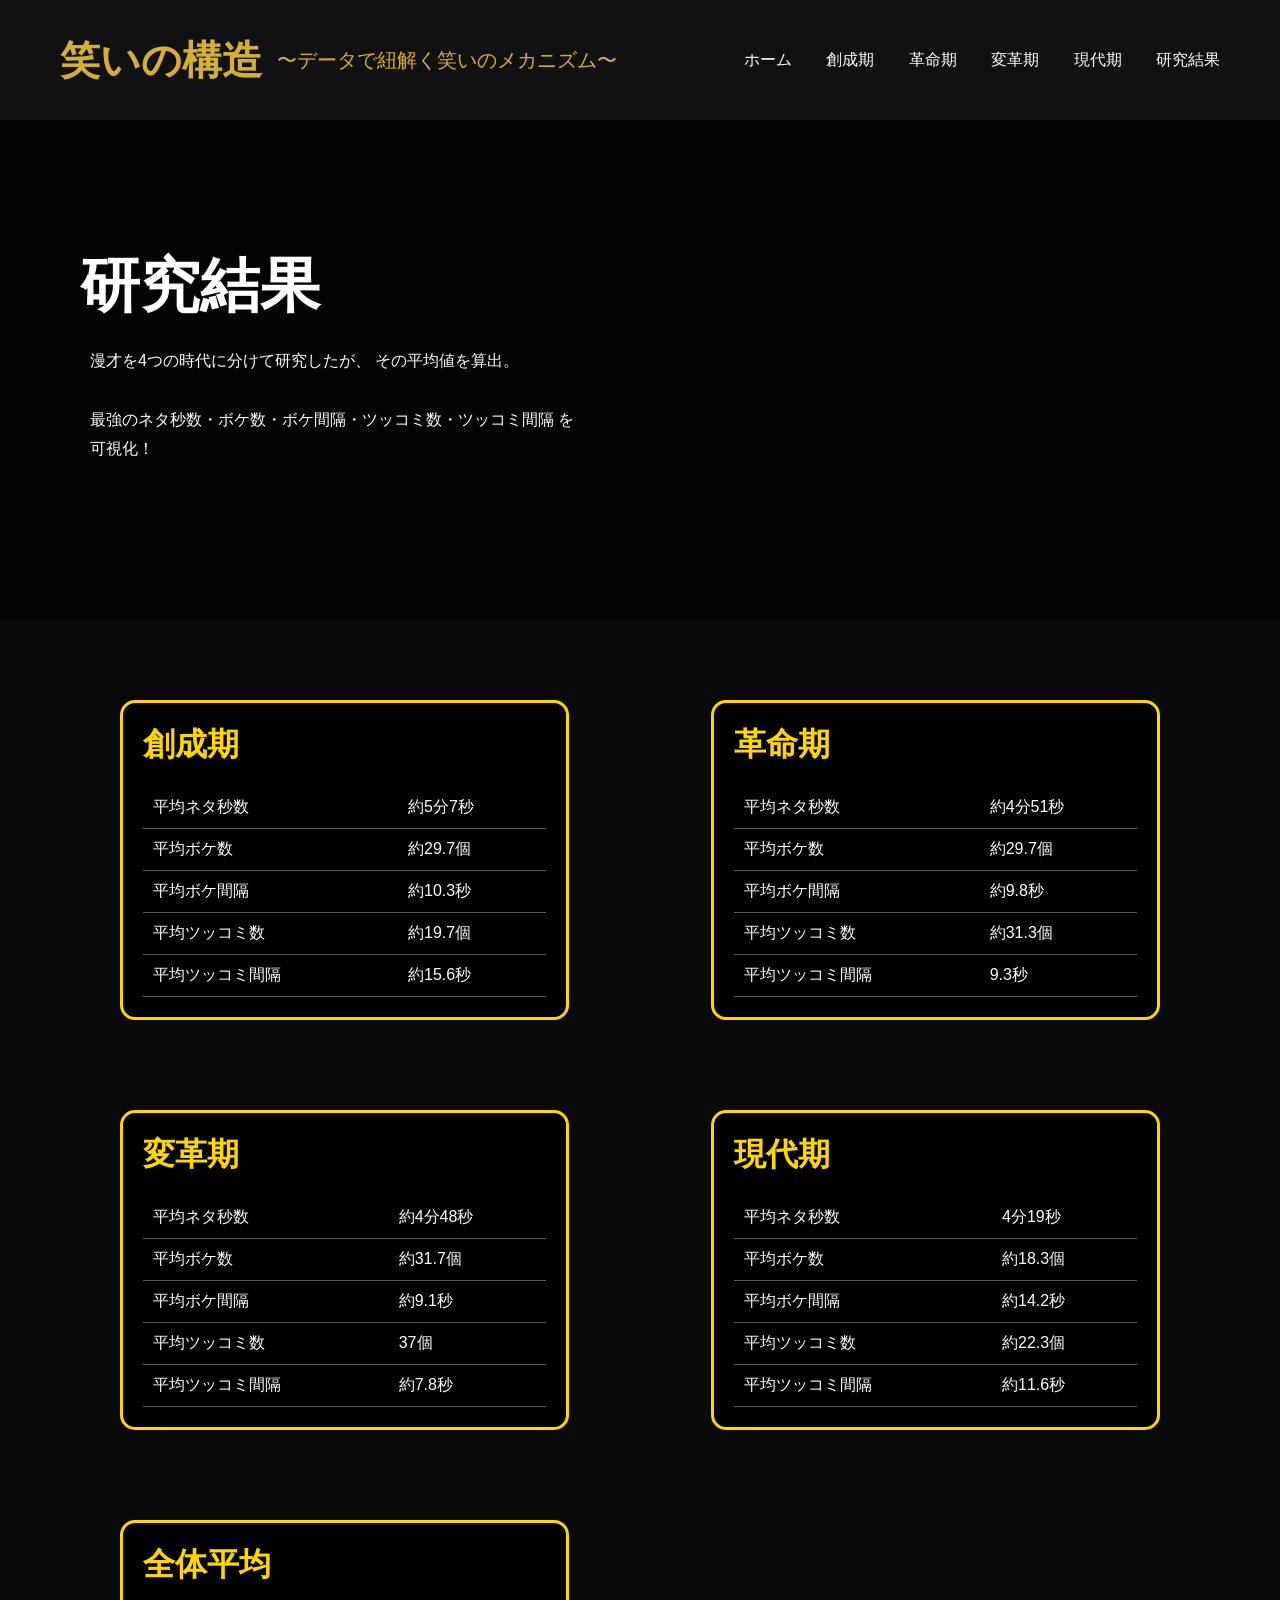
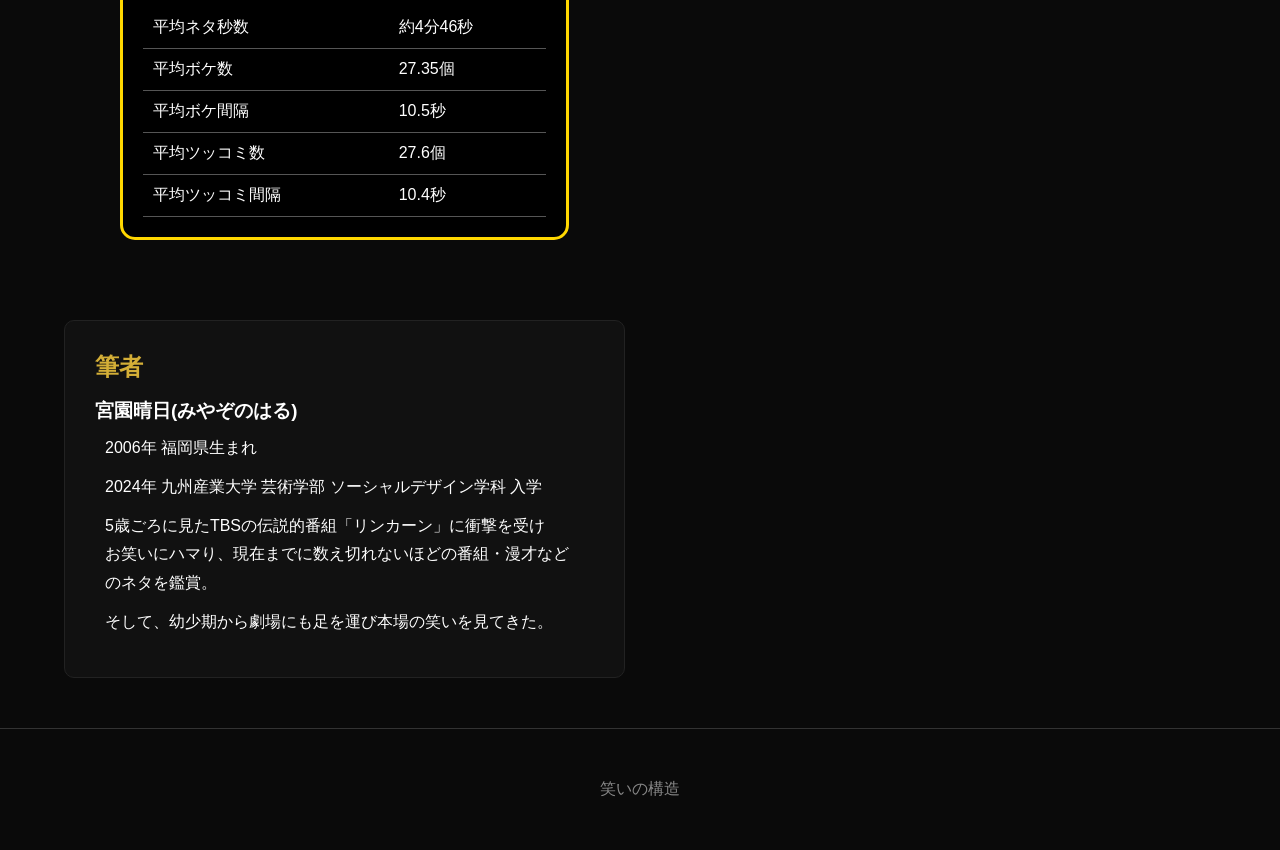
<file: kekka.html>
<!DOCTYPE html>
<html lang="ja">
<head>
    <meta charset="UTF-8">
    <meta name="viewport" content="width=device-width, initial-scale=1.0">
    <title>笑いの構造</title>
    <link rel="stylesheet" href="style.css">
</head>

<body>
    <header>
        <div class="title-area">
        <h1>
            笑いの構造
        </h1>
        <h2>
         〜データで紐解く笑いのメカニズム〜   
        </h2>
        </div>

        <nav>
            <a href="index.html">ホーム</a>
            <a href="souseiki.html">創成期</a>
            <a href="kakumeiki.html">革命期</a>
            <a href="henkakuki.html">変革期</a>
            <a href="gendaiki.html">現代期</a>
            <a href="kekka.html">研究結果</a>
        </nav>
    </header>

     <section class="hero">
        <div class="hero-text">
            <h2>研究結果</h2>

            <p>
                漫才を4つの時代に分けて研究したが、
                その平均値を算出。
            </p>

            <p>
                最強のネタ秒数・ボケ数・ボケ間隔・ツッコミ数・ツッコミ間隔
                を可視化！
            </p>
            
        </div>
    </section>

    <main>
        <div class="timeline-box">
            <table>
            <h2>創成期</h2>

            <tr><td>平均ネタ秒数</td><td>約5分7秒</td></tr>

            <tr><td>平均ボケ数</td><td>約29.7個</td></tr>

            <tr><td>平均ボケ間隔</td><td>約10.3秒</td></tr>

            <tr><td>平均ツッコミ数</td><td>約19.7個</td></tr>

            <tr><td>平均ツッコミ間隔</td><td>約15.6秒</td></tr>
            </table>
        </div>

        <div class="timeline-box">
            <table>
            <h2>革命期</h2>

            <tr><td>平均ネタ秒数</td><td>約4分51秒</td></tr>

            <tr><td>平均ボケ数</td><td>約29.7個</td></tr>

            <tr><td>平均ボケ間隔</td><td>約9.8秒</td></tr>

            <tr><td>平均ツッコミ数</td><td>約31.3個</td></tr>

            <tr><td>平均ツッコミ間隔</td><td>9.3秒</td></tr>
            </table>
        </div>

        <div class="timeline-box">
            <table>
            <h2>変革期</h2>

            <tr><td>平均ネタ秒数</td><td>約4分48秒</td></tr>

            <tr><td>平均ボケ数</td><td>約31.7個</td></tr>

            <tr><td>平均ボケ間隔</td><td>約9.1秒</td></tr>

            <tr><td>平均ツッコミ数</td><td>37個</td></tr>

            <tr><td>平均ツッコミ間隔</td><td>約7.8秒</td></tr>
            </table>
        </div>

        <div class="timeline-box">
            <table>
            <h2>現代期</h2>

            <tr><td>平均ネタ秒数</td><td>4分19秒</td></tr>

            <tr><td>平均ボケ数</td><td>約18.3個</td></tr>

            <tr><td>平均ボケ間隔</td><td>約14.2秒</td></tr>

            <tr><td>平均ツッコミ数</td><td>約22.3個</td></tr>

            <tr><td>平均ツッコミ間隔</td><td>約11.6秒</td></tr>
            </table>
        </div>

        <div class="timeline-box">
            <table>
            <h2>全体平均</h2>

            <tr><td>平均ネタ秒数</td><td>約4分46秒</td></tr>

            <tr><td>平均ボケ数</td><td>27.35個</td></tr>

            <tr><td>平均ボケ間隔</td><td>10.5秒</td></tr>

            <tr><td>平均ツッコミ数</td><td>27.6個</td></tr>

            <tr><td>平均ツッコミ間隔</td><td>10.4秒</td></tr>
            </table>
        </div>

    </main>

        <main>
        <section class="card">

        <h2>筆者</h2>

        <h3>宮園晴日(みやぞのはる)<br></h3>

        <p>
            2006年 福岡県生まれ<br>
        </p>

        <p>
            2024年 九州産業大学 芸術学部 ソーシャルデザイン学科 入学<br>
        </p>

        <p>
            5歳ごろに見たTBSの伝説的番組「リンカーン」に衝撃を受け<br>
            お笑いにハマり、現在までに数え切れないほどの番組・漫才などのネタを鑑賞。<br>
        </p>

        <p>
            そして、幼少期から劇場にも足を運び本場の笑いを見てきた。<br>
        </p>
        </main>
        </section>

        <script>
        function openImage(src){
        document.getElementById("largeImage").src = src;
        document.getElementById("overlay").style.display = "flex";
        }

        function closeImage(){
         document.getElementById("overlay").style.display = "none";
        }
    
        </script>


    <footer>
        <p>笑いの構造</p>
    </footer>
    <script src="script.js"></script>
</body>
</html>
</file>
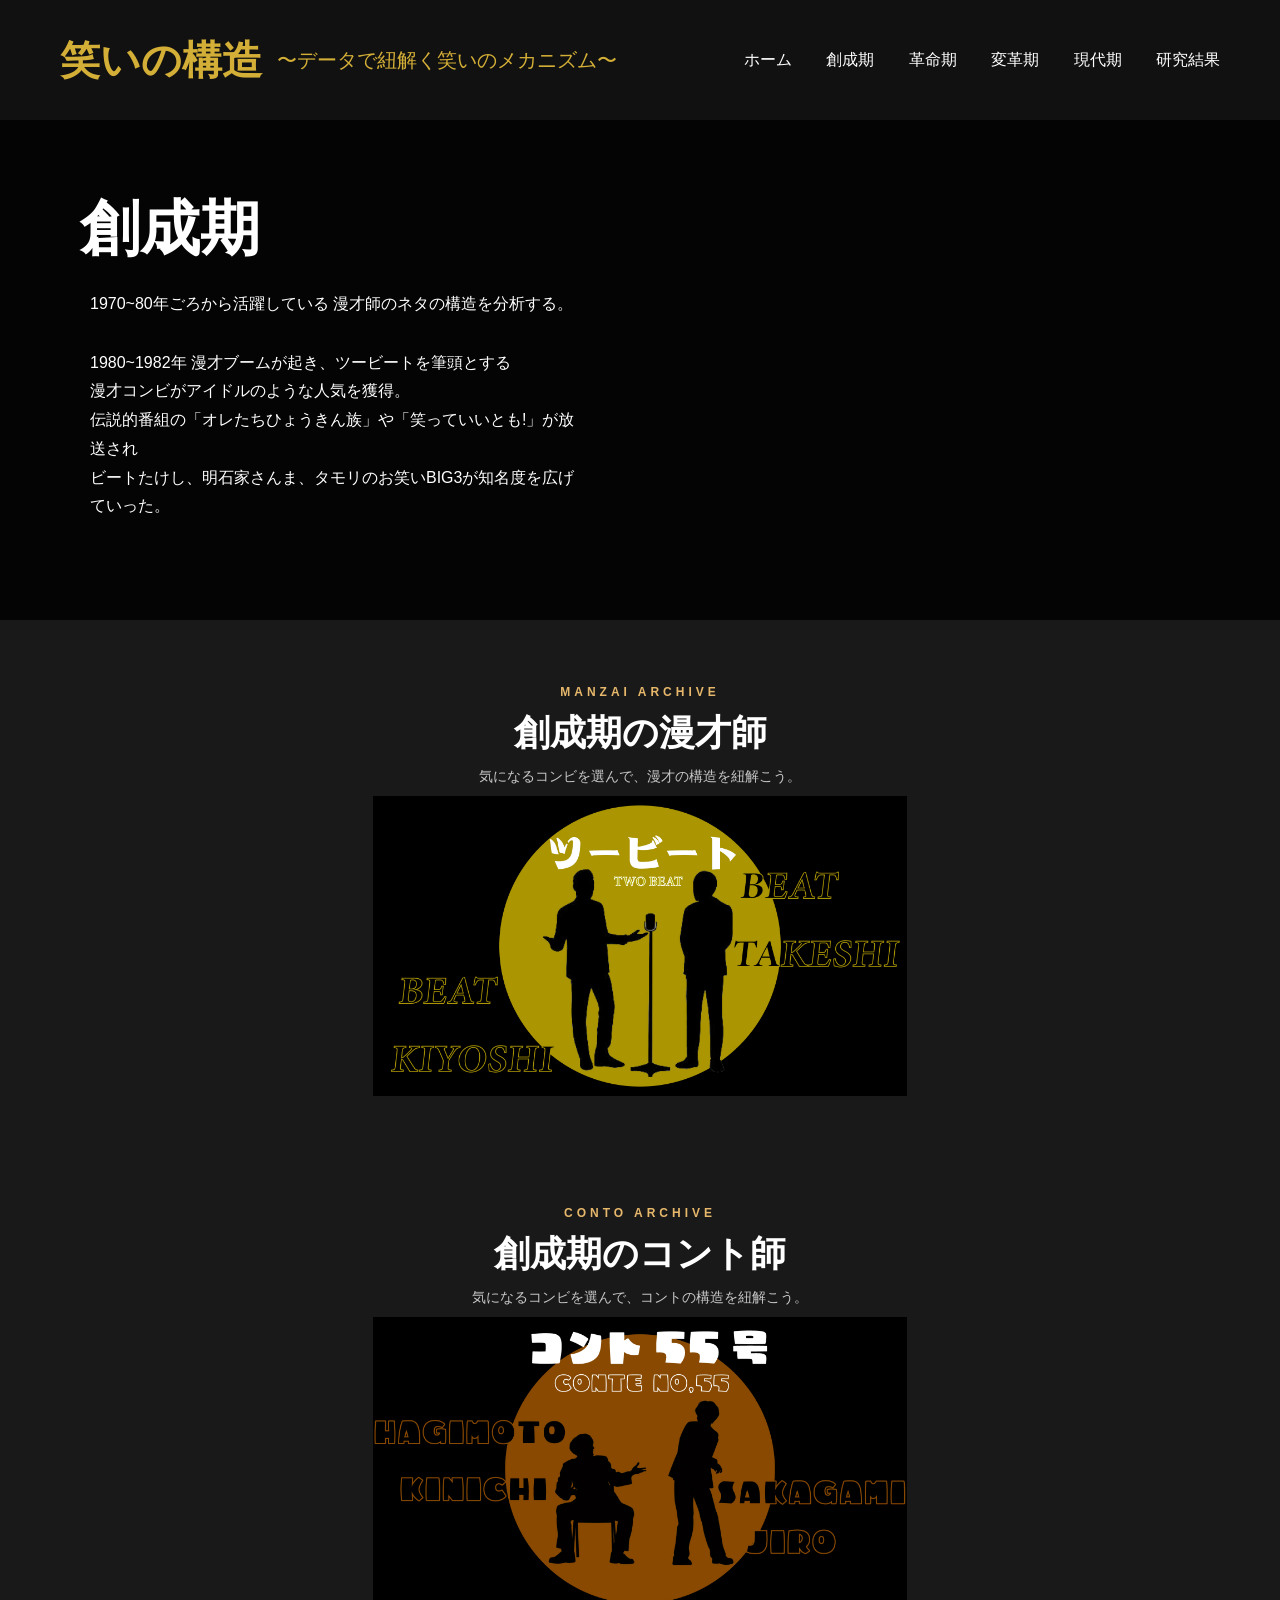
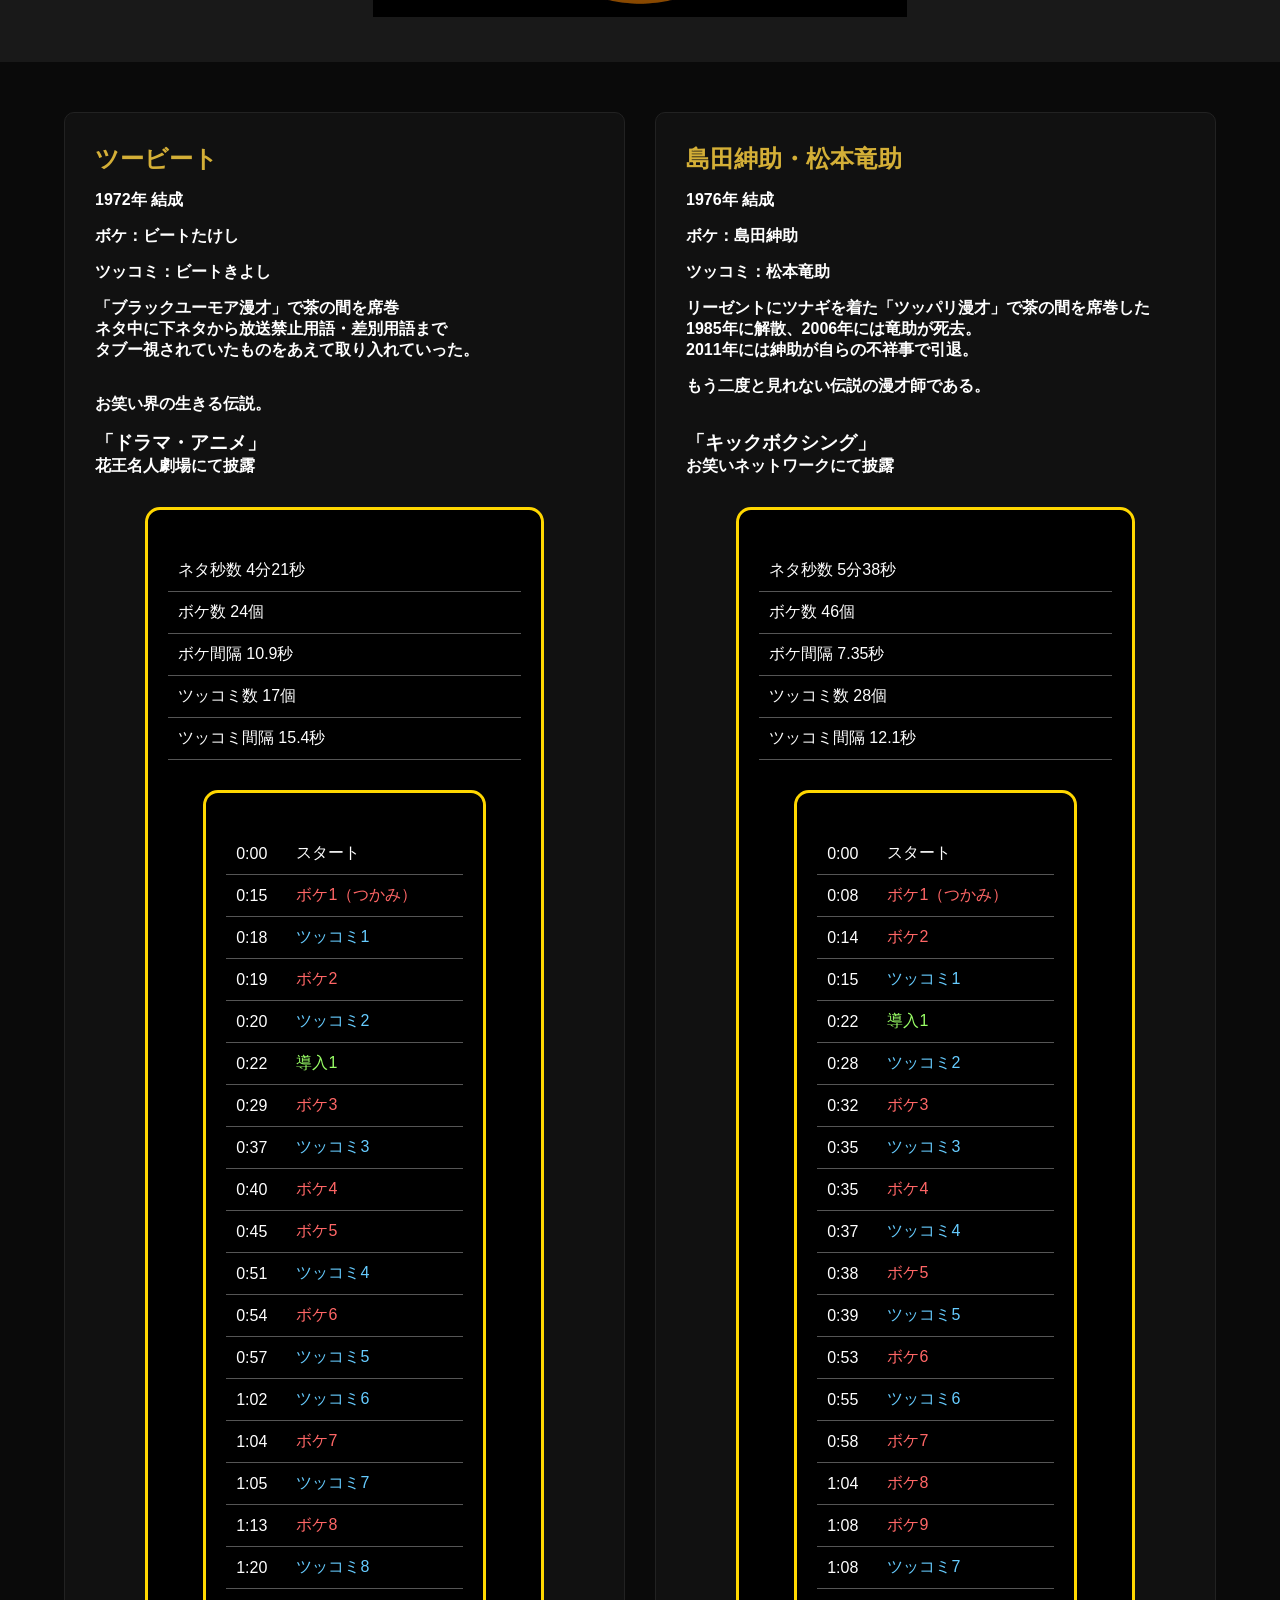
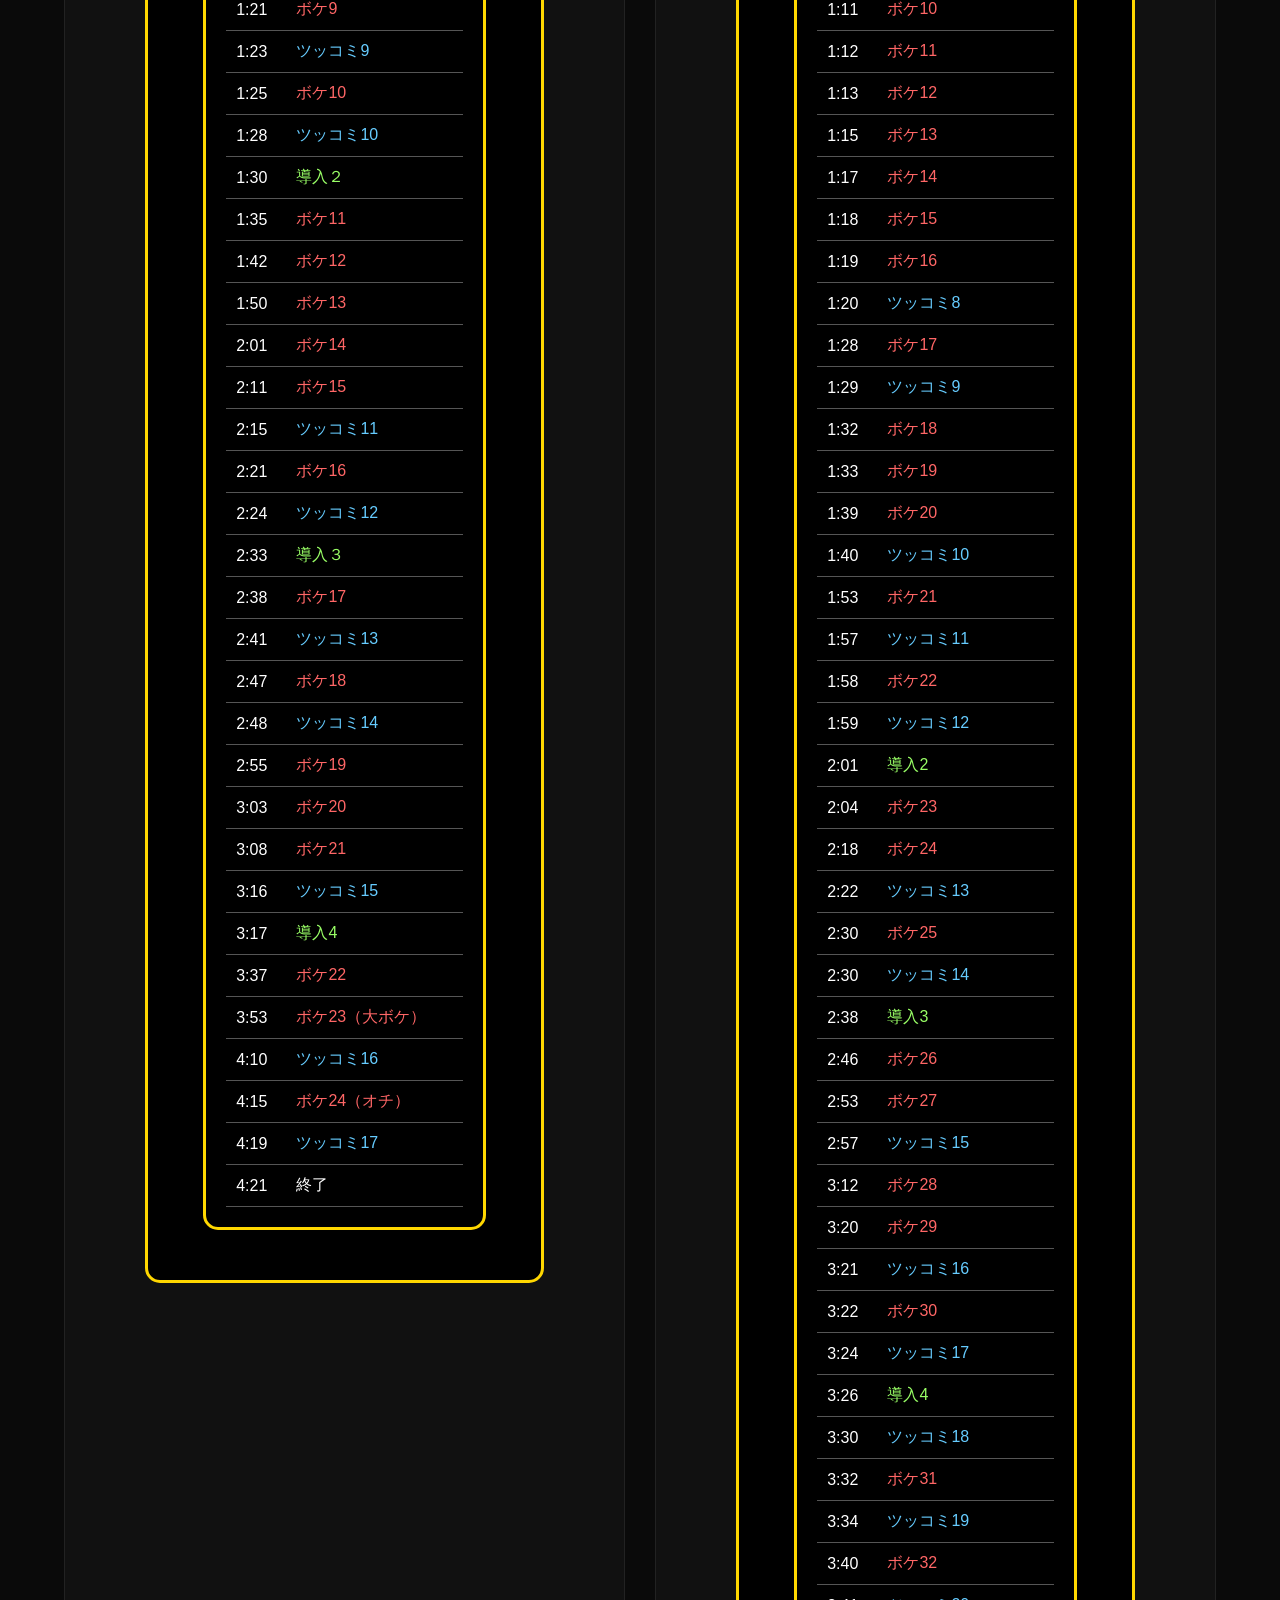
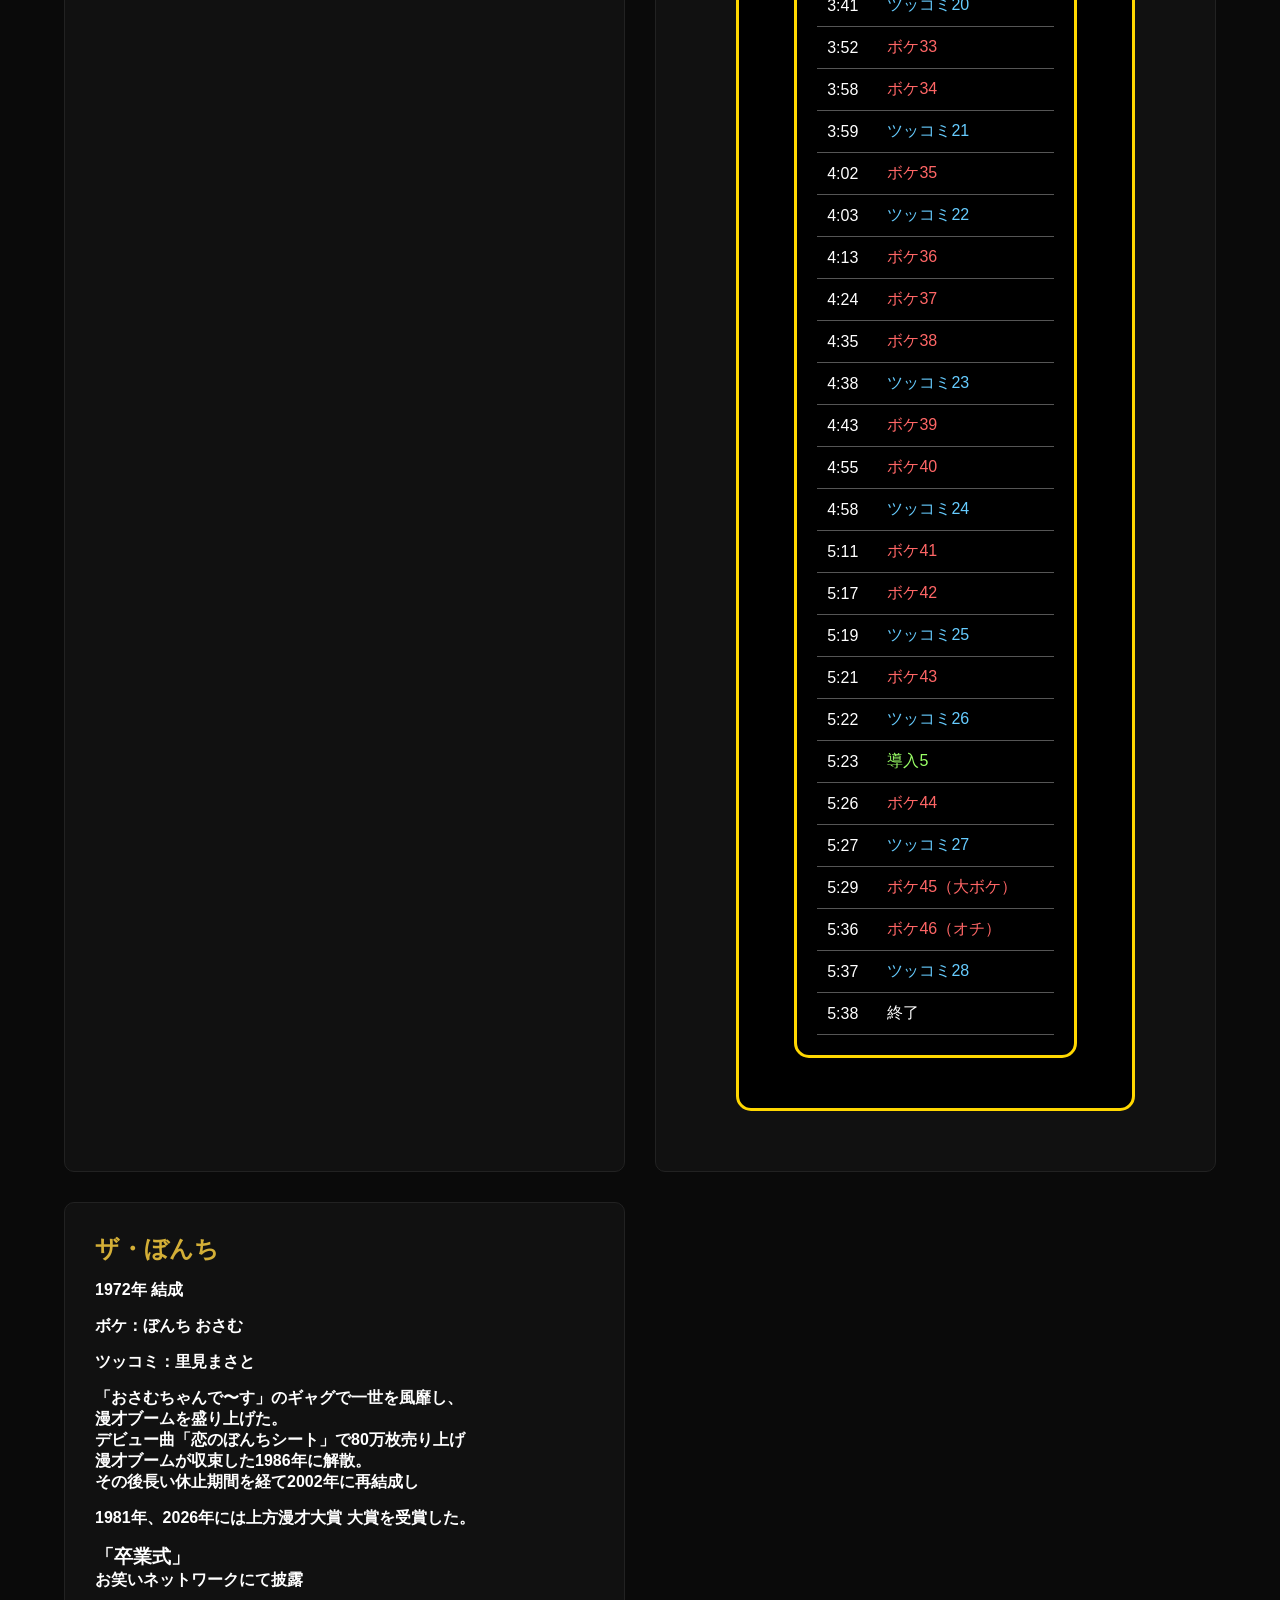
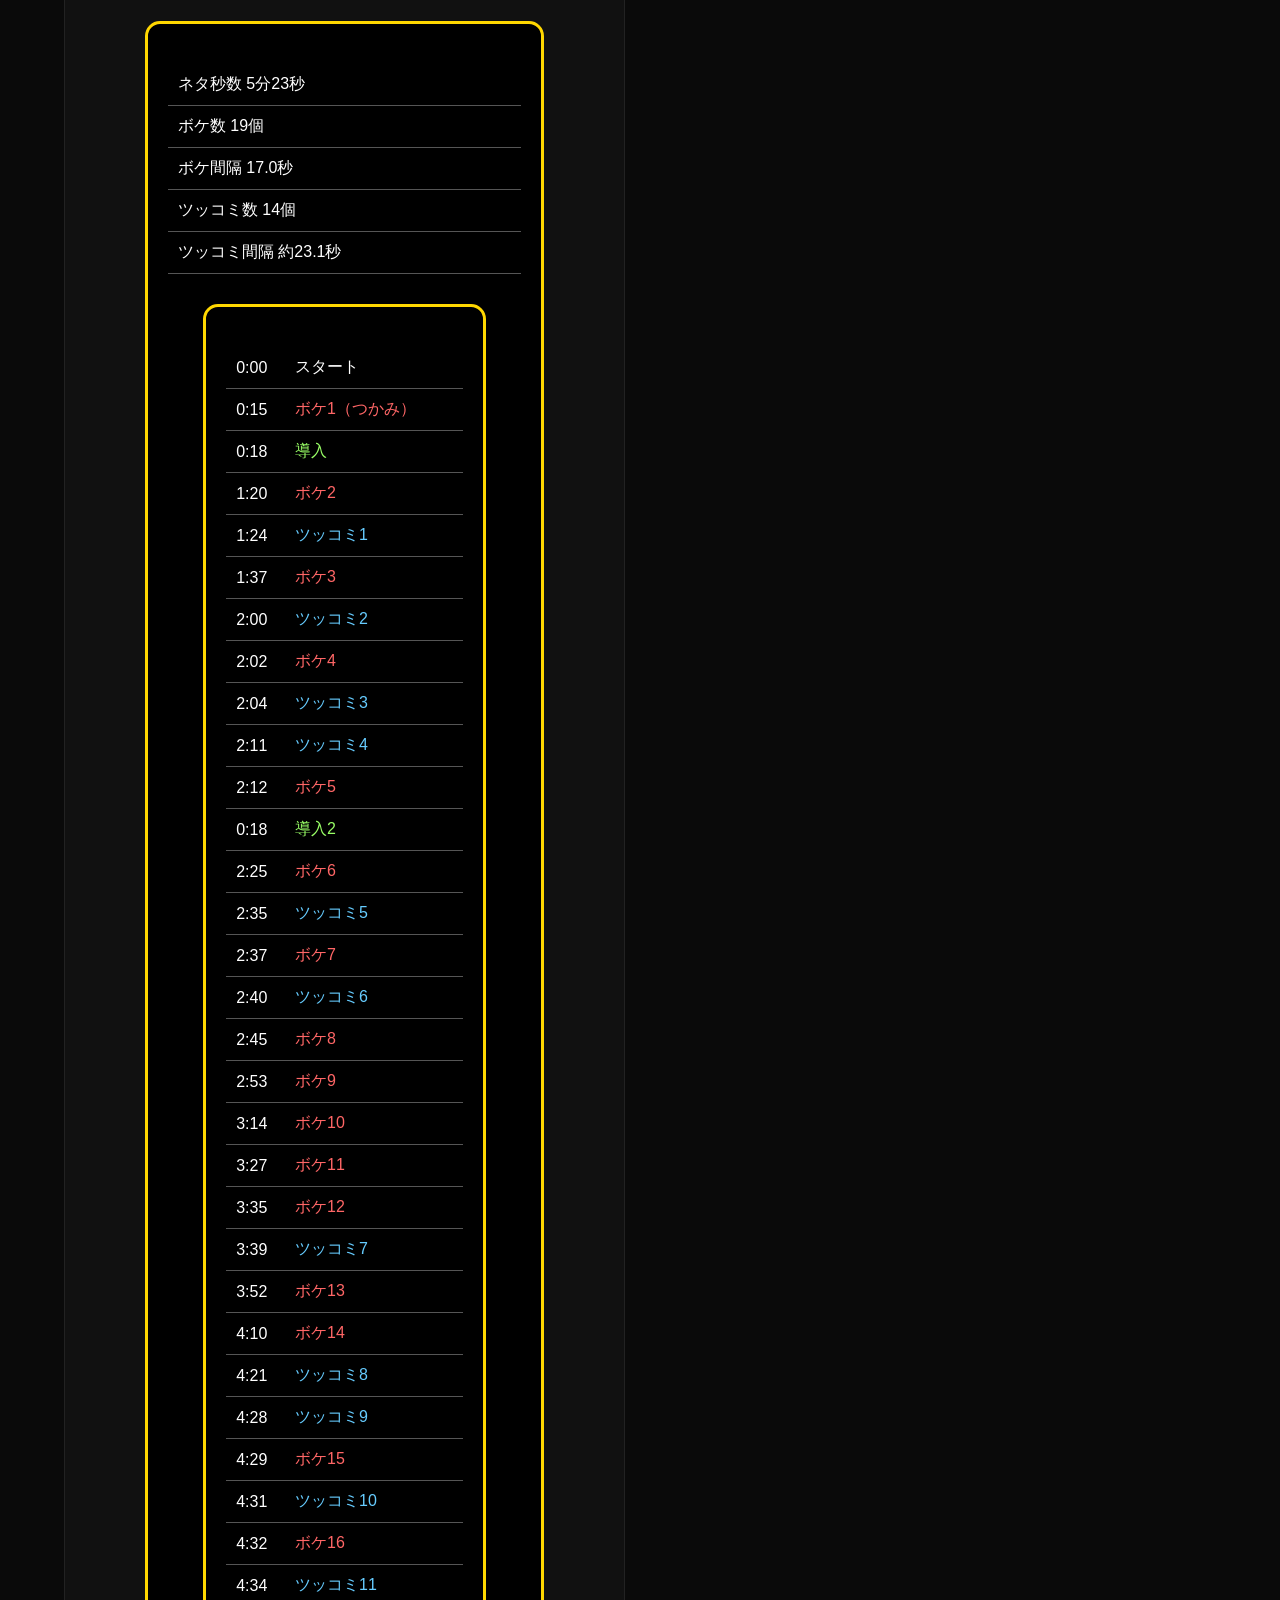
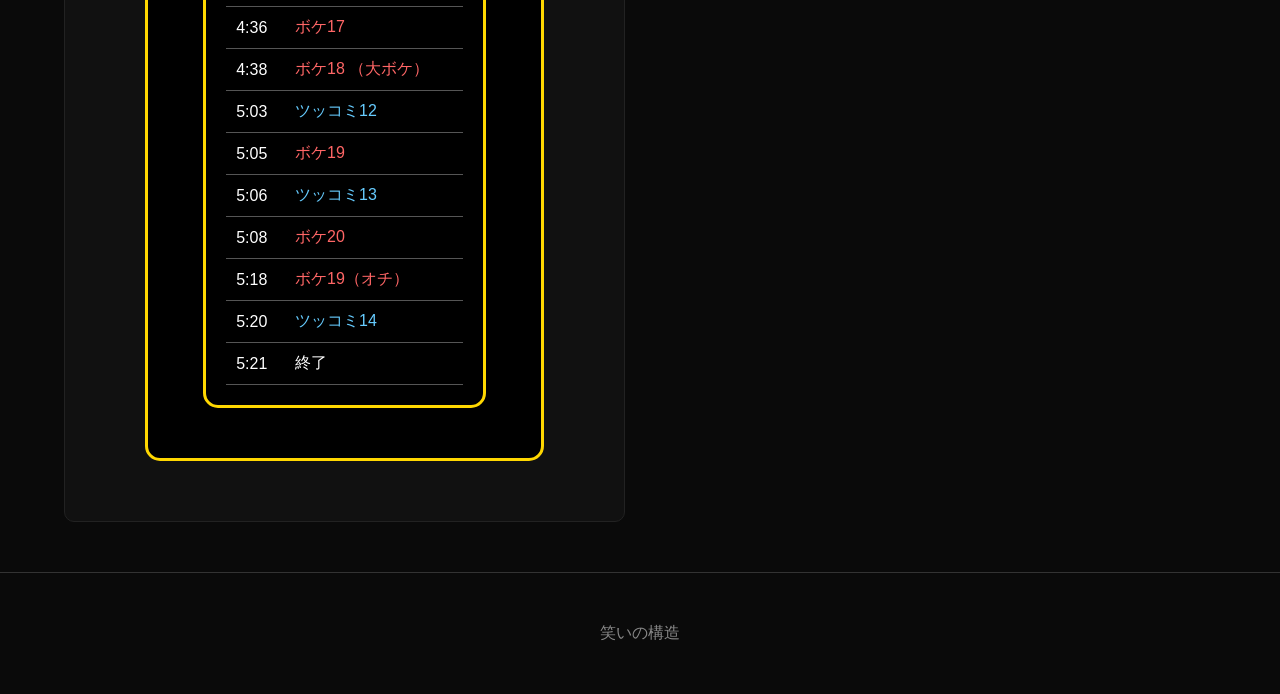
<file: souseiki.html>
<!DOCTYPE html>
<html lang="ja">
<head>
    <meta charset="UTF-8">
    <meta name="viewport" content="width=device-width, initial-scale=1.0">
    <title>笑いの構造</title>
    <link rel="stylesheet" href="style.css">
</head>

<body>
    <header>
        <div class="title-area">
        <h1>
            笑いの構造
        </h1>
        <h2>
         〜データで紐解く笑いのメカニズム〜   
        </h2>
        </div>

        <nav>
            <a href="index.html">ホーム</a>
            <a href="souseiki.html">創成期</a>
            <a href="kakumeiki.html">革命期</a>
            <a href="henkakuki.html">変革期</a>
            <a href="gendaiki.html">現代期</a>
            <a href="kekka.html">研究結果</a>
        </nav>
    </header>

     <section class="hero">
        <div class="hero-text">
            <h2>創成期</h2>

            <p>
               1970~80年ごろから活躍している
               漫才師のネタの構造を分析する。
            </p>

            <p>
               1980~1982年 漫才ブームが起き、ツービートを筆頭とする<br>
               漫才コンビがアイドルのような人気を獲得。<br>
               伝説的番組の「オレたちひょうきん族」や「笑っていいとも!」が放送され<br>
               ビートたけし、明石家さんま、タモリのお笑いBIG3が知名度を広げていった。<br>
            </p>
        </div>
    </section>

     <section class="manzai-carousel">
    <p class="carousel-label">MANZAI ARCHIVE</p>
    <h2>創成期の漫才師</h2>
    <p class="carousel-description">
        気になるコンビを選んで、漫才の構造を紐解こう。
    </p>

    <div class="slider-container">
        <div class="image-container">
            <img src="images/one.jpg" alt="宣材" class="slider-image">
            <img src="images/two.jpg" alt="宣材" class="slider-image">
            <img src="images/three.jpg" alt="宣材" class="slider-image">
    </div>

    <p id="carouselCounter" class="carousel-counter"></p>
    <p class="carousel-hint">中央のコンビを選ぶと分析へ移動</p>
    <button id="backToCarousel" class="carousel-back" hidden>
        ← コンビ一覧に戻る
    </button>
    </button>
</section>

<section class="manzai-carousel conto-carousel">
    <p class="carousel-label">CONTO ARCHIVE</p>
    <h2>創成期のコント師</h2>
    <p class="carousel-description">
        気になるコンビを選んで、コントの構造を紐解こう。
    </p>

    <div class="slider-container">
        <div class="image-container">
            <img src="image2/1.jpg" alt="宣材" class="slider-image">
            <img src="image2/2.jpg" alt="宣材" class="slider-image">
            <img src="image2/3.jpg" alt="宣材" class="slider-image">
    </div>

    <p id="carouselCounter" class="carousel-counter"></p>
    <p class="carousel-hint">中央のコンビを選ぶと分析へ移動</p>
    <button id="backToCarousel" class="carousel-back" hidden>
        ← コンビ一覧に戻る
    </button>
    </button>
</section>




     <main>
        <section class="card">
            <h2>ツービート</h2>

            <h4>
                1972年 結成<br>
            </h4>

            <h4>
                ボケ：ビートたけし<br>
            </h4>

            <h4>
                ツッコミ：ビートきよし<br>
            </h4>

            <h4>
                「ブラックユーモア漫才」で茶の間を席巻<br>
                ネタ中に下ネタから放送禁止用語・差別用語まで<br>
                タブー視されていたものをあえて取り入れていった。<br><br>
            </h4>

            <h4>
                お笑い界の生きる伝説。<br>
            </h4>


            <h3>「ドラマ・アニメ」</h3> <h4>花王名人劇場にて披露</h4>

            <div class="timeline-box">
                <table>
                <tr><td>ネタ秒数 4分21秒</td></tr>
                <tr><td>ボケ数 24個</td></tr>
                <tr><td>ボケ間隔 10.9秒</td></tr>
                <tr><td>ツッコミ数 17個</td></tr>
                <tr><td>ツッコミ間隔 15.4秒</td></tr>
                </table>

            <div class="timeline-box">
                <table>
                <tr><td>0:00</td><td>スタート</td></tr>
                <tr><td>0:15</td><td class="boke">ボケ1（つかみ）</td></tr>
                <tr><td>0:18</td><td class="tsukkomi">ツッコミ1</td></tr>
                <tr><td>0:19</td><td class="boke">ボケ2</td></tr>
                <tr><td>0:20</td><td class="tsukkomi">ツッコミ2</td></tr>
                <tr><td>0:22</td><td class="intro">導入1</td></tr>
                <tr><td>0:29</td><td class="boke">ボケ3</td></tr>
                <tr><td>0:37</td><td class="tsukkomi">ツッコミ3</td></tr>
                <tr><td>0:40</td><td class="boke">ボケ4</td></tr>
                <tr><td>0:45</td><td class="boke">ボケ5</td></tr>
                <tr><td>0:51</td><td class="tsukkomi">ツッコミ4</td></tr>
                <tr><td>0:54</td><td class="boke">ボケ6</td></tr>
                <tr><td>0:57</td><td class="tsukkomi">ツッコミ5</td></tr>
                <tr><td>1:02</td><td class="tsukkomi">ツッコミ6</td></tr>
                <tr><td>1:04</td><td class="boke">ボケ7</td></tr>
                <tr><td>1:05</td><td class="tsukkomi">ツッコミ7</td></tr>
                <tr><td>1:13</td><td class="boke">ボケ8</td></tr>
                <tr><td>1:20</td><td class="tsukkomi">ツッコミ8</td></tr>
                <tr><td>1:21</td><td class="boke">ボケ9</td></tr>
                <tr><td>1:23</td><td class="tsukkomi">ツッコミ9</td></tr>
                <tr><td>1:25</td><td class="boke">ボケ10</td></tr>
                <tr><td>1:28</td><td class="tsukkomi">ツッコミ10</td></tr>
                <tr><td>1:30</td><td class="intro">導入２</td></tr>
                <tr><td>1:35</td><td class="boke">ボケ11</td></tr>
                <tr><td>1:42 </td><td class="boke">ボケ12</td></tr>
                <tr><td>1:50</td><td class="boke">ボケ13</td></tr>
                <tr><td>2:01</td><td class="boke">ボケ14</td></tr>
                <tr><td>2:11</td><td class="boke">ボケ15</td></tr>
                <tr><td>2:15</td><td class="tsukkomi">ツッコミ11</td></tr>
                <tr><td>2:21</td><td class="boke">ボケ16</td></tr>
                <tr><td>2:24</td><td class="tsukkomi">ツッコミ12</td></tr>
                <tr><td>2:33</td><td class="intro">導入３</td></tr>
                <tr><td>2:38</td><td class="boke">ボケ17</td></tr>
                <tr><td>2:41</td><td class="tsukkomi">ツッコミ13</td></tr>
                <tr><td>2:47</td><td class="boke">ボケ18</td></tr>
                <tr><td>2:48</td><td class="tsukkomi">ツッコミ14</td></tr>
                <tr><td>2:55</td><td class="boke">ボケ19</td></tr>
                <tr><td>3:03</td><td class="boke">ボケ20</td></tr>
                <tr><td>3:08</td><td class="boke">ボケ21</td></tr>
                <tr><td>3:16</td><td class="tsukkomi">ツッコミ15</td></tr>
                <tr><td>3:17</td><td class="intro">導入4</td></tr>
                <tr><td>3:37</td><td class="boke">ボケ22</td></tr>
                <tr><td>3:53</td><td class="boke">ボケ23（大ボケ）</td></tr>
                <tr><td>4:10</td><td class="tsukkomi">ツッコミ16</td></tr>
                <tr><td>4:15</td><td class="boke">ボケ24（オチ）</td></tr>
                <tr><td>4:19</td><td class="tsukkomi">ツッコミ17</td></tr>
                <tr><td>4:21</td><td>終了</td></tr>
            </table>
            </div>
        </section>
        
        <section class="card">
            <h2>島田紳助・松本竜助</h2>

            <h4>
                1976年 結成 <br>
            </h4>

            <h4>
                ボケ：島田紳助<br>
            </h4>

            <h4>
                ツッコミ：松本竜助<br>
            </h4>

            <h4>
                リーゼントにツナギを着た「ツッパリ漫才」で茶の間を席巻した<br>
                1985年に解散、2006年には竜助が死去。<br>
                2011年には紳助が自らの不祥事で引退。<br>
            </h4>

            <h4>
                もう二度と見れない伝説の漫才師である。<br><br>
            </h4>


            <h3>「キックボクシング」</h3> <h4>お笑いネットワークにて披露</h4>

            <div class="timeline-box">
                <table>
                <tr><td>ネタ秒数 5分38秒</td></tr>
                <tr><td>ボケ数 46個</td></tr>
                <tr><td>ボケ間隔 7.35秒</td></tr>
                <tr><td>ツッコミ数 28個</td></tr>
                <tr><td>ツッコミ間隔 12.1秒</td></tr>
                </table>
            
            <div class="timeline-box">
                <table>
                <tr><td>0:00</td><td>スタート</td></tr>
                <tr><td>0:08</td><td class="boke">ボケ1（つかみ）</td></tr>
                <tr><td>0:14</td><td class="boke">ボケ2</td></tr>
                <tr><td>0:15</td><td class="tsukkomi">ツッコミ1</td></tr>
                <tr><td>0:22</td><td class="intro">導入1</td></tr>
                <tr><td>0:28</td><td class="tsukkomi">ツッコミ2</td></tr>
                <tr><td>0:32</td><td class="boke">ボケ3</td></tr>
                <tr><td>0:35</td><td class="tsukkomi">ツッコミ3</td></tr>
                <tr><td>0:35</td><td class="boke">ボケ4</td></tr>
                <tr><td>0:37</td><td class="tsukkomi">ツッコミ4</td></tr>
                <tr><td>0:38</td><td class="boke">ボケ5</td></tr>
                <tr><td>0:39</td><td class="tsukkomi">ツッコミ5</td></tr>
                <tr><td>0:53</td><td class="boke">ボケ6</td></tr>
                <tr><td>0:55</td><td class="tsukkomi">ツッコミ6</td></tr>
                <tr><td>0:58</td><td class="boke">ボケ7</td></tr>
                <tr><td>1:04</td><td class="boke">ボケ8</td></tr>
                <tr><td>1:08</td><td class="boke">ボケ9</td></tr>
                <tr><td>1:08</td><td class="tsukkomi">ツッコミ7</td></tr>
                <tr><td>1:11</td><td class="boke">ボケ10</td></tr>
                <tr><td>1:12</td><td class="boke">ボケ11</td></tr>
                <tr><td>1:13</td><td class="boke">ボケ12</td></tr>
                <tr><td>1:15</td><td class="boke">ボケ13</td></tr>
                <tr><td>1:17</td><td class="boke">ボケ14</td></tr>
                <tr><td>1:18</td><td class="boke">ボケ15</td></tr>
                <tr><td>1:19</td><td class="boke">ボケ16</td></tr>
                <tr><td>1:20</td><td class="tsukkomi">ツッコミ8</td></tr>
                <tr><td>1:28</td><td class="boke">ボケ17</td></tr>
                <tr><td>1:29</td><td class="tsukkomi">ツッコミ9</td></tr>
                <tr><td>1:32</td><td class="boke">ボケ18</td></tr>
                <tr><td>1:33</td><td class="boke">ボケ19</td></tr>
                <tr><td>1:39</td><td class="boke">ボケ20</td></tr>
                <tr><td>1:40</td><td class="tsukkomi">ツッコミ10</td></tr>
                <tr><td>1:53</td><td class="boke">ボケ21</td></tr>
                <tr><td>1:57</td><td class="tsukkomi">ツッコミ11</td></tr>
                <tr><td>1:58</td><td class="boke">ボケ22</td></tr>
                <tr><td>1:59</td><td class="tsukkomi">ツッコミ12</td></tr>
                <tr><td>2:01</td><td class="intro">導入2</td></tr>
                <tr><td>2:04</td><td class="boke">ボケ23</td></tr>
                <tr><td>2:18</td><td class="boke">ボケ24</td></tr>
                <tr><td>2:22</td><td class="tsukkomi">ツッコミ13</td></tr>
                <tr><td>2:30</td><td class="boke">ボケ25</td></tr>
                <tr><td>2:30</td><td class="tsukkomi">ツッコミ14</td></tr>
                <tr><td>2:38</td><td class="intro">導入3</td></tr>
                <tr><td>2:46</td><td class="boke">ボケ26</td></tr>
                <tr><td>2:53</td><td class="boke">ボケ27</td></tr>
                <tr><td>2:57</td><td class="tsukkomi">ツッコミ15</td></tr>
                <tr><td>3:12</td><td class="boke">ボケ28</td></tr>
                <tr><td>3:20</td><td class="boke">ボケ29</td></tr>
                <tr><td>3:21</td><td class="tsukkomi">ツッコミ16</td></tr>
                <tr><td>3:22</td><td class="boke">ボケ30</td></tr>
                <tr><td>3:24</td><td class="tsukkomi">ツッコミ17</td></tr>
                <tr><td>3:26</td><td class="intro">導入4</td></tr>
                <tr><td>3:30</td><td class="tsukkomi">ツッコミ18</td></tr>
                <tr><td>3:32</td><td class="boke">ボケ31</td></tr>
                <tr><td>3:34</td><td class="tsukkomi">ツッコミ19</td></tr>
                <tr><td>3:40</td><td class="boke">ボケ32</td></tr>
                <tr><td>3:41</td><td class="tsukkomi">ツッコミ20</td></tr>
                <tr><td>3:52</td><td class="boke">ボケ33</td></tr>
                <tr><td>3:58</td><td class="boke">ボケ34</td></tr>
                <tr><td>3:59</td><td class="tsukkomi">ツッコミ21</td></tr>
                <tr><td>4:02</td><td class="boke">ボケ35</td></tr>
                <tr><td>4:03</td><td class="tsukkomi">ツッコミ22</td></tr>
                <tr><td>4:13</td><td class="boke">ボケ36</td></tr>
                <tr><td>4:24</td><td class="boke">ボケ37</td></tr>
                <tr><td>4:35</td><td class="boke">ボケ38</td></tr>
                <tr><td>4:38</td><td class="tsukkomi">ツッコミ23</td></tr>
                <tr><td>4:43</td><td class="boke">ボケ39</td></tr>
                <tr><td>4:55</td><td class="boke">ボケ40</td></tr>
                <tr><td>4:58</td><td class="tsukkomi">ツッコミ24</td></tr>
                <tr><td>5:11</td><td class="boke">ボケ41</td></tr>
                <tr><td>5:17</td><td class="boke">ボケ42</td></tr>
                <tr><td>5:19</td><td class="tsukkomi">ツッコミ25</td></tr>
                <tr><td>5:21</td><td class="boke">ボケ43</td></tr>
                <tr><td>5:22</td><td class="tsukkomi">ツッコミ26</td></tr>
                <tr><td>5:23</td><td class="intro">導入5</td></tr>
                <tr><td>5:26</td><td class="boke">ボケ44</td></tr>
                <tr><td>5:27</td><td class="tsukkomi">ツッコミ27</td></tr>
                <tr><td>5:29</td><td class="boke">ボケ45（大ボケ）</td></tr>
                <tr><td>5:36</td><td class="boke">ボケ46（オチ）</td></tr>
                <tr><td>5:37</td><td class="tsukkomi">ツッコミ28</td></tr>
                <tr><td>5:38</td><td>終了</td></tr>
            </table>
            </div>
        </section>

        <section class="card">
            <h2>ザ・ぼんち</h2>

            <h4>
                1972年 結成
            </h4>

            <h4>
                ボケ：ぼんち おさむ
            </h4>

            <h4>
                ツッコミ：里見まさと
            </h4>

            <h4>
                「おさむちゃんで〜す」のギャグで一世を風靡し、<br>
                漫才ブームを盛り上げた。<br>
                デビュー曲「恋のぼんちシート」で80万枚売り上げ<br>
                漫才ブームが収束した1986年に解散。<br>
                その後長い休止期間を経て2002年に再結成し<br>
            </h4>

            <h4>
                1981年、2026年には上方漫才大賞 大賞を受賞した。<br>
            </h4>


            <h3>「卒業式」</h3> <h4>お笑いネットワークにて披露</h4>

            <div class="timeline-box">
                <table>
                <tr><td>ネタ秒数 5分23秒</td></tr>
                <tr><td>ボケ数 19個</td></tr>
                <tr><td>ボケ間隔 17.0秒</td></tr>
                <tr><td>ツッコミ数 14個</td></tr>
                <tr><td>ツッコミ間隔 約23.1秒</td></tr>
                </table>

            <div class="timeline-box">
                <table>
                <tr><td>0:00</td><td>スタート</td></tr>
                <tr><td>0:15</td><td class="boke">ボケ1（つかみ）</td></tr>
                <tr><td>0:18</td><td class="intro">導入</td></tr>
                <tr><td>1:20</td><td class="boke">ボケ2</td></tr>
                <tr><td>1:24</td><td class="tsukkomi">ツッコミ1</td></tr>
                <tr><td>1:37</td><td class="boke">ボケ3</td></tr>
                <tr><td>2:00</td><td class="tsukkomi">ツッコミ2</td></tr>
                <tr><td>2:02</td><td class="boke">ボケ4</td></tr>
                <tr><td>2:04</td><td class="tsukkomi">ツッコミ3</td></tr>
                <tr><td>2:11</td><td class="tsukkomi">ツッコミ4</td></tr>
                <tr><td>2:12</td><td class="boke">ボケ5</td></tr>
                <tr><td>0:18</td><td class="intro">導入2</td></tr>
                <tr><td>2:25</td><td class="boke">ボケ6</td></tr>
                <tr><td>2:35</td><td class="tsukkomi">ツッコミ5</td></tr>
                <tr><td>2:37</td><td class="boke">ボケ7</td></tr>
                <tr><td>2:40</td><td class="tsukkomi">ツッコミ6</td></tr>
                <tr><td>2:45</td><td class="boke">ボケ8</td></tr>
                <tr><td>2:53</td><td class="boke">ボケ9</td></tr>
                <tr><td>3:14</td><td class="boke">ボケ10</td></tr>
                <tr><td>3:27</td><td class="boke">ボケ11</td></tr>
                <tr><td>3:35</td><td class="boke">ボケ12</td></tr>
                <tr><td>3:39</td><td class="tsukkomi">ツッコミ7</td></tr>
                <tr><td>3:52</td><td class="boke">ボケ13</td></tr>
                <tr><td>4:10</td><td class="boke">ボケ14</td></tr>
                <tr><td>4:21</td><td class="tsukkomi">ツッコミ8</td></tr>
                <tr><td>4:28</td><td class="tsukkomi">ツッコミ9</td></tr>
                <tr><td>4:29</td><td class="boke">ボケ15</td></tr>
                <tr><td>4:31</td><td class="tsukkomi">ツッコミ10</td></tr>
                <tr><td>4:32</td><td class="boke">ボケ16</td></tr>
                <tr><td>4:34</td><td class="tsukkomi">ツッコミ11</td></tr>
                <tr><td>4:36</td><td class="boke">ボケ17</td></tr>
                <tr><td>4:38</td><td class="boke">ボケ18 （大ボケ）</td></tr>
                <tr><td>5:03</td><td class="tsukkomi">ツッコミ12</td></tr>
                <tr><td>5:05</td><td class="boke">ボケ19</td></tr>
                <tr><td>5:06</td><td class="tsukkomi">ツッコミ13</td></tr>
                <tr><td>5:08</td><td class="boke">ボケ20</td></tr>
                <tr><td>5:18</td><td class="boke">ボケ19（オチ）</td></tr>
                <tr><td>5:20</td><td class="tsukkomi">ツッコミ14</td></tr>
                <tr><td>5:21</td><td>終了</td></tr>
            </table>
            </div>
        </section>


    </main>
    <footer>
        <p>笑いの構造</p>
    </footer>
</body>
</html>
</file>
<file: style.css>
*{
    margin:0;
    padding:0;
    box-sizing:border-box;
}

body{
    background-color:#0a0a0a;
    color:white;
    font-family:"Hiragino Sans", sans-serif;
}

header{
    display: flex;
    justify-content: space-between;
    align-items: center;
    padding: 25px 60px;
    min-height: 120px; /* 好きな高さに調整 */
    background-color: #111;
}

.title-area{
    display: flex;
    align-items: center;
    gap: 15px;         /* タイトル同士の距離 */
    margin-right: 80px; /* ナビとの距離 */
}

.zoom-image {
    cursor: pointer;
    transition: 0.3s;
}

.zoom-image:hover {
    opacity: 0.8;
}

.modal {
    display: none;
    position: fixed;
    z-index: 9999;
    left: 0;
    top: 0;
    width: 100%;
    height: 100%;
    background-color: rgba(0, 0, 0, 0.8);
    justify-content: center;
    align-items: center;
}

.modal img {
    max-width: 90%;
    max-height: 90%;
}



.close {
    position: absolute;
    top: 20px;
    right: 35px;
    color: white;
    font-size: 40px;
    font-weight: bold;
    cursor: pointer;
}

.close:hover {
    opacity: 0.7;
}

header h1{
    color:#d4af37;
    font-size:40px;
}

header h2{
    margin-top: 0;
    font-size: 20px;
    font-weight: normal;
    color: #d4af37;
}

nav a{
    color:white;
    text-decoration:none;
    margin-left:30px;
    transition:0.3s;
}

nav a:hover{
    color:#d4af37;
}

img{
    max-width:100%;
    height:auto;
    display:block;
}

/* 漫才師カルーセル */
.manzai-carousel {
    padding: 55px 16px 45px;
    text-align: center;
    background: #191919;
    color: #fff;
    overflow: hidden;
}

.carousel-label {
    color: #e7b86b;
    letter-spacing: 4px;
    font-size: 12px;
    font-weight: bold;
}

.manzai-carousel > h2 {
    margin: 10px 0;
    font-size: clamp(24px, 4vw, 36px);
}

.carousel-description,
.carousel-hint {
    color: #c7c7c7;
    font-size: 14px;
}

.carousel-stage {
    display: flex;
    align-items: center;
    justify-content: center;
    gap: 12px;
    max-width: 900px;
    margin: 30px auto 15px;
}

.carousel-track {
    display: grid;
    grid-template-columns: minmax(0, 1fr)
                           minmax(0, 2fr)
                           minmax(0, 1fr);
    align-items: center;
    gap: 14px;
    width: 100%;
    min-width: 0;
}

.carousel-card {
    min-width: 0;
    min-height: 155px;
    padding: 18px 12px;
    border: 1px solid #555;
    border-radius: 14px;
    background: #292929;
    color: #fff;
    cursor: pointer;
    overflow-wrap: anywhere;
    transition: transform .4s ease,
                opacity .4s ease,
                background .4s ease;
}

.carousel-card h3 {
    font-size: clamp(12px, 2vw, 19px);
    line-height: 1.6;
}

.carousel-card p {
    font-size: 12px;
    line-height: 1.8;
}

.carousel-card.is-side {
    opacity: .55;
    transform: scale(.86);
}

.carousel-card.is-center {
    border: 2px solid #e7b86b;
    background: #35302a;
    transform: scale(1);
    box-shadow: 0 8px 30px #0005;
}

.carousel-card.is-center .card-link {
    display: inline-block;
    margin-top: 10px;
    padding: 9px 16px;
    border-radius: 6px;
    background: #e7b86b;
    color: #191919;
    font-size: 13px;
    font-weight: bold;
}

.carousel-arrow {
    flex-shrink: 0;
    width: 38px;
    height: 45px;
    border: 1px solid #777;
    border-radius: 8px;
    background: #292929;
    color: #fff;
    font-size: 28px;
    cursor: pointer;
}

.carousel-arrow:hover {
    background: #e7b86b;
    color: #191919;
}

.carousel-counter {
    color: #e7b86b;
    font-size: 13px;
    letter-spacing: 2px;
}

.carousel-card:focus-visible,
.carousel-arrow:focus-visible {
    outline: 3px solid #e7b86b;
    outline-offset: 4px;
}

@media (max-width: 600px) {
    .manzai-carousel {
        padding: 38px 8px;
    }

    .carousel-stage {
        gap: 5px;
    }

    .carousel-track {
        gap: 5px;
    }

    .carousel-card {
        min-height: 145px;
        padding: 12px 5px;
    }

    .carousel-card.is-side {
        transform: scale(.92);
    }

    .carousel-arrow {
        width: 28px;
        height: 40px;
    }
}

@media (prefers-reduced-motion: reduce) {
    .carousel-card {
        transition: none;
    }
}

.slider-container {
    width: 100%;
    height: 300px;
    overflow: hidden;
}

.image-container {
    display: flex;
    width: 300%;
    height: 100%;
    animation: slide 9s infinite;
}

.slider-image {
    width: 33.333%;
    height: 100%;
    object-fit: contain;
    flex-shrink: 0;
}

@keyframes slide {
    0%, 30% {
        transform: translateX(0);
    }

    33%, 63% {
        transform: translateX(-33.333%);
    }

    66%, 96% {
        transform: translateX(-66.666%);
    }

    100% {
        transform: translateX(0);
    }
}


.modal {
    display: none;
    position: fixed;
    inset: 0;
    background: rgba(0,0,0,0.8);
    z-index: 9999;

    justify-content: center;
    align-items: center;
}

#modal-img {
    max-width: 85%;
    max-height: 85%;
    border-radius: 10px;
    box-shadow: 0 0 30px rgba(0,0,0,0.5);

    animation: popup 0.25s ease;
}

@keyframes popup {
    from {
        transform: scale(0.8);
        opacity: 0;
    }
    to {
        transform: scale(1);
        opacity: 1;
    }
}

.close {
    position: absolute;
    top: 20px;
    right: 30px;
    color: white;
    font-size: 40px;
    cursor: pointer;
}

.hero{
    height:500px;

    display:flex;
    align-items:center;

    padding-left:80px;

    background:
    linear-gradient(
        rgba(0,0,0,.6),
        rgba(0,0,0,.6)
    ),
    url("https://images.unsplash.com/photo-1507676184212-d03ab07a01bf");

    background-size:cover;
    background-position:center;
}

.hero h2{
    font-size:60px;
    margin-bottom:20px;
}

.hero p{
    width:500px;
    line-height:1.8;
    margin-bottom:30px;
}

button{
    background:#e60012;
    color:white;

    border:none;

    padding:15px 35px;

    font-size:16px;

    border-radius:5px;

    cursor:pointer;
}

main{
    width:90%;
    max-width:1200px;

    margin:50px auto;

    display:grid;
    grid-template-columns:repeat(2,1fr);
    gap:30px;
}

.card{
    background:#111;

    padding:30px;

    border:1px solid #222;

    border-radius:10px;

    transition:.3s;
}

.timeline{
    white-space: pre-wrap;
    line-height: 1.8;
}

.card:hover{
    transform:translateY(-5px);
    border-color:#d4af37;
}

.timeline-box {
    background: #000;
    color: white;
    border: 3px solid #ffd700;
    border-radius: 15px;
    padding: 20px;
    width: 80%;
    margin: 30px auto;
}

.timeline-box h2 {
    color: #ffd700;
    font-size: 32px;
}

table {
    width: 100%;
    border-collapse: collapse;
    margin-top: 20px;
}

p{
    margin: 10px;
}

th {
    color: #ffd700;
    border-bottom: 2px solid #ffd700;
    padding: 12px;
}

td {
    padding: 10px;
    border-bottom: 1px solid #555;
}

.boke {
    color: #ff6666;
}

.tsukkomi {
    color: #66ccff;
}

.intro {
    color: #99ff66;
}

.card h2{
    color:#d4af37;

    margin-bottom:15px;
}

.card h4 {
    margin-bottom: 15px;
}

img{
  cursor:pointer;
}

#overlay{
  display:none;
  position:fixed;
  top:0;
  left:0;
  width:100%;
  height:100%;
  background:rgba(0,0,0,0.8);
  justify-content:center;
  align-items:center;
  z-index:999;
}

#overlay img{
  max-width:90%;
  max-height:90%;
  border-radius:10px;
}

.card p{
    line-height:1.8;
}



footer{
    text-align:center;

    padding:40px;

    border-top:1px solid #333;

    color:#888;
}

.graph{
    display:flex;
    align-items:flex-end;
    gap:20px;
    height:250px;
    border-left:2px solid #ffd700;
    border-bottom:2px solid #ffd700;
    padding:20px;
    margin-bottom:50px;
}

.item{
    text-align:center;
}

.bar{
    width:60px;
    background:#ffd700;
    color:#000;
    display:flex;
    justify-content:center;
    align-items:flex-end;
    font-weight:bold;
}

.item p{
    color:white;
    margin-top:10px;
}

.carousel-back {
    display: block;
    margin: 20px auto 0;
    padding: 12px 22px;
    border: 1px solid #e7b86b;
    border-radius: 8px;
    background: transparent;
    color: #e7b86b;
    cursor: pointer;
}

.carousel-back[hidden] {
    display: none;
}

main .card[hidden] {
    display: none !important;
}
</file>
